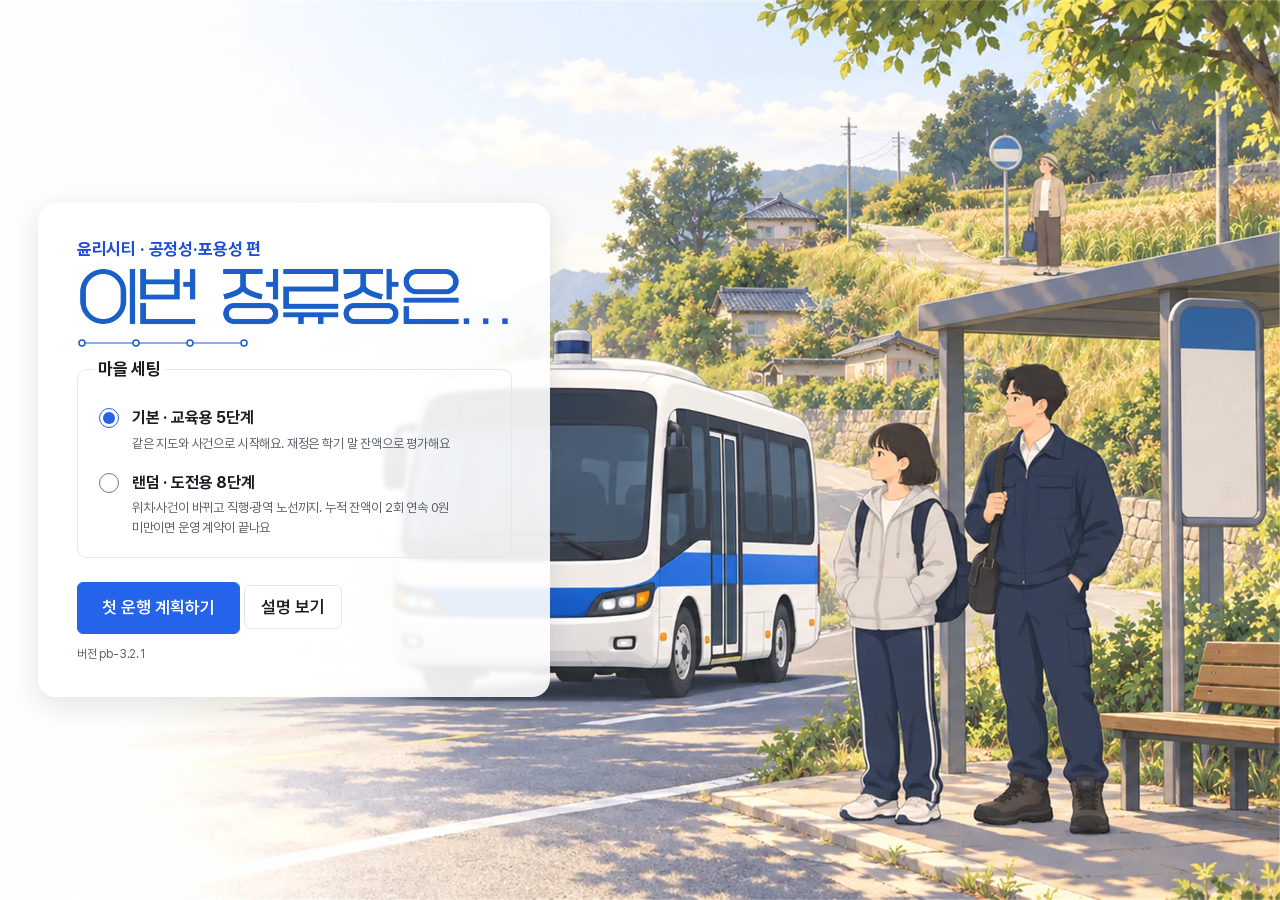
<file: index.html>
<!doctype html>
<html lang="ko">
<head>
<meta charset="utf-8">
<meta name="viewport" content="width=device-width, initial-scale=1">
<meta http-equiv="refresh" content="0; url=publicness/">
<title>이번 정류장은… — AI 마을버스 운영단</title>
<script>location.replace('publicness/' + location.search + location.hash);</script>
</head>
<body><a href="publicness/">게임 시작하기</a></body>
</html>
</file>
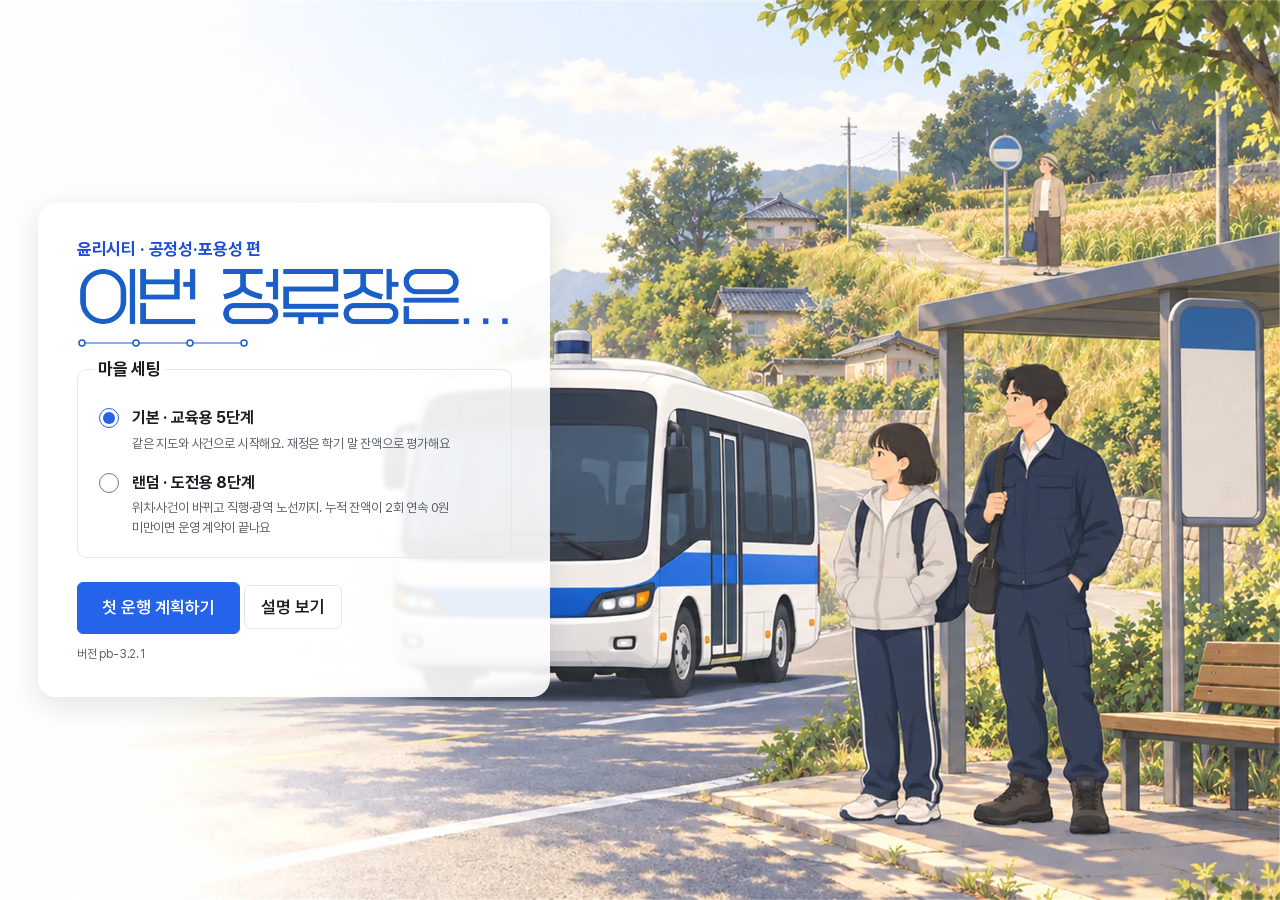
<file: publicness/index.html>
<!doctype html>
<html lang="ko">
<head>
<meta charset="utf-8">
<meta name="viewport" content="width=device-width, initial-scale=1, viewport-fit=cover">
<title>이번 정류장은… — AI 마을버스 운영단</title>
<meta name="description" content="AI 자율주행 마을버스를 운영하며 누구의 이동을 챙길지 고르는 공정성·포용성 시뮬레이션 게임">
<!-- 본문 글꼴 Pretendard는 게임 폴더에 싣는다(css/pretendard.css, assets/fonts — 2026-11-14). 본문 굵기(400)만 미리 받는다.
     http(s)일 때만: file://(더블클릭)에서는 미리 받기가 CORS 오류를 내고 쓰이지도 않는다(@font-face는 file://에서도 읽힌다) -->
<script>if (location.protocol !== 'file:') { const l = document.createElement('link'); l.rel = 'preload'; l.as = 'font'; l.type = 'font/woff2'; l.crossOrigin = ''; l.href = 'assets/fonts/Pretendard-Regular.subset.woff2'; document.head.appendChild(l); }</script>
<link rel="stylesheet" href="css/pretendard.css">
<link rel="stylesheet" href="css/tokens.css">
<link rel="stylesheet" href="css/style.css">
<link rel="stylesheet" href="css/scores.css">
<link rel="stylesheet" href="css/minimal.css">
<link rel="stylesheet" href="css/prestage.css">
<link rel="stylesheet" href="css/mobile.css">
<link rel="stylesheet" href="css/simplified.css">
<link rel="stylesheet" href="css/midday.css">
<link rel="stylesheet" href="css/report.css">
<link rel="stylesheet" href="css/fairness.css">
<link rel="stylesheet" href="css/title-type.css">
<link rel="stylesheet" href="css/rotate.css">
<script src="js/img-fallback.js"></script>
<link rel="stylesheet" href="css/completion-certificate.css">
</head>
<body data-screen="title" class="minimal-ui">
<script src="js/completion-certificate.js" data-game="publicness" data-prefix="PUB" data-title="이번 정류장은…" data-paper="#ffffff" data-ink="#1a1d24" data-accent="#2563eb" data-art="assets/art/title-two-stops.webp" data-art-focus="0.62"></script>
<!-- Match the initial presentation before the title can paint; game initialization is unchanged. -->
<script>if(new URLSearchParams(location.search).get('minimal')==='0')document.body.classList.remove('minimal-ui');</script>
<a class="skip-link" href="#panel">오른쪽 안내로 건너뛰기</a>

<!-- 시작 화면 -->
<section id="screen-title" class="title-screen" aria-labelledby="title-h1">
  <div class="title-copy">
    <p class="eyebrow" id="title-sub">윤리시티 · 공정성·포용성 편</p>
    <h1 id="title-h1" class="series-title"><span class="title-ink bus-word"><span class="title-text">이번 정류장은…</span><img src="assets/title-type/title.png" alt="" aria-hidden="true" onload="this.parentElement.classList.add('is-ready')" onerror="this.parentElement.classList.remove('is-ready')"></span><svg class="title-route" viewBox="0 0 172 12" width="172" height="12" aria-hidden="true" focusable="false"><path d="M5 6H167" fill="none" stroke="currentColor" stroke-width="1.2"/><g fill="white" stroke="currentColor" stroke-width="1.5"><circle cx="5" cy="6" r="3"/><circle cx="59" cy="6" r="3"/><circle cx="113" cy="6" r="3"/><circle cx="167" cy="6" r="3"/></g></svg></h1>
    <p class="title-en" id="title-en">This stop is…</p>
    <p class="hook hook-strong" id="hook-2">아직 정해진 길은 없어요. 우리 마을의 첫 노선을 직접 연결해 보세요.</p>
    <fieldset class="setting">
      <legend>마을 세팅</legend>
      <label class="radio"><input type="radio" name="setting" value="default" checked> <span><b>기본 · 교육용 5단계</b> <span class="mode-desc">같은 지도와 사건으로 시작해요. 재정은 학기 말 잔액으로 평가해요</span></span></label>
      <label class="radio"><input type="radio" name="setting" value="random"> <span><b>랜덤 · 도전용 8단계</b> <span class="mode-desc">위치·사건이 바뀌고 직행·광역 노선까지. 누적 잔액이 2회 연속 0원 미만이면 운영 계약이 끝나요</span></span></label>
      <p class="note" id="seed-note" aria-live="polite"></p>
    </fieldset>
    <button type="button" class="btn btn-primary btn-lg" id="btn-continue" hidden>이어하기</button>
    <p class="note" id="continue-note"></p>
    <button type="button" class="btn btn-primary btn-lg" id="btn-start">첫 운행 계획하기</button>
    <p class="note" id="save-note">진행은 이 브라우저에 자동으로 저장돼요. 새로고침하거나 창을 닫았다가 열어도 ‘이어하기’로 계속할 수 있어요.</p>
    <button type="button" class="btn" id="title-text-toggle" aria-pressed="false">설명 보기</button>
    <p class="app-version" id="title-version">&nbsp;</p><!-- 빈 칸을 미리 잡아 둔다(2026-11-14): 초기화 뒤 버전 글자가 들어오면서 시작 버튼이 10px 밀렸다 -->
  </div>
  <figure class="title-art" aria-hidden="true">
    <img id="title-img" src="assets/art/title-two-stops.webp" alt="" onerror="this.parentNode.classList.add('placeholder'); this.remove();">
    <div class="art-fallback">
      <span class="initial">하늘</span><span class="initial">준</span><span class="initial far">나래</span>
    </div>
  </figure>
</section>

<!-- 게임 화면 -->
<header id="topbar" class="topbar">
  <span class="brand">이번 정류장은…</span>
  <ol id="top-phase" class="phase-steps" aria-label="단계"></ol>
  <span id="top-balance" class="balance"></span>
  <span id="top-deficit" class="deficit-count" hidden></span>
  <span id="save-status" class="save-status" role="status" hidden></span>
  <span class="top-actions">
    <button type="button" class="btn btn-ghost" id="btn-panel-toggle" hidden onclick="PB.App.togglePanel()">패널 접기</button>
    <button type="button" class="btn btn-ghost" id="btn-view-toggle" hidden>지도·텍스트 보기</button>
    <button type="button" class="btn btn-ghost" id="btn-settings" aria-haspopup="dialog">설정</button>
    <button type="button" class="btn btn-ghost" id="btn-help" aria-haspopup="dialog">도움말</button>
  </span>
</header>

<main id="screen-game" class="game">
  <div class="stage-col">
    <div class="map-toolbar" aria-label="지도 시간과 운행 조작">
      <div id="run-controls" role="group" aria-label="운행 시간 조작"></div>
      <div id="map-clock" class="map-clock" aria-label="마을의 시간">
        <div><span id="top-clock" class="clock">05:00</span><span id="clock-period">계획 중</span></div>
        <svg class="day-track" viewBox="0 0 144 40" aria-hidden="true">
          <path d="M12 32 Q72 -14 132 32" fill="none" stroke="currentColor" stroke-opacity=".3" stroke-width="1.5"/>
          <g id="clock-orb" transform="translate(12 32)">
            <g id="clock-sun" hidden><circle r="5" fill="#d69b28"/><path d="M0 -11V-8 M0 8V11 M-11 0H-8 M8 0H11 M-8 -8L-6 -6 M6 6L8 8 M-8 8L-6 6 M6 -6L8 -8" stroke="#b77b0c" stroke-width="1.5"/></g>
            <path id="clock-moon" d="M3 -8 A8 8 0 1 0 7 6 A7 7 0 0 1 3 -8" fill="#667eac"/>
          </g>
        </svg>
        <div class="day-endpoints"><span>05:00</span><span>23:00</span></div>
      </div>
    </div>
    <div id="stage" class="stage" aria-label="마을 지도">
      <svg id="stage-svg" class="stage-svg" role="img" aria-label="마을 도로와 버스 노선 지도"></svg>
      <div id="stage-3d" class="stage-3d" hidden></div>
      <div id="stage-overlay" class="stage-overlay" aria-hidden="true"></div>
    </div>
    <div id="map-strip" class="map-strip"></div>
    <p id="no3d-note" class="note" hidden></p>
    <details id="text-routes" class="text-routes">
      <summary id="text-routes-h">노선·버스 목록 (글로 보기)</summary>
      <div id="text-routes-body"></div>
    </details>
  </div>
  <aside id="panel" class="panel" tabindex="-1" aria-live="off"></aside>
</main>

<dialog id="goal-intro" class="story-dialog" aria-labelledby="goal-intro-h" aria-describedby="story-full" tabindex="-1">
  <div id="story-stage" class="story-stage"><p id="story-stage-title" class="stage-title"></p><p id="story-stage-sub" class="stage-sub"></p></div>
  <img id="story-image" class="story-image" alt="" data-own-fallback>
  <div class="story-tools"><p id="story-phase" class="story-phase" hidden></p><span id="story-count"></span><button type="button" class="btn" id="btn-goal-start">건너뛰고 시작</button></div>
  <div class="story-dialogue">
    <h2 id="goal-intro-h"></h2>
    <p id="goal-intro-text"><span id="story-typed" aria-hidden="true"></span><span id="story-full" class="story-sr"></span></p>
    <div class="story-controls"><span>클릭·터치로 문장 완성 / 다음 장면</span><button type="button" class="btn btn-primary" id="story-next">다음</button></div>
  </div>
</dialog>

<dialog id="help" class="dialog" aria-labelledby="help-h">
  <h2 id="help-h">도움말</h2>
  <!-- 2026-11-02 도움말 단순화(사용자 “애들이 읽겠니?”): 기본은 안내 다시 보기 + 아이콘 4칸 한 줄씩. 긴 규칙·재정·AI 설명은 ‘자세히 보기’ 안(지우지 않음, 텍스트 모드는 펼쳐서) -->
  <p class="help-top"><button class="btn btn-primary" type="button" id="btn-tutorial-replay">첫 노선 안내 다시 보기</button></p>
  <ul class="help-quick">
    <li><svg class="help-ico" viewBox="0 0 24 24" width="28" height="28" aria-hidden="true" focusable="false"><circle cx="5" cy="17" r="2.6"/><circle cx="19" cy="7" r="2.6"/><path d="M7.4 15.6 16.6 8.4"/></svg><b>노선 만들기</b><span>정류장 두 곳을 이어요</span></li>
    <li><svg class="help-ico" viewBox="0 0 24 24" width="28" height="28" aria-hidden="true" focusable="false"><rect x="4" y="4" width="16" height="13" rx="3"/><path d="M4 11h16M8 4v7M16 4v7"/><circle cx="8" cy="19.5" r="1.6"/><circle cx="16" cy="19.5" r="1.6"/></svg><b>버스 옮기기</b><span>버스를 노선으로 끌어요</span></li>
    <li><svg class="help-ico" viewBox="0 0 24 24" width="28" height="28" aria-hidden="true" focusable="false"><path d="M4 6v12l7-6zM12 6v12l7-6z"/></svg><b>출발·배속</b><span>출발하면 하루가 흘러요</span></li>
    <li><svg class="help-ico" viewBox="0 0 24 24" width="28" height="28" aria-hidden="true" focusable="false"><circle cx="12" cy="12" r="8.5"/><path d="M8 9l2 6 2-5 2 5 2-6M7.5 12h9"/></svg><b>돈</b><span>버스마다 보유비가 들어요</span></li>
    <li><svg class="help-ico" viewBox="0 0 24 24" width="28" height="28" aria-hidden="true" focusable="false"><circle cx="4" cy="12" r="2.4"/><circle cx="20" cy="12" r="2.4"/><path d="M6.4 12h2.8M14.8 12h2.8M10.6 9.4l2.8 5.2M13.4 9.4l-2.8 5.2"/></svg><b>구간 지우기</b><span>선을 두 번 누르면 지워져요</span></li><!-- 2026-11-09 교사 플레이테스트 3 -->
  </ul>
  <details id="help-more">
    <summary>자세히 보기</summary>
    <h3>어떻게 하나요?</h3>
    <ul>
      <li>정류장 두 곳 이상을 이어 노선을 만들면 대기 버스 1대가 바로 운행해요. 지도 아래 대기 버스를 노선으로 끌어 놓으면 증차, 노선 위 색 점(2대 이상이면 ×2처럼 표시)을 대기로 끌면 회수, 다른 노선에 놓으면 이동이에요(누르고 고르기·키보드로도 돼요). 같은 노선의 버스는 자동으로 간격을 두고 출발해요. AI 제안은 지도에서 미리 보고 적용할 수 있어요.</li>
      <li>지도에서 정류장을 누르거나 드래그해서 자유롭게 연결해요. 노선 양 끝 어디서든 이어 갈 수 있고, 정류장을 선 위로 끌어 놓으면(또는 선 중간을 정류장으로 당기면) 그 두 정류장 사이에 들어가요. 선을 두 번 누르면(더블클릭·두 번 탭) 그 구간(두 정류장 사이 길)만 없어져요(↶ 되돌리기로 복구). 선 위에 마우스를 올리거나 손가락으로 길게 누르면 이 방법을 다시 알려 줘요. 시작점으로 연결하면 순환하고, 열린 노선은 왕복해요.</li>
      <li>노선은 번호 대신 색과 선 모양으로 구분해요 — 빨강 실선, 초록 이중선, 주황 점선, 파랑 동글 점선. 번호가 필요하면 설정에서 ‘노선 번호 표시’를 켜요.</li>
      <li>두 노선이 <b>모두 정차하는</b> 정류장에서만 한 번 갈아탈 수 있어요. 지도에서 선이 겹치기만 하는 곳은 환승 정류장이 아니에요.</li>
      <li>3단계부터는 운행 중 11:00~15:00에 한 번 ‘노선 고치기 · 한 번’을 눌러 멈추고, 정류장 하나 더하기·빼기나 버스 한 대 옮기기 중 하나를 바꿀 수 있어요. 버스는 가던 정류장까지 간 뒤 바뀐 노선을 따라요. 빠진 정류장에서 내리려던 사람은 다음 정류장에서 내려요. 고친 것은 그날 운행에만 쓰고, 다음 단계 계획은 출발한 모양 그대로예요. 안 써도 괜찮아요.</li>
    </ul>
    <h3>규칙과 재정</h3>
    <div id="help-rules"></div>
    <h3>모의 AI는 무엇을 하나요?</h3>
    <p>외부 인공지능이 아니라, 알려진 기본 수요로 후보 계획을 비교하는 규칙 기반 추천이에요. 후보 노선은 최대 30개이고, 버스 한 대씩 바꿔 보며 가장 좋아지는 계획을 최대 3회 골라요. 가장 좋은 답을 보장하지 않아요.</p>
    <p>AI의 예상은 <b>추가 사건 없는 기본 수요 기준</b>이에요. 실제 운행에는 갑자기 늘어난 수요나 청원 같은 사건이 생길 수 있어 결과가 달라질 수 있어요.</p>
    <h3>숫자에 대해</h3>
    <p>운임·비용·불만·신뢰 수치는 게임을 위해 정한 값이에요. 실제 교통이나 재정, 주민 마음을 잰 값이 아니에요.</p>
    </details>
  <form method="dialog" class="row-actions"><button class="btn" type="submit">닫기</button></form>
</dialog>

<dialog id="settings" class="dialog" aria-labelledby="settings-h">
  <h2 id="settings-h">설정</h2>
  <label class="check"><input type="checkbox" id="opt-sound" checked> 효과음(승객 등장·정류장 안내 차임)</label>
  <label class="check"><input type="checkbox" id="opt-bgm" checked> 배경음악(이어폰을 쓸 때 추천)</label>
  <label class="check"><input type="checkbox" id="opt-motion"> 움직임 줄이기</label>
  <label class="check"><input type="checkbox" id="opt-route-numbers"> 노선 번호 표시(지도·노선 버튼에 번호를 함께 보여요. 노선은 색과 선 모양 — 실선·이중선·점선·동글 점선 — 으로도 구분해요)</label>
  <p class="app-version" id="settings-version"></p>
  <form method="dialog"><button class="btn btn-primary" type="submit">닫기</button></form>
</dialog>

<dialog id="confirm-depart" class="dialog" aria-labelledby="confirm-depart-h">
  <h2 id="confirm-depart-h">이대로 출발할까요?</h2>
  <div id="confirm-depart-body"></div>
  <div class="row-actions">
    <button type="button" class="btn" id="confirm-no">노선 고치기</button>
    <button type="button" class="btn btn-primary" id="confirm-yes">이대로 출발</button>
  </div>
</dialog>

<dialog id="confirm-restart" class="dialog" aria-labelledby="confirm-restart-h">
  <h2 id="confirm-restart-h">처음부터 다시 할까요?</h2>
  <p>저장된 진행과 지금까지의 운행 기록이 사라져요.</p>
  <div class="row-actions">
    <button type="button" class="btn" id="restart-no">아니요</button>
    <button type="button" class="btn btn-primary" id="restart-yes">처음부터</button>
  </div>
</dialog>

<script src="js/config.js"></script>
<script src="js/icons.js"></script>
<script src="js/route-names.js"></script>
<script src="js/rng.js"></script>
<script src="js/graph.js"></script>
<script src="js/demand.js"></script>
<script src="js/elder.js"></script>
<script src="js/schedule.js"></script>
<script src="js/bus-motion.js"></script>
<script src="js/sim.js"></script>
<script src="js/metrics.js"></script>
<script src="js/ride-log.js"></script>
<script src="js/resident-evaluation.js"></script>
<script src="js/advisor.js"></script>
<script src="js/layout.js"></script>
<script src="js/scores.js"></script>
<script src="js/midday.js"></script>
<script src="js/session.js"></script>
<script src="js/stories.js"></script>
<script src="js/narrative.js"></script>
<script src="js/storage.js"></script>
<script src="js/route-pointer.js"></script>
<script src="js/map2d.js"></script>
<script src="vendor/three.min.js"></script>
<script src="js/model-data.js"></script>
<script src="assets/models/bus.js"></script>
<script src="assets/models/zones.js"></script>
<script src="assets/models/env.js"></script>
<script src="js/view3d.js"></script>
<script src="js/route-edit.js"></script>
<script src="js/ui-plan.js"></script>
<script src="js/ui-map-plan.js"></script>
<script src="js/run-pace.js"></script>
<script src="js/ui-run.js"></script>
<script src="js/ui-result.js"></script>
<script src="js/ui-scores.js"></script>
<script src="js/ui-economy.js"></script>
<script src="js/run-compare.js"></script>
<script src="js/stage-notes.js"></script>
<script src="js/choices.js"></script>
<script src="js/ui-fairness.js"></script>
<script src="js/ui-transition.js"></script>
<script src="js/ui-ending.js"></script>
<script src="js/report.js"></script>
<script src="js/ui-report.js"></script>
<script src="js/cutscene.js"></script>
<script src="js/ui-hud.js"></script>
<script src="js/ui-arrival.js"></script>
<script src="js/map-network.js"></script>
<script src="js/app.js"></script>
<script src="js/route-drag.js"></script>
<script src="js/minimal-ui.js"></script>
<script src="js/bgm.js"></script>
<script src="js/rotate-ask.js"></script>
</body>
</html>
</file>
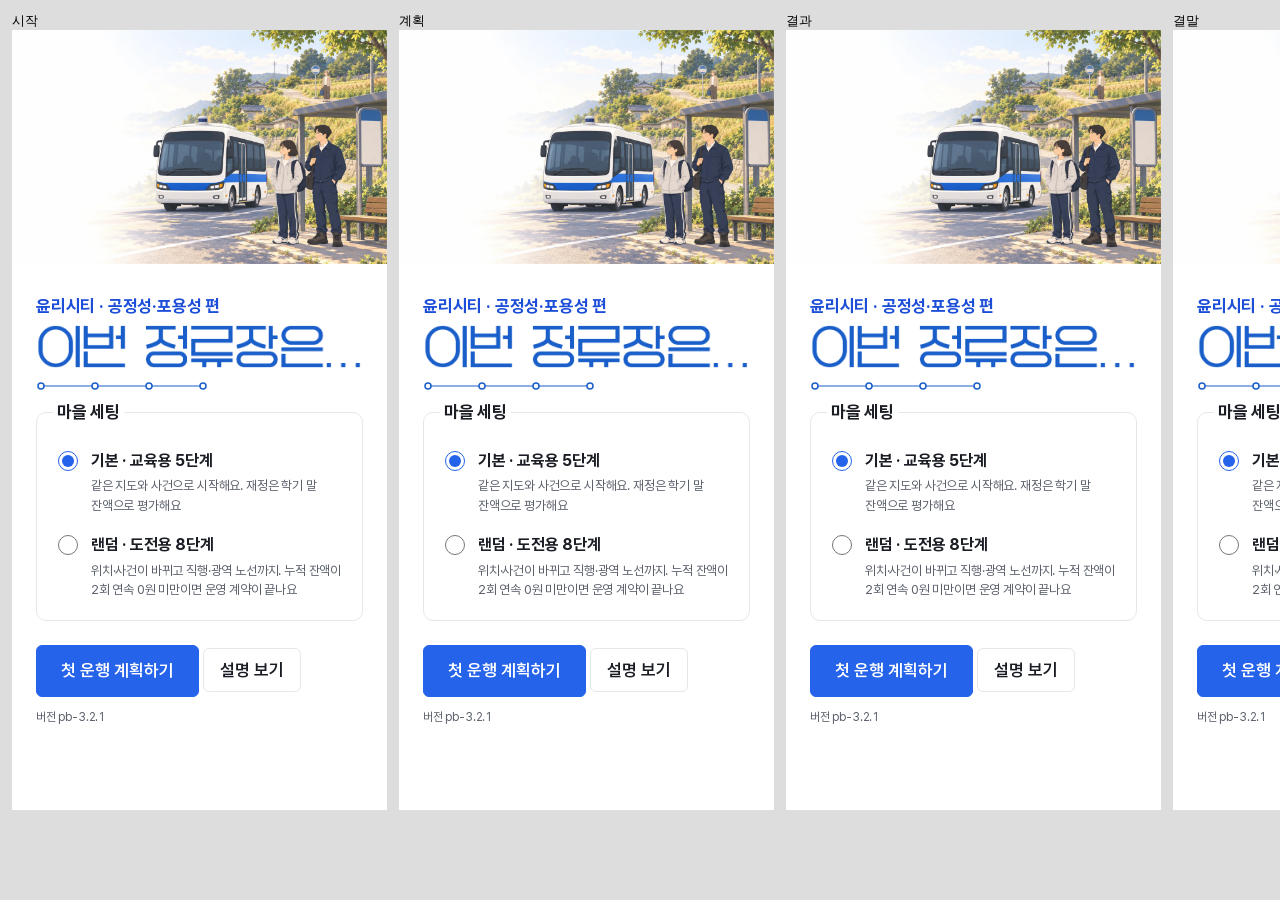
<file: publicness/tests/mobile.html>
<!doctype html>
<html lang="ko"><head><meta charset="utf-8"><meta name="viewport" content="width=device-width, initial-scale=1">
<title>좁은 화면 점검</title>
<style>body{margin:0;display:flex;gap:12px;padding:12px;background:#ddd;font:13px sans-serif}figure{margin:0}iframe{width:375px;height:780px;border:0;background:#fff;display:block}</style>
</head><body>
<figure><figcaption>시작</figcaption><iframe data-name="시작" src="../index.html"></iframe></figure>
<figure><figcaption>계획</figcaption><iframe data-name="계획" src="../index.html?probe=shot-plan"></iframe></figure>
<figure><figcaption>결과</figcaption><iframe data-name="결과" src="../index.html?probe=shot-result"></iframe></figure>
<figure><figcaption>결말</figcaption><iframe data-name="결말" src="../index.html?probe=shot-ending"></iframe></figure>
<script>
// 375px 안에서 가로로 넘치는지(페이지 가로 스크롤) 확인해 결과 블록(probe-out)에 남긴다
(function () {
  var pass = [], fail = [], errors = [];
  function done() {
    var pre = document.createElement('pre'); pre.id = 'probe-out';
    pre.textContent = JSON.stringify({ scenario: 'mobile', pass: pass, fail: fail, errors: errors });
    document.body.appendChild(pre);
  }
  var frames = Array.prototype.slice.call(document.querySelectorAll('iframe')), t = 0;
  (function check() {
    var ready = frames.every(function (f) {
      var d = f.contentDocument; if (!d || d.readyState !== 'complete') return false;
      return !/probe/.test(f.src) || d.getElementById('probe-out');
    });
    if (!ready && t < 200) { t++; return setTimeout(check, 100); }
    frames.forEach(function (f) {
      var d = f.contentDocument, n = f.getAttribute('data-name');
      var probeOut = d.getElementById('probe-out');
      if (probeOut) probeOut.style.display = 'none'; // 프로브 결과 블록은 앱이 아니므로 빼고 잰다
      var sw = d.documentElement.scrollWidth;
      (sw <= 376 ? pass : fail).push(n + ': 가로 넘침 없음 (' + sw + 'px)');
      if (sw > 376) {
        var wide = Array.prototype.filter.call(d.querySelectorAll('body *'), function (e) { var r = e.getBoundingClientRect(); return r.right > 377 && r.width > 0 && !e.closest('.table-wrap'); })
          .filter(function (e) { return !Array.prototype.some.call(e.children, function (c) { return c.getBoundingClientRect().right > 377; }); })
          .slice(0, 6).map(function (e) { return e.tagName + '.' + e.className + '#' + e.id + ' w' + Math.round(e.getBoundingClientRect().width); });
        fail.push(n + ' 넘치는 요소: ' + wide.join(' | '));
      }
      var po = d.getElementById('probe-out');
      if (po) { var r = JSON.parse(po.textContent); (r.fail.length || r.errors.length ? fail : pass).push(n + ': 화면 조작 정상'); }
    });
    done();
  })();
})();
</script>
</body></html>
</file>
<file: publicness/css/pretendard.css>
/*
 * 본문 글꼴 Pretendard를 게임 폴더에 싣는다(2026-11-14) — Pretendard가 깔리지 않은 PC(학교 Windows = 맑은 고딕)에서도 같은 글꼴·같은 글자 폭으로 그려지게.
 * 파일: assets/fonts/Pretendard-*.subset.woff2 = npm pretendard@1.3.9 공식 서브셋 그대로(KS X 1001 한글 2,350자 + 라틴), SIL OFL 1.1 — assets/fonts/OFL-Pretendard.txt
 * 'Pretendard' 이름으로 @font-face를 두면 PC에 깔린 Pretendard 대신 이 파일을 쓴다. 2,350자 밖 글자는 --font 목록의 다음 글꼴(맑은 고딕 등)로 넘어간다.
 * 굵기: CSS가 쓰는 400·500·600·700·800 → 파일 넷(500은 가장 가까운 Regular로 — Medium 파일은 싣지 않음).
 * 본문 굵기(400)는 index.html이 미리 받는다(http(s)일 때만 — file://에서는 미리 받기가 CORS 오류를 낸다. @font-face 자체는 file://에서도 읽힌다).
 */
@font-face { font-family: 'Pretendard'; src: url('../assets/fonts/Pretendard-Regular.subset.woff2') format('woff2'); font-weight: 400; font-style: normal; font-display: swap; }
@font-face { font-family: 'Pretendard'; src: url('../assets/fonts/Pretendard-SemiBold.subset.woff2') format('woff2'); font-weight: 600; font-style: normal; font-display: swap; }
@font-face { font-family: 'Pretendard'; src: url('../assets/fonts/Pretendard-Bold.subset.woff2') format('woff2'); font-weight: 700; font-style: normal; font-display: swap; }
@font-face { font-family: 'Pretendard'; src: url('../assets/fonts/Pretendard-ExtraBold.subset.woff2') format('woff2'); font-weight: 800; font-style: normal; font-display: swap; }
</file>
<file: publicness/css/tokens.css>
/* 시각 토큰(2026-10-27 지도 시각 위계 정리) — 색·선 굵기·배지·글자 크기를 한곳에.
 * 노선 색 --route-1…6은 config.js ui.routeColors가 원본이고 앱이 시작할 때 여기 변수로 넣는다(아래 값은 시작 전 기본값).
 * 의미 색: 파랑 = 누를 수 있는 것, 주황 = 주의, 빨강 = 위험(이름표·배지에서는 위험 상태에만). 노선 색은 사용자가 정한 서울 지하철 계열이라 1번이 빨강 계열. */
:root {
  --route-1: #C4505E; --route-2: #3F9B6B; --route-3: #D98A45; --route-4: #4A9CC2; --route-5: #8D77AA; --route-6: #A97C52; /* 서울 지하철 계열(사용자 결정) */
  --sem-action: #2563EB;   /* 누를 수 있는 것·선택 */
  --sem-caution: #E8890C;  /* 주의(대기 증가 등) */
  --sem-caution-ink: #9A5200;
  --sem-danger: #D62828;   /* 위험(기준 초과·만차·계약 위험) */
  --fs-label: 12px;        /* 지도 이름표·배지 */
  --fs-body: 15px;         /* 본문·버튼 */
  --fs-title: 20px;        /* 제목 */
  --map-label-bg: rgba(255, 255, 255, .94);
  --map-label-ink: #1A1D24;
  --map-casing: #FFFFFF;
}
</file>
<file: publicness/css/style.css>
/* 「이번 정류장은…」 — design.md 페이퍼+딥블루. 90% 무채색 + accent 하나. 노선 색은 범주색(별도) */
:root {
  --bg: #FFFFFF;
  --surface: #F5F5F4;
  --surface-2: #EEEDEB;
  --text: #1A1D24;
  --text-mute: #5B606B;
  --border: #E5E7EB;
  --accent: #2563EB;
  --accent-ink: #1D4ED8;
  --accent-soft: #EAF0FD;
  --warn: #9A3412;
  --warn-soft: #FFF4EC;
  --ok: #166534;
  --radius: 10px;
  --radius-in: 6px;
  --font: Pretendard, "Pretendard Variable", -apple-system, BlinkMacSystemFont, "Apple SD Gothic Neo", "Malgun Gothic", "Noto Sans KR", sans-serif;
  --mono: "D2Coding", "JetBrains Mono", Consolas, monospace;
  color-scheme: light;
}

* { box-sizing: border-box; }
html { -webkit-text-size-adjust: 100%; }
body {
  margin: 0; background: var(--bg); color: var(--text);
  font-family: var(--font); font-size: 17px; line-height: 1.7; letter-spacing: -0.01em; word-break: keep-all; overflow-wrap: anywhere;
}
h1, h2, h3 { line-height: 1.35; margin: 0 0 8px; }
h2 { font-size: 1.35rem; }
h3 { font-size: 1.1rem; }
p { margin: 0 0 12px; }
b, strong { font-weight: 700; }
button, input, select, textarea { font: inherit; color: inherit; }
:focus-visible { outline: 3px solid var(--accent); outline-offset: 2px; }
[hidden] { display: none !important; }

.skip-link { position: absolute; left: -9999px; top: 8px; background: var(--accent); color: #fff; padding: 8px 12px; border-radius: var(--radius-in); z-index: 50; }
.skip-link:focus { left: 8px; }

/* 버튼 */
.btn {
  min-height: 44px; padding: 8px 16px; border-radius: var(--radius-in); border: 1px solid var(--border);
  background: var(--bg); cursor: pointer; font-weight: 600; line-height: 1.3;
}
.btn:hover { background: var(--surface); }
.btn-primary { background: var(--accent); border-color: var(--accent); color: #fff; }
.btn-primary:hover { background: var(--accent-ink); }
.btn-ghost { border-color: transparent; background: transparent; color: var(--text-mute); }
.btn-lg { min-height: 52px; padding: 12px 24px; font-size: 1.05rem; }
.btn-sm { min-height: 44px; padding: 6px 10px; font-size: 0.9rem; }
.btn[aria-pressed="true"], .btn.is-on { background: var(--accent-soft); border-color: var(--accent); color: var(--accent-ink); }
.btn:disabled { opacity: 0.45; cursor: not-allowed; }
.note { color: var(--text-mute); font-size: 0.875rem; }
.app-version { margin: 10px 0 0; color: var(--text-mute); font-size: 12px; font-variant-numeric: tabular-nums; } /* 시나리오 버전(첫 화면 구석·설정 창, 2026-11-11) */
.h-small { font-size: 0.95rem; color: var(--text-mute); font-weight: 700; }
.row-actions { display: flex; gap: 8px; flex-wrap: wrap; justify-content: flex-end; margin-top: 16px; }

/* 시작 화면 */
body:not([data-screen="title"]) #screen-title { display: none; }
body[data-screen="title"] #topbar, body[data-screen="title"] #screen-game { display: none; }
.title-screen { display: grid; position: relative; isolation: isolate; grid-template-columns: 1fr; min-height: max(720px, 100svh); background: #fff; }
.title-copy { position: relative; z-index: 1; padding: 40px clamp(24px, 4vw, 72px); width: min(40vw, 36rem); align-self: center; }
.eyebrow { color: var(--accent-ink); font-weight: 700; margin-bottom: 4px; }
.title-copy h1 { font-size: 2.6rem; font-weight: 800; letter-spacing: -0.02em; margin: 0; }
.title-en { color: var(--text-mute); font-size: 0.95rem; margin-bottom: 32px; }
.hook { font-size: 1.15rem; margin-bottom: 4px; }
.hook-strong { font-weight: 700; margin-bottom: 32px; }
.setting { border: 1px solid var(--border); border-radius: var(--radius); padding: 12px 16px; margin: 0 0 24px; }
.setting legend { font-weight: 700; padding: 0 4px; }
.setting .mode-desc { display: block; margin-top: 2px; font-size: 13px; line-height: 1.5; color: var(--text-mute); }
.emergency-route-note { margin: 4px 0 8px; font-size: 13px; line-height: 1.5; color: var(--text-mute); }
#result-settle { margin: 10px 0 0; padding: 8px 12px; background: var(--surface); border-radius: var(--radius-in); font-size: 14px; line-height: 1.6; }
#result-settle p { display: flex; justify-content: space-between; gap: 12px; margin: 0; }
#result-settle p b { font-variant-numeric: tabular-nums; white-space: nowrap; }
#result-settle p span { min-width: 0; }
#result-settle .settle-final { border-top: 1px solid var(--border); margin-top: 4px; padding-top: 4px; font-weight: 700; }
.trend-line { margin: 8px 0 0; font-size: 14px; line-height: 1.5; color: var(--text-mute); }
.trend-line.warn { color: var(--sem-caution-ink); font-weight: 700; }
.people-hud .trend-line { margin: 0 0 4px; font-size: 12px; }
#result-goal { margin: 6px 0 0; font-size: 14px; line-height: 1.5; }
.depart-checks { margin: 0 0 8px; padding-left: 20px; font-size: 14px; line-height: 1.55; }
.depart-checks li + li { margin-top: 2px; }
.depot-bus .new-tag { align-self: center; }
.radio, .check { display: flex; gap: 10px; align-items: flex-start; min-height: 44px; padding: 8px 0; cursor: pointer; }
.radio input, .check input { flex: none; width: 20px; height: 20px; margin-top: 4px; accent-color: var(--accent); } /* flex: none — 설명이 긴 항목(랜덤)에서 원이 눌려 작아지고 글 시작이 어긋나던 것(2026-11-12) */
.title-art { margin: 0; background: #fff; position: absolute; inset: 0; z-index: 0; overflow: hidden; }
.title-art img { width: 100%; height: 100%; object-fit: contain; object-position: right center; display: block; }
@media (max-width: 1000px) {
  #screen-title { min-height: 100svh; grid-template-columns: 1fr; align-content: start; }
  #screen-title .title-art { position: relative; inset: auto; order: -1; width: 100%; aspect-ratio: 8 / 5; min-height: 0; }
  #screen-title .title-copy { width: 100%; max-width: 42rem; padding: 28px 24px 40px; justify-self: center; }
  #screen-title .title-en { margin-bottom: 20px; }
  #screen-title .hook-strong { margin-bottom: 24px; }
}
.art-fallback { display: none; }
.title-art.placeholder .art-fallback { display: flex; position: absolute; inset: 0; align-items: flex-end; justify-content: center; gap: 16px; padding: 64px; }
.initial { width: 72px; height: 72px; border-radius: 50%; background: var(--bg); border: 2px solid var(--border); display: grid; place-items: center; font-weight: 700; color: var(--text-mute); }
.initial.far { transform: translateY(-160px) scale(0.75); }

/* 상단 바 */
.topbar { display: flex; align-items: center; gap: 16px; padding: 8px 16px; border-bottom: 1px solid var(--border); flex-wrap: wrap; position: sticky; top: 0; background: var(--bg); z-index: 10; }
.brand { font-weight: 800; }
.phase-steps { display: flex; gap: 4px; list-style: none; margin: 0; padding: 0; }
.phase-steps li { font-size: 0.8rem; padding: 2px 8px; border-radius: 999px; color: var(--text-mute); background: var(--surface); }
.phase-steps li.now { background: var(--accent); color: #fff; font-weight: 700; }
.phase-steps li.done { color: var(--text); }
.clock { font-variant-numeric: tabular-nums; font-weight: 700; min-width: 5.5em; }
.map-clock { position: absolute; top: 14px; left: 14px; z-index: 3; width: 162px; padding: 10px 12px 8px; border: 1px solid #d5dce3; border-radius: 10px; background: #f8fafceF; color: #334155; pointer-events: none; }
.map-clock .clock { display: inline-block; min-width: 0; font-size: 27px; line-height: 1.2; letter-spacing: -.04em; }
#clock-period { margin-left: 8px; font-size: 11px; }
.day-track { display: block; width: 100%; height: 40px; overflow: visible; }
.day-endpoints { display: flex; justify-content: space-between; font-size: 10px; color: #64748b; font-variant-numeric: tabular-nums; }
.map-clock[data-daylight="dawn"], .map-clock[data-daylight="dusk"] { background: #fff7eaf2; }
.map-clock[data-daylight="night"] { background: #e9eef8f2; }
@media (max-width: 700px) { .map-clock { top: 8px; left: 8px; width: 138px; padding: 7px 9px; } .map-clock .clock { font-size: 23px; } .day-track { height: 28px; } }
.balance { color: var(--text-mute); font-variant-numeric: tabular-nums; }
.ethics-focus { margin: 14px 0 18px; font-size: .9rem; }
.ethics-focus p { margin: 6px 0 0; }
#route-report { width: 100%; min-width: 0; max-width: 100%; }
#route-report h2 { margin-bottom: 20px; }
#route-report .table-wrap { margin-bottom: 16px; }
.top-actions { margin-left: auto; display: flex; gap: 4px; }

/* 게임 배치 */
.game { display: grid; grid-template-columns: minmax(0, 3fr) minmax(340px, 2fr); gap: 0; min-height: calc(100vh - 62px); }
.stage-col { padding: 16px; border-right: 1px solid var(--border); min-width: 0; }
.stage { position: relative; background: var(--surface); border-radius: var(--radius); overflow: hidden; aspect-ratio: 4 / 3; }
.stage-svg { width: 100%; height: 100%; display: block; }
.stage-3d { position: absolute; inset: 0; background: #9DB57C; } /* 3D는 화면 전체가 풀밭(하늘·원경 배경은 2026-10-27 사용자 결정으로 뺌) */
.stage-overlay { position: absolute; inset: 0; pointer-events: none; }
body[data-screen="run"] .stage::before { content: ''; position: absolute; inset: 0; z-index: 1; pointer-events: none; }
body[data-screen="run"] .stage[data-daylight="dawn"]::before { background: rgba(224, 171, 106, .10); }
body[data-screen="run"] .stage[data-daylight="dusk"]::before { background: rgba(194, 124, 83, .13); }
body[data-screen="run"] .stage[data-daylight="night"]::before { background: rgba(37, 55, 94, .20); }
.text-routes { margin-top: 16px; }
.panel { padding: 24px; overflow-y: auto; max-height: calc(100vh - 62px); position: sticky; top: 62px; outline: none; }
.panel h2:focus { outline: none; }
.panel section + section { margin-top: 32px; }

/* SVG 지도 */
.road { stroke: #C9CCD1; stroke-width: 10; stroke-linecap: round; }
.road-min { fill: var(--text-mute); font-size: 11px; }
.route-line { fill: none; stroke-width: 6; stroke-linecap: round; stroke-linejoin: round; }
.route-line.dim { opacity: 0.3; }
.stop-mark { fill: #fff; stroke-width: 3; pointer-events: none; }
.stop-dot { stroke: var(--text); stroke-width: 2; fill: var(--bg); }
.stop-g { cursor: pointer; }
.stop-g.selectable .stop-dot { stroke: var(--accent); stroke-width: 4; }
.stop-g.selected .stop-dot { fill: var(--accent); }
.stop-g.dim { opacity: 0.35; }
.stop-label { font-size: 13px; font-weight: 700; fill: var(--text); paint-order: stroke; stroke: var(--surface); stroke-width: 4px; }
.wait-badge rect { fill: var(--warn); }
.wait-badge text { fill: #fff; font-size: 11px; font-weight: 700; }
.bus-g rect { stroke: #fff; stroke-width: 2; }
.bus-g text { fill: #fff; font-size: 11px; font-weight: 800; paint-order: stroke; stroke: rgba(0,0,0,.45); stroke-width: 2px; }
.pass-ring { fill: var(--bg); stroke-width: 3; }
.flash .stop-dot { animation: flash 1.2s ease-out; }
@keyframes flash { from { stroke: #9A3412; stroke-width: 8px; } to { stroke: #1A1D24; stroke-width: 2px; } }

/* 말풍선(무대 위) */
.bubble { position: absolute; transform: translate(-50%, -110%); background: var(--bg); border: 1px solid var(--border); border-radius: var(--radius-in); padding: 4px 8px; font-size: 0.8rem; max-width: 14rem; box-shadow: 0 2px 6px rgba(0,0,0,.08); }
.bubble b { color: var(--accent-ink); }
#stage-overlay .bubble[data-kind="noLink"] { pointer-events: auto; cursor: pointer; }
.bubble .bubble-hint { display: block; margin-top: 4px; font-weight: 700; color: var(--accent-ink); }

/* 패널 공통 */
.card { border: 1px solid var(--border); border-radius: var(--radius); padding: 16px; background: var(--bg); }
.card + .card { margin-top: 12px; }
.card-soft { background: var(--surface); border-color: transparent; }
.callout { background: var(--surface); border-left: 4px solid var(--accent); padding: 12px 16px; border-radius: var(--radius-in); }
.callout.warn { border-left-color: var(--warn); background: var(--warn-soft); }
.tag { display: inline-block; font-size: 0.75rem; padding: 0 8px; border-radius: 999px; background: var(--surface-2); color: var(--text-mute); font-weight: 700; }
.kv { display: grid; grid-template-columns: auto 1fr; gap: 2px 12px; font-size: 0.95rem; }
.kv dt { color: var(--text-mute); }
.kv dd { margin: 0; font-variant-numeric: tabular-nums; }
table { border-collapse: collapse; width: 100%; font-size: 0.875rem; font-variant-numeric: tabular-nums; }
th, td { padding: 6px 8px; border-bottom: 1px solid var(--border); text-align: right; white-space: nowrap; }
th:first-child, td:first-child { text-align: left; }
thead th { background: var(--surface); font-weight: 700; }
.table-wrap { overflow-x: auto; }
.route-swatch { display: inline-block; width: 28px; height: 6px; border-radius: 3px; vertical-align: middle; margin-right: 6px; }
ul.plain { list-style: none; padding: 0; margin: 0; }

.dialog { border: 1px solid var(--border); border-radius: var(--radius); padding: 24px; max-width: min(36rem, calc(100vw - 32px)); }
.dialog::backdrop { background: rgba(26, 29, 36, 0.35); }

@media (max-width: 900px) {
  .title-screen { grid-template-columns: 1fr; }
  .title-copy { padding: 32px 16px; }
  .title-art { min-height: 40vh; order: -1; }
  .game { grid-template-columns: 1fr; }
  .stage-col { border-right: 0; padding: 8px 16px; }
  .panel { max-height: none; position: static; padding: 16px; }
  .topbar { gap: 8px; position: static; }
  .top-actions { margin-left: 0; }
}

@media (prefers-reduced-motion: reduce) {
  * { animation: none !important; transition: none !important; }
}
.btn-lg + .note { margin-top: 12px; }

/* 계획 화면 */
.goal-row { display: grid; grid-template-columns: repeat(3, minmax(0, 1fr)); gap: 8px; margin-bottom: 12px; }
.goal-btn { display: flex; flex-direction: column; align-items: flex-start; text-align: left; gap: 2px; padding: 10px 12px; }
.goal-desc { font-weight: 400; font-size: 0.8rem; color: var(--text-mute); line-height: 1.45; }
.goal-btn[aria-pressed="true"] .goal-desc { color: var(--accent-ink); }
.route-head { display: flex; align-items: center; flex-wrap: wrap; gap: 4px; margin-bottom: 8px; }
.chips { display: flex; flex-wrap: wrap; align-items: center; gap: 4px; }
#resident-chips { margin: 12px 0 16px; }
#resident-chips h3 { margin-bottom: 6px; }
.resident-chip { font-size: .9rem; text-align: left; }
#depart-blocker p { margin: 0 0 6px; }
.chip { min-height: 44px; min-width: 44px; padding: 4px 10px; border-radius: 999px; border: 1px solid var(--border); background: var(--bg); font-weight: 700; cursor: pointer; }
.chip.stop { border-color: var(--text); }
.chip.pass { color: var(--text-mute); border-style: dashed; }
.chip:disabled { cursor: default; opacity: 1; }
.chip-sep { color: var(--text-mute); }
.route-card.editing { border-color: var(--accent); box-shadow: 0 0 0 1px var(--accent); }
.next-box { margin-top: 12px; padding: 12px; background: var(--accent-soft); border-radius: var(--radius-in); }
.bus-card select { min-height: 44px; padding: 6px 8px; border: 1px solid var(--border); border-radius: var(--radius-in); background: var(--bg); max-width: 100%; }
.offsets { display: flex; align-items: center; gap: 4px; flex-wrap: wrap; margin: 8px 0; }
#btn-depart[aria-disabled="true"] { opacity: 0.55; }
#rec-card h4, #rec-fourth h4 { margin: 0 0 8px; font-size: 1rem; }
#rec-fourth { margin-top: 16px; }
@media (max-width: 1100px) { .goal-row { grid-template-columns: 1fr; } }

h2[tabindex="-1"]:focus, h3[tabindex="-1"]:focus { outline: none; }

/* 운행·결과 */
.feed { list-style: none; padding: 0; margin: 0; font-size: 0.9rem; }
.feed li { padding: 6px 0; border-bottom: 1px solid var(--border); }
.feed-event { font-weight: 700; }
.feed-full { color: var(--warn); }
#zone-table tfoot th, #zone-table tfoot td { font-weight: 700; border-top: 2px solid var(--border); }

/* 결말 */
.resident-head { display: flex; gap: 12px; align-items: center; margin-bottom: 8px; }
.face { width: 64px; height: 64px; border-radius: 50%; background: var(--surface); flex: none; display: grid; place-items: center; overflow: hidden; font-weight: 700; color: var(--text-mute); }
.face img { width: 100%; height: 100%; object-fit: cover; }
.resident-head h3 { margin: 0; }
.resident-head .note { margin: 0; }
.closing { font-weight: 700; border-left: 4px solid var(--accent); padding-left: 12px; }
details summary { cursor: pointer; min-height: 44px; display: flex; align-items: center; color: var(--accent-ink); font-weight: 600; }
#btn-records { margin: 16px 0; }
#records h4 { margin: 24px 0 8px; }
.zone-subtitle { padding: 6px 0; border-bottom: 1px solid var(--border); }
.textarea { width: 100%; border: 1px solid var(--border); border-radius: var(--radius-in); padding: 8px; margin: 4px 0 12px; }
#reflection label { display: block; font-weight: 600; }
.player-name { font-weight: 700; overflow-wrap: anywhere; word-break: break-all; }

/* 3D 라벨 */
.stage-3d canvas { display: block; width: 100%; height: 100%; }
.labels-3d { position: absolute; inset: 0; pointer-events: none; overflow: hidden; }
.label-3d { position: absolute; transform: translate(-50%, -50%); white-space: nowrap; font-size: 12px; font-weight: 700; }
.stop-name { background: rgba(255,255,255,.85); padding: 0 6px; border-radius: 4px; color: var(--text); }
.wait-num { background: var(--warn); color: #fff; padding: 0 6px; border-radius: 9px; font-size: 11px; }
.bus-num { width: 0; height: 0; } /* 3D 버스 위 탑승 인원 말풍선의 기준점(이름표 없음) */

.panel { min-width: 0; }
/* A village canvas with one editable route, not a wall of operating statistics. */
.game { grid-template-columns: minmax(0, 1fr) minmax(330px, 390px); }
.stage-col { position: sticky; top: 62px; align-self: start; }
.stage { aspect-ratio: auto; height: min(72vh, 720px); min-height: 400px; }
body[data-screen="plan"] .stage::after { content: attr(data-caption); position: absolute; top: 12px; left: 200px; right: 12px; pointer-events: none; font-size: .8rem; color: var(--text-mute); }
@media(max-width:700px){body[data-screen="plan"] .stage::after{left:168px;font-size:.7rem;}}
body[data-screen="plan"] .stage.previewing::after { background: var(--accent-soft); color: var(--accent-ink); padding: 8px 12px; border-radius: 6px; }
body[data-screen="plan"] .stage-svg, body[data-screen="plan"] .stage-3d canvas { touch-action: none; }
.route-drag-guide { position: fixed; height: 3px; background: var(--accent); transform-origin: 0 50%; pointer-events: none; z-index: 999; }
.route-drag-guide.on-line { height: 5px; margin-top: -1px; box-shadow: 0 0 0 2px #fff; } /* 2026-11-09: 정류장을 선 위로 — 놓으면 사이에 들어감 */
.route-tabs { display: flex; flex-wrap: wrap; gap: 6px; margin-bottom: 14px; }
.route-tab { padding: 7px 11px; }
.route-summary { font-size: .9rem; color: var(--text-mute); margin-bottom: 8px; }
.route-card.editing { outline: none; border: 0; box-shadow: none; padding: 0; }
.stop-g.dim { opacity: 1; }
.stop-g.dim .stop-dot { opacity: .65; }
.stop-order { margin: 0; padding: 0 0 0 22px; }
.stop-order li { padding-left: 4px; }
.stop-order li::marker { color: var(--text-mute); font-size: .8rem; }
.stop-order .stop-anchor { border: 0; text-align: left; padding: 5px 8px; min-width: 0; width: calc(100% - 92px); font-weight: 500; }
.stop-order .btn-ghost { padding: 4px 12px; }
.bus-assignment { display: flex; gap: 16px; align-items: center; margin-bottom: 6px; }
.bus-assignment select { flex: 1; min-width: 0; min-height: 44px; border: 1px solid var(--border); border-radius: 6px; padding: 5px; }
.route-card .row-actions { gap: 4px; justify-content: flex-start; }
.route-card .row-actions .btn { font-size: .8rem; padding: 6px 9px; }
.panel section + section { margin-top: 24px; }
#plan-message:empty { display: none; }
#ai-tools { margin: 20px 0; border-top: 1px solid var(--border); }
.goal-row { grid-template-columns: 1fr; }
/* 계획 화면: 스크롤되는 내용(.panel-body)과 그 아래 고정 출발 줄(.depart-bar)을 나눠 버튼이 내용을 덮지 않게 한다 */
body[data-screen="plan"] .panel { display: flex; flex-direction: column; overflow: hidden; height: calc(100vh - 62px); padding-bottom: 0; }
body[data-screen="plan"] .panel-body { flex: 1; min-height: 0; overflow-y: auto; margin: -4px -8px 0; padding: 4px 8px 16px; }
.depart-bar { flex-shrink: 0; padding: 12px 0 16px; border-top: 1px solid var(--border); background: var(--bg); }
#btn-depart { width: 100%; }
.resident-outcomes { padding-left: 20px; margin: 8px 0; }
.resident-outcomes li { margin-bottom: 8px; }
.outcome-lead { font-size: 1.15rem; font-weight: 700; }
.route-line.dim { opacity: .28; stroke-width: 3; }
.preview-route { stroke-dasharray: 8 6; }
.bus-g text.rider-count { fill: var(--text); font-size: 13px; }
.bus-num .rider-count { display: block; position: absolute; bottom: calc(100% + 4px); left: 50%; transform: translateX(-50%); padding: 2px 7px; background: #fff; border: 1px solid var(--text); border-radius: 5px; color: var(--text); font-size: 13px; white-space: nowrap; }
.rider-count .resident-tag { color: var(--accent-ink, var(--accent)); font-weight: 800; }
.stop-name { font-size: 13px; }
.topbar .balance { display: none; }
.deficit-count { font-size: .9rem; font-weight: 700; color: var(--text-mute); font-variant-numeric: tabular-nums; white-space: nowrap; }
.deficit-count.warn { color: var(--warn); }
.deficit-count[hidden] { display: none; }
/* 저장 상태(2026-11-10 검토 3번): 저장이 안 될 때만 상단 바에 두 줄까지. 얇은 전체 테두리(왼쪽 색 띠 없음), 다시 저장되면 숨김 */
.save-status { flex: 0 50 25em; box-sizing: border-box; min-width: 0; max-height: calc(2.6em + 6px); overflow: hidden; padding: 2px 8px; border: 1px solid var(--warn); border-radius: 8px; background: #fff; color: var(--text); font-size: 12px; font-weight: 600; line-height: 1.3; word-break: keep-all; }
.save-status[hidden] { display: none; }
body.save-failed .topbar .brand { display: none; } /* 저장 안내가 떠 있는 동안은 게임 이름 자리를 내준다 — 설정·도움말 버튼이 찌그러지지 않게 */
/* 첫 화면의 경고 두 가지(저장할 수 없는 브라우저 · 깨진 저장본)는 설명을 접어 둔 간단 화면에서도 보인다 */
.minimal-ui:not(.minimal-text) #screen-title .note.is-alert { display: block; color: var(--text); }
.retry-actions { display: flex; flex-wrap: wrap; gap: 8px; align-items: center; margin-top: 16px; }
.retry-actions .note { flex-basis: 100%; margin: 0; }
#result-details { margin: 16px 0; }
@media (max-width: 850px) {
  .game { grid-template-columns: 1fr; }
  .stage-col { position: static; }
  .stage { height: 48vh; min-height: 300px; }
  .panel { position: static; max-height: none; overflow: visible; }
  body[data-screen="plan"] .panel { display: block; height: auto; overflow: visible; padding-bottom: 24px; }
  body[data-screen="plan"] .panel-body { overflow: visible; margin: 0; padding: 0; }
  .depart-bar { position: sticky; bottom: 0; }
}
.stop-drag-handle { cursor: grab; touch-action: none; min-width: 44px; padding: 6px; color: var(--text-mute); }
.stop-drag-handle:active { cursor: grabbing; }
.stop-order li.dragging { opacity: .55; }
.stop-order li.drop-target { outline: 2px solid var(--accent); outline-offset: 2px; border-radius: 6px; }
#btn-undo { margin-bottom: 12px; }
#route-allocation .btn { margin: 4px 4px 0 0; font-size: .85rem; }
.reason-location { text-align: left; width: 100%; }
/* 태블릿 세로 전용: 높이가 낮은 가로 휴대폰은 제외해야 계획 패널이 남는다 */
@media (min-width: 700px) and (max-width: 1000px) and (min-height: 600px) {
  body:not([data-screen="title"]) { height: 100dvh; overflow: hidden; display: flex; flex-direction: column; }
  .topbar { flex-shrink: 0; }
  .game { display: grid; grid-template-columns: 1fr; grid-template-rows: auto minmax(0, 1fr); flex: 1; min-height: 0; overflow: hidden; }
  .stage-col { position: static; padding: 8px 12px 0; min-height: 0; }
  .stage { height: 28dvh; min-height: 220px; max-height: 300px; }
  .text-routes { margin: 4px 0; max-height: 100px; overflow: auto; }
  .panel { position: static; height: 100%; max-height: none; overflow-y: auto; padding: 12px 16px; overscroll-behavior: contain; }
  /* 태블릿 세로: 좁은 화면 규칙보다 뒤에서 계획 패널을 다시 ‘내용 스크롤 + 아래 출발 줄’로 */
  body[data-screen="plan"] .panel { display: flex; flex-direction: column; height: 100%; overflow: hidden; padding-bottom: 0; }
  body[data-screen="plan"] .panel-body { flex: 1; min-height: 0; overflow-y: auto; margin: 0 -8px; padding: 0 8px 12px; }
  .depart-bar { position: static; padding: 8px 0 12px; }
  .panel h2 { margin-bottom: 8px; }
  .panel > .note { margin-bottom: 8px; }
}
/* Full-screen illustrated introductions; source artwork is never cropped. */
body.story-open { overflow: hidden; }
.story-dialog { padding: 0; border: 0; margin: 0; width: 100vw; max-width: none; height: 100dvh; max-height: none; background: #101923; color: #fff; overflow: auto; }
.story-dialog::backdrop { background: #000; }
.story-image { position: absolute; inset: 0; width: 100%; height: 100%; object-fit: contain; }
/* 컷 그림도 예비 그림도 못 불러온 컷(js/cutscene.js): 깨진 그림 아이콘 대신 어두운 바탕만 — 자리는 그대로 둬서(세로 화면 16:9 칸) 대사 위치가 안 바뀐다 */
.story-image.is-missing { visibility: hidden; }
.story-tools { position: absolute; top: max(16px, env(safe-area-inset-top)); left: 24px; right: 24px; display: flex; align-items: center; justify-content: space-between; gap: 16px; }
.story-tools #story-count { background: #17212de6; padding: 4px 12px; border-radius: 6px; }
.story-tools .btn { color: #fff; background: #17212de6; border-color: #a4adb8; }
.story-dialogue { position: absolute; bottom: 0; left: 0; right: 0; padding: 20px max(32px, calc((100vw - 1060px) / 2)) max(20px, env(safe-area-inset-bottom)); background: rgba(15, 25, 38, .91); }
.story-dialogue h2 { color: #a8d5ff; font-size: 1.15rem; }
#goal-intro-text { min-height: 3.6em; font-size: clamp(17px, 1.5vw, 21px); line-height: 1.8; margin: 8px 0 16px; }
.story-controls { display: flex; align-items: center; justify-content: space-between; gap: 16px; }
.story-controls span { font-size: .8rem; color: #c4cfda; }
.story-sr { position: absolute; width: 1px; height: 1px; padding: 0; overflow: hidden; clip-path: inset(50%); white-space: nowrap; }
.story-fade { animation: story-appear .45s ease-out both; }
.story-dialog[data-scene="sol"] .story-fade { animation: story-appear .7s .45s ease-out both; }
.story-dialog[data-scene="sol"] .story-dialogue { animation: story-appear .7s .45s ease-out both; }
.story-dialog[data-scene="ending"] { background: #000; }
.story-dialog[data-scene="ending"] .story-fade, .story-dialog[data-scene="ending"] .story-dialogue { animation: story-appear .7s .45s ease-out both; }
.story-dialog[data-scene="ending"] #goal-intro-text { white-space: pre-line; }
.story-dialog[data-reduced="true"] .story-fade, .story-dialog[data-reduced="true"] .story-dialogue { animation: none; }
@keyframes story-appear { from { opacity: 0; } to { opacity: 1; } }
/* Stage card: dims the current screen before each phase (and before Sol / Yuna·Daeun cuts) */
.story-stage { display: none; }
.story-dialog[data-stage="true"] { background: transparent; }
.story-dialog[data-stage="true"]::backdrop { background: rgba(0, 0, 0, .78); }
.story-dialog[data-stage="true"] .story-image, .story-dialog[data-stage="true"] .story-tools, .story-dialog[data-stage="true"] .story-dialogue { display: none; }
.story-dialog[data-stage="true"] .story-stage { position: absolute; inset: 0; display: flex; flex-direction: column; align-items: center; justify-content: center; gap: 10px; padding: 24px; cursor: pointer; animation: story-appear .35s ease-out both; }
.stage-title { margin: 0; color: #fff; font-size: clamp(44px, 7vw, 88px); font-weight: 800; line-height: 1.1; letter-spacing: .12em; text-transform: uppercase; text-shadow: 0 2px 16px rgba(0, 0, 0, .55); }
.stage-sub { margin: 0; color: #e3e8ee; font-size: clamp(17px, 1.6vw, 22px); letter-spacing: .02em; text-shadow: 0 1px 10px rgba(0, 0, 0, .6); }
.story-dialog[data-reduced="true"] .story-stage { animation: none; }
.story-dialog:focus { outline: none; }
@media (max-aspect-ratio: 1/1) {
  .story-dialog[open] { display: flex; flex-direction: column; justify-content: center; }
  .story-image { position: relative; inset: auto; height: auto; width: 100%; aspect-ratio: 16 / 9; }
  .story-dialogue { position: relative; padding: 24px; }
  .story-tools { z-index: 1; }
  .story-controls { align-items: flex-end; }
}
@media (max-height: 520px) and (min-aspect-ratio: 1/1) {
  .story-dialogue { padding: 10px 24px; }
  #goal-intro-text { font-size: 16px; min-height: 0; margin: 4px 0 8px; }
}
@media (prefers-reduced-motion: reduce) { .story-fade { animation: none; } }
.resident-cards { list-style: none; padding: 0; margin: 16px 0; }
.resident-cards > li { margin: 0; border-bottom: 1px solid var(--border, #dce1e8); }
.resident-card { margin: 0; padding: 0; border: 0; background: transparent; }
.resident-card > summary { display: flex; align-items: center; gap: 14px; padding: 14px 0; cursor: pointer; list-style: none; }
.resident-card > summary::-webkit-details-marker { display: none; }
.resident-card > summary:focus-visible { outline: 2px solid #245cdb; outline-offset: 3px; border-radius: 8px; }
.resident-face { position: relative; display: block; width: 68px; height: 68px; flex: 0 0 68px; overflow: hidden; border-radius: 50%; background: #f0f3f6; }
.resident-face img { position: absolute; width: 112%; max-width: none; left: -6%; top: -2%; }
.resident-identity { display: flex; flex-direction: column; gap: 3px; flex: 1; min-width: 0; }
.resident-identity strong { font-size: 18px; }
.resident-state { font-size: 15px; line-height: 1.6; word-break: keep-all; }
.resident-state.complete { color: #176749; }
.resident-state.incomplete { color: #825016; }
.resident-expand { color: #53657c; }
.resident-card[open] .resident-expand { transform: rotate(45deg); }
.resident-journey { padding: 0 0 18px; }
.resident-journey .journey-leg { font-size: 14px; margin: 5px 0; }
.journey-reason { padding: 12px; background: #f4f6f8; font-size: 15px; line-height: 1.8; border-radius: 8px; }
.resident-times { font-size: 14px; }
.resident-times summary { cursor: pointer; min-height: 32px; }
#learning-dialog { width: min(580px, calc(100vw - 32px)); max-height: calc(100dvh - 32px); overflow-y: auto; padding: clamp(20px, 4vw, 36px); border: 0; border-radius: 12px; }
#learning-dialog::backdrop { background: rgba(12, 21, 35, .68); }
#learning-dialog h2 { font-size: clamp(22px, 3vw, 28px); line-height: 1.5; margin: 8px 0 20px; }
#learning-dialog h2:focus { outline: none; }
.learning-case, .learning-question p { font-size: 17px; line-height: 1.85; word-break: keep-all; }
.learning-question { background: #f3f6fb; border-left: 3px solid #245cdb; padding: 16px 20px; margin: 24px 0; }
.learning-question h3 { font-size: 14px; color: #245cdb; margin: 0 0 8px; }
.learning-question p { margin: 0; }
.learning-source { display: block; font-size: 14px; margin-bottom: 24px; }
#btn-learning-continue { width: 100%; min-height: 48px; }
#run-controls { display: none; position: absolute; top: 14px; right: 14px; z-index: 4; align-items: center; gap: 6px; flex-wrap: nowrap; }
#run-controls .btn { background: #fff; }
body[data-screen="run"] #run-controls { display: flex; }
#run-controls .btn { min-height: 44px; min-width: 44px; white-space: nowrap; }
#run-controls .btn[aria-pressed="true"] { background: var(--accent); color: #fff; border-color: var(--accent); }
body[data-screen="run"] .topbar { position: sticky; top: 0; }
.bubble[data-kind="full"] { border: 2px solid #c62828; }
.bubble[data-kind="full"] .bubble-issue { color: #b71c1c; }
@media (max-width: 700px) {
  #run-controls { top: 8px; right: 8px; gap: 4px; }
  #run-controls .btn { font-size: 13px; padding: 6px; }
}
/* 첫 노선 안내 */
.tutorial-steps { padding-left: 22px; margin: 8px 0 12px; }
.tutorial-steps li { margin-bottom: 6px; }
/* 정류장 이용 규모(이번 단계 승차 요청): 계획 전·계획 중에만 근거 숫자를 보인다 */
.label-3d .stop-load { display: none; font-size: 11px; font-weight: 500; color: var(--text-mute); text-align: center; }
svg .stop-load { display: none; font-size: 11px; fill: #5B606B; }
body[data-screen="plan"] .stop-load, body[data-screen="reveal"] .stop-load { display: block; }
body[data-screen="plan"] svg .stop-load, body[data-screen="reveal"] svg .stop-load { display: inline; }
/* 3D 정류장 이름표는 승강장 앞 가장자리 아래에 매달아 시설을 가리지 않게 한다 */
.label-3d.stop-name { transform: translate(-50%, 2px); }
/* 폰 폭: 운행 조작 버튼은 아이콘만(시계 HUD를 덮지 않게) */
@media (max-width: 480px) { #run-controls .btn-text { display: none; } }
/* 단계 안내 변화 카드 */
.phase-changes { gap: 10px 16px; margin: 12px 0 20px; font-size: 1rem; }
.phase-changes dt { color: var(--text-mute); font-weight: 600; white-space: nowrap; }
.phase-changes dd { margin: 0; }
details.ethics-focus summary { cursor: pointer; }
details.ethics-focus p { margin: 8px 0 0; }
details.ethics-focus summary { list-style: none; }
details.ethics-focus summary::-webkit-details-marker { display: none; }
details.ethics-focus summary::after { content: ' ▾'; color: var(--text-mute); }
details.ethics-focus[open] summary::after { content: ' ▴'; }

/* 운행 화면 ‘지금 운행 상황’ — 4배속에서도 한눈에 */
#run-live { margin: 12px 0 24px; padding: 12px 16px; background: var(--surface); border-radius: var(--radius); }
#run-live h3 { margin: 0 0 8px; }
#run-live h4 { margin: 12px 0 4px; font-size: .95rem; }
.run-counts { margin: 0; }
.run-residents li { padding: 3px 0; }
.run-residents li.done { color: var(--text-mute); }
/* 단계 안내 안의 ‘잠깐 생각해 보기’ */
#learning { margin: 24px 0; }
#learning .learning-question { padding: 12px 16px; background: var(--surface); border-left: 4px solid var(--accent); border-radius: 0 8px 8px 0; }
#learning .learning-source { display: block; margin-top: 4px; font-size: .875rem; }
/* 출발 확인 */
#confirm-depart h3 { margin: 16px 0 6px; font-size: 1rem; }
#confirm-depart .depart-plan li { padding: 2px 0; }
#depart-risks li.final-risk { color: var(--warn-ink, #9a3412); }
#depart-risks .risk-goal { display: block; font-size: .875rem; color: var(--text-mute); }
#depart-risks li.final-risk .risk-goal { color: inherit; font-weight: 700; }
#route-report { margin-top: 24px; }

/* The map is the planning surface; detailed text controls remain available on request. */
body[data-screen="plan"],body[data-screen="reflect"],body[data-screen="result"] { height:auto; min-height:100dvh; overflow:auto; display:block; }
body[data-screen="plan"] .game,body[data-screen="reflect"] .game,body[data-screen="result"] .game { overflow:visible; grid-template-rows:none; }
body[data-screen="plan"] .game { display:grid; grid-template-columns:minmax(0,1fr); }
body[data-screen="plan"] .stage-col { border:0; padding:12px 20px; min-width:0; }
body[data-screen="plan"] .stage { height:calc(100dvh - 330px); min-height:340px; max-height:none; }
body[data-screen="plan"]:not(.plan-text-open) #panel { display:none; }
body[data-screen="plan"].plan-text-open .game { grid-template-columns:minmax(0,1fr) minmax(300px,370px); }
body[data-screen="plan"] #text-routes, body[data-screen="plan"] #no3d-note { display:none; }
#plan-toolbar { max-width:1050px; margin:0 auto; padding:12px 0; }
body:not([data-screen="plan"]) #plan-toolbar,body:not([data-screen="plan"]):not([data-screen="run"]) #map-people,body:not([data-screen="plan"]) #route-buses,body:not([data-screen="plan"]) #drop-highlight,body:not([data-screen="plan"]) #resident-destination,body:not([data-screen="plan"]) #plan-ai-popover { display:none; }
.map-tools-row { display:flex; gap:8px; align-items:center; flex-wrap:wrap; margin:6px 0; }
.map-tools-row .route-tabs { flex:1; margin:0; }
.map-tools-row #btn-depart { width:auto; margin-left:auto; min-height:44px; font-size:16px; padding:8px 16px; }
/* 대기 버스(차고지) — 바깥 radius 14 = 버튼 6 + 안쪽 여백 8 */
#bus-depot { display:flex; flex-wrap:wrap; align-items:center; gap:6px 16px; margin:8px 0; padding:8px; background:var(--surface); border:1px solid var(--border); border-radius:14px; }
#bus-depot.drop-target { background:var(--accent-soft); border:1px dashed var(--accent); }
body.bus-picked #bus-depot { border-style:dashed; }
.depot-head { display:flex; flex-wrap:wrap; align-items:baseline; gap:2px 8px; padding:0 4px; }
.depot-head h3 { margin:0; font-size:15px; }
#depot-count { font-weight:700; font-variant-numeric:tabular-nums; }
.depot-cost { font-size:13px; color:var(--text-mute); }
.depot-buses { display:flex; flex-wrap:wrap; gap:8px; flex:1; }
.depot-bus { display:inline-flex; align-items:center; gap:6px; min-height:48px; padding:4px 12px 4px 6px; touch-action:none; cursor:grab; user-select:none; -webkit-user-select:none; }
.depot-bus .bus-sprite { height:34px; width:auto; display:block; pointer-events:none; }
.depot-bus .depot-id { font-size:14px; }
.depot-bus small { font-size:12px; color:var(--text-mute); font-weight:600; }
.depot-bus[aria-pressed="true"] { outline:3px solid var(--accent); outline-offset:2px; }
.depot-empty { margin:0; font-size:14px; color:var(--text-mute); }
.depot-hint { flex-basis:100%; margin:0; padding:0 4px; font-size:14px; color:var(--accent-ink); }
#bus-rest { min-height:44px; }
.drag-source { opacity:.45; }
body.bus-dragging, body.bus-dragging * { cursor:grabbing !important; user-select:none; -webkit-user-select:none; }
/* 노선별 고정 표시 ‘버스 ×N’ — 노선 색은 테두리·번호 원으로만(그림은 원본 그대로) */
#route-buses { position:absolute; inset:0; pointer-events:none; z-index:9; }
/* 노선 손잡이 = 노선 시작 번호 원(네트워크층과 같은 자리·모양) + 운행 버스 수. 번호 원 중심이 (left, top) */
.route-bus { position:absolute; transform:translate(-14px,-50%); display:flex; align-items:center; gap:2px; padding:2px; background:transparent; border:0; pointer-events:auto; cursor:grab; touch-action:none; user-select:none; -webkit-user-select:none; font:inherit; line-height:1; }
.route-bus::before { content:""; position:absolute; inset:-9px -6px; } /* 손가락용 판정 여유(약 44px) */
.route-bus .route-num { display:inline-grid; place-items:center; width:24px; height:24px; border-radius:50%; background:var(--route); color:#fff; border:2px solid #fff; box-shadow:0 1px 3px rgba(23,35,53,.35); font-size:var(--fs-label); font-weight:700; }
.route-bus .route-count { min-width:16px; padding:1px 4px; border-radius:8px; background:#fff; color:var(--map-label-ink); font-size:var(--fs-label); font-weight:700; text-align:center; font-variant-numeric:tabular-nums; box-shadow:0 1px 2px rgba(23,35,53,.3); }
.route-bus.idle { cursor:pointer; }
.route-bus.idle .route-num { border-style:dashed; }
.route-bus .route-full { display:none; padding:1px 6px; border-radius:8px; background:var(--route); color:#fff; font-size:var(--fs-label); font-weight:700; white-space:nowrap; box-shadow:0 1px 3px rgba(23,35,53,.35); }
.route-bus.is-active .route-full, .route-bus.drop-target .route-full, .route-bus.drag-source .route-full { display:inline-block; }
.route-bus.is-active .route-count, .route-bus.drop-target .route-count, .route-bus.drag-source .route-count { display:none; }
.route-bus.idle.is-active .route-count { display:inline-block; }
.route-bus.idle .route-count { background:var(--warn-soft); color:var(--sem-caution-ink); white-space:nowrap; box-shadow:0 0 0 1px var(--sem-caution); }
.route-bus[aria-pressed="true"] { outline:3px solid var(--accent); outline-offset:2px; }
.route-bus.drop-target, #plan-toolbar .route-tab.drop-target { outline:3px solid var(--route, var(--accent)); outline-offset:2px; }
#drop-highlight { position:absolute; inset:0; width:100%; height:100%; pointer-events:none; z-index:6; }
#drop-highlight polyline { fill:none; stroke-linecap:round; stroke-linejoin:round; }
#drop-highlight .drop-halo { stroke:#fff; stroke-width:18; opacity:.85; }
#drop-highlight .drop-line { stroke-width:10; }
/* 끌고 있는 버스 — 판정 기준점은 포인터(그림은 받침 위에 얹힌 모양) */
#drag-ghost { position:fixed; z-index:100; pointer-events:none; transform:translate(-50%,-75%); display:grid; justify-items:center; gap:4px; }
#drag-ghost::before { content:""; position:absolute; top:34px; width:78px; height:18px; border-radius:50%; background:var(--ring,#9CA3AF); opacity:.55; }
#drag-ghost .ghost-sprite { position:relative; height:52px; width:auto; filter:drop-shadow(0 3px 4px #17233540); }
#drag-ghost .ghost-label { max-width:260px; padding:3px 8px; border-radius:6px; background:#5B606B; color:#fff; font-size:13px; font-weight:600; line-height:1.4; text-align:center; }
#drag-ghost.ok .ghost-label { background:var(--text); }
#map-plan-message { margin:8px 0 0; font-size:14px; line-height:1.5; }
/* AI 제안 패널(2026-11-01 플레이테스트): 넓은 화면은 지도 밖 오른쪽 사이드바(그리드 한 칸 — 지도 틀이 그만큼 줄어 제안 노선이 다 보임),
   좁은 화면은 아래 시트. 제목+닫기 머리, 스크롤되는 본문, 결정 버튼 줄은 아래 고정이라 스크롤 없이 보인다 */
#plan-ai-popover { display:flex; flex-direction:column; min-width:0; background:var(--bg); border-left:1px solid var(--border); }
#plan-ai-popover[hidden] { display:none; }
/* P1-1(2026-11-02): 넓은 화면도 지도를 줄이지 않는다 — 지도 오른쪽 가장자리에 겹쳐 뜨는 패널(자리는 ui-map-plan placeAi가 지도 틀에 맞춤) */
body[data-screen="plan"] #plan-ai-popover { position:fixed; top:72px; right:12px; width:360px; max-height:calc(100dvh - 84px); z-index:60; border:1px solid var(--border); border-radius:14px; box-shadow:0 10px 30px rgba(23,35,53,.22); overflow:hidden; }
.ai-pop-head { display:flex; align-items:center; justify-content:space-between; gap:8px; padding:12px 12px 8px 16px; border-bottom:1px solid var(--border); }
.ai-pop-head h2 { margin:0; font-size:var(--fs-title); }
.ai-close { min-width:44px; min-height:44px; padding:0 8px; font-size:14px; line-height:1; } /* 2026-11-11 플레이테스트 9: ‘닫기’ 글자(26px)가 제목(20px)보다 컸다 — 제목보다 작게 */
.ai-pop-body { flex:1 1 auto; min-height:0; overflow:auto; padding:12px 16px; }
#plan-ai-popover #ai-tools { margin:0; border-top:0; }
#plan-ai-popover #ai-tools>summary { display:none; }
#plan-ai-popover .goal-row { grid-template-columns:1fr; gap:8px; }
.goal-cell .goal-btn { width:100%; }
.goal-cell .goal-desc { margin:4px 2px 0; }
.ai-pop-actions { flex:0 0 auto; display:flex; flex-wrap:wrap; gap:8px; margin:0; padding:10px 16px 14px; border-top:1px solid var(--border); background:var(--bg); }
.rec-criterion { font-size:14px; line-height:1.55; }
.rec-compare { width:100%; table-layout:fixed; border-collapse:collapse; overflow-wrap:anywhere; word-break:keep-all; margin:0 0 10px; font-size:13px; line-height:1.4; font-variant-numeric:tabular-nums; }
.rec-compare th, .rec-compare td { padding:5px 6px; border-bottom:1px solid var(--border); text-align:left; vertical-align:top; font-weight:500; white-space:normal; } /* 2026-11-11 플레이테스트 9: 표 기본값(th, td nowrap)이 남아 ‘주요 인물 기준 충족’이 옆 칸 글자 위로 넘쳤다 */
.rec-compare thead th { font-weight:700; background:var(--surface); }
.rec-compare tbody th { font-weight:700; width:30%; }
.rec-compare td.better { color:var(--ok); } .rec-compare td.worse { color:var(--sem-caution-ink); }
.rec-delta { display:block; font-size:11px; font-weight:700; }
.rec-who { display:block; font-size:11px; font-weight:400; line-height:1.35; color:var(--text-mute); word-break:keep-all; overflow-wrap:anywhere; } /* 인물 이름 목록은 숫자 아래 작은 줄(2026-11-11 플레이테스트 9) */
.rec-compare td.same .rec-delta { color:var(--text-mute); }
#rec-people.rec-people-warn { color:var(--sem-caution-ink); background:#FFF4E5; border-left:3px solid var(--sem-caution); padding:6px 10px; border-radius:var(--radius-in); }
@media (max-width:959px) {
  body[data-screen="plan"].ai-open .game, body[data-screen="plan"].ai-open.plan-text-open .game { grid-template-columns:minmax(0,1fr); }
  body[data-screen="plan"] #plan-ai-popover { position:fixed; left:0; right:0; bottom:0; top:auto; width:auto; z-index:60; max-height:46dvh; border-left:0; border-top:1px solid var(--border); border-radius:16px 16px 0 0; box-shadow:0 -6px 24px #17233529; }
}
#map-people,#resident-destination { position:absolute; inset:0; width:100%; height:100%; pointer-events:none; }
#map-people { z-index:8; }
.map-person { position:absolute; width:38px; height:38px; pointer-events:auto; border:2px solid white; box-shadow:0 1px 5px #17233540; padding:0; cursor:pointer; }
.map-person[aria-pressed="true"] { outline:3px solid var(--accent); }
.map-person-name { position:absolute; bottom:0; left:0; width:100%; color:white; background:#1a1d24b0; font-size:10px; line-height:14px; }
#resident-destination { z-index:7; }
#stage.net-narrow .map-person { width:32px; height:32px; }
#resident-destination line { stroke:var(--accent); stroke-width:2; stroke-dasharray:5 6; }
body[data-screen="result"] .game,body[data-screen="reflect"] .game { display:block; }
body[data-screen="result"]:not(.result-map-open) .stage-col,body[data-screen="reflect"] .stage-col { display:none; }
body[data-screen="result"] #panel,body[data-screen="reflect"] #panel { position:static; max-height:none; height:auto; width:min(100%,920px); margin:0 auto; padding:32px 24px; overflow:visible; }
.result-key-metrics { display:grid; grid-template-columns:1fr 1fr; gap:24px; border-block:1px solid var(--border); padding:24px 0; margin:24px 0; }
.result-key-metrics h3 { font-size:16px; margin:0; }
.result-key-metrics section p { font-size:26px; font-weight:700; margin:8px 0; }
.result-key-metrics section+section { margin-top:0; }
.result-key-metrics>.note { grid-column:1/-1; margin:0; }
.resident-reason { font-size:14px; line-height:1.7; color:var(--text-mute); }
body[data-screen="result"] .resident-cards>li { animation:resident-reveal .35s ease-out both; animation-delay:var(--reveal-delay,0s); }
@keyframes resident-reveal { from {opacity:0;transform:rotateX(-12deg)} to {opacity:1;transform:none} }
.show-all-results .resident-cards>li { animation:none!important; }
#reflection-answer { display:block; width:100%; resize:vertical; padding:12px; margin:12px 0; font:inherit; border:1px solid var(--border); border-radius:8px; }
.reflection-prompt { font-size:18px; line-height:1.8; }
.resource-token { display:inline-block; border:2px solid var(--accent); border-radius:8px; padding:10px 16px; font-weight:700; }
#emergency-dialog label,#emergency-dialog select { display:block; width:100%; margin:8px 0; }
#emergency-dialog select { min-height:44px; font:inherit; }
/* 긴급 조정 창 — 모달이 아니라 오른쪽 패널 맨 위에 붙어 지도를 가리지 않는다 */
#emergency-dialog { position:static; display:block; inset:auto; width:auto; max-width:none; margin:0 0 20px; padding:16px; color:inherit; background:var(--warn-soft); border:2px solid var(--warn); border-radius:12px; }
#emergency-dialog:not([open]) { display:none; }
#emergency-dialog h2 { margin:0 0 8px; font-size:1.15rem; color:var(--warn); }
#emergency-dialog h3 { margin:12px 0 4px; font-size:.95rem; }
#emergency-dialog .row-actions { margin-top:12px; }
.emergency-cause { margin:0; }
.emergency-buses { margin:0; }
.emergency-buses li { padding:2px 0; font-size:.9rem; line-height:1.5; }
.emergency-buses li b { white-space:nowrap; }
.emergency-buses .bus-chip { display:inline-block; width:10px; height:10px; margin-right:6px; border-radius:3px; vertical-align:-1px; }
/* 원인 정류장 경고 고리와 예고 문구(지도 위, 2D·3D 공통) */
.run-alert { position:absolute; z-index:3; width:0; height:0; pointer-events:none; }
.run-alert-ring { position:absolute; left:-30px; top:-30px; width:60px; height:60px; border:4px solid var(--sem-caution); border-radius:50%; box-shadow:0 0 0 3px rgba(255,255,255,.75), 0 0 14px rgba(234,88,12,.45); animation:run-alert-pulse 1.2s ease-in-out infinite; }
.run-alert-label { position:absolute; left:0; top:50px; transform:translateX(-50%); white-space:nowrap; background:var(--sem-caution-ink); color:#fff; font-size:13px; font-weight:700; line-height:1.4; padding:3px 8px; border-radius:6px; box-shadow:0 2px 6px rgba(0,0,0,.18); }
.run-alert[data-kind="wait"] .run-alert-ring { border-color:#D97706; }
.run-alert[data-reduced="true"] .run-alert-ring { animation:none; }
@keyframes run-alert-pulse { 0%,100% { transform:scale(1); } 50% { transform:scale(1.12); } }
@media (prefers-reduced-motion: reduce) { .run-alert-ring { animation:none; } }
@media(prefers-reduced-motion:reduce){body[data-screen="result"] .resident-cards>li { animation:none; }}
@media(max-width:850px){
 body[data-screen="plan"].plan-text-open .game { grid-template-columns:minmax(0,1fr); }
 body[data-screen="plan"] .stage-col { padding:8px; }
 body[data-screen="plan"] .stage { height:52dvh; min-height:300px; }
 body[data-screen="plan"].plan-text-open #panel { height:auto; max-height:none; }
 #plan-toolbar .route-tab { font-size:13px; padding:6px 8px; }
 .depot-bus { padding:4px 8px 4px 4px; }
 .depot-bus .bus-sprite { height:28px; }
 .depot-cost { flex-basis:100%; }
 .map-tools-row #btn-depart { margin-left:0; }
}
.insert-at { display: block; margin: 8px 0; font-size: .9rem; }
.insert-at select { min-height: 36px; margin-left: 4px; }
#picker-done { margin-top: 8px; }
/* 경제 정보(2026-10-27) — 계획 화면 지도 아래 한 줄 + 펼치는 상세, 출발 확인·결과 공통 표 */
#plan-econ { margin:8px 0; padding:8px 12px; border:1px solid var(--border); border-radius:14px; background:var(--bg); }
#plan-econ .econ-line { margin:0; font-size:15px; line-height:1.6; font-variant-numeric:tabular-nums; }
#plan-econ .econ-line small { display:inline-block; margin-left:6px; color:var(--text-mute); font-size:12px; }
.econ-route { margin:4px 0 0; font-size:14px; line-height:1.6; color:var(--text); font-variant-numeric:tabular-nums; }
#plan-econ-more > summary { margin-top:4px; font-size:14px; color:var(--accent-ink); cursor:pointer; }
#plan-econ-more h4 { margin:12px 0 4px; font-size:14px; }
.service-checks { margin:4px 0 8px; padding:0; font-size:14px; line-height:1.6; }
.service-checks li.met b { color:var(--ok); }
.service-checks li.unmet b { color:var(--warn); }
.finance-table td, .route-economy-table td { font-variant-numeric:tabular-nums; white-space:nowrap; }
.route-economy { overflow-x:auto; }
.leased-bus { display:inline-flex; align-items:center; gap:4px; }
.leased-bus .depot-bus small { color:var(--accent-ink); }
#btn-lease { white-space:nowrap; }
#lease-note { flex-basis:100%; padding:0 4px; }
.depot-bus .depot-id, .depot-bus small, .leased-bus .btn { white-space:nowrap; }
/* ── 지도 3층(2026-10-27 시각 위계) ── 배경층(3D 캔버스·2D 지형) / 네트워크층(#net-layer: 노선·정류장·번호 원·이름표) / 상태층(대기 pill·경고·인물 링) */
#net-layer { position: absolute; inset: 0; z-index: auto; pointer-events: none; }
#net-layer .net-svg { position: absolute; inset: 0; overflow: visible; }
#net-layer .net-route-svg { z-index: 2; }
#net-layer .net-status-svg { z-index: 5; }
#net-layer .net-labels { z-index: 7; }
/* Route previews stay on the map; warning bubbles and controls stay above them. */
#stage #drop-highlight { z-index: 2; }
#stage .run-alert { z-index: 10; }
#stage .net-label { background: #fff; }
.net-casing line { stroke: var(--map-casing); stroke-linecap: round; }
.net-lines line { stroke-linecap: round; }
.net-lines line.active { filter: none; }
.net-lines line.express { stroke-dasharray: none; }
.net-stop circle:first-child { fill: #fff; stroke: #1A1D24; stroke-width: 2; }
.net-stop .tick { stroke: #fff; stroke-width: .8; }
.net-stop.pass circle:first-child { stroke: #6B7280; stroke-width: 1.6; stroke-dasharray: 3 2.6; }
/* 2026-11-18 플레이테스트 P2: 노선 선 위에 놓였지만 서지 않는 정류장(2단계 종합운동장 등)은 서는 정류장처럼 보이지 않게 흐리게 */
.net-stop.pass { opacity: .45; }
.net-stop.selected circle:first-child { stroke: var(--sem-action); stroke-width: 3.5; }
.net-stop.muted { opacity: .55; }
.net-stop.flash circle:first-child { stroke: var(--sem-action); stroke-width: 5; }
/* AI 제안 미리보기(2026-11-18 P0-1): 내 계획에서 빠지는 구간 = 회색 점선 + ‘빠짐’, 더는 서지 않는 정류장 = 주의색 테두리 */
#stage.previewing #route-buses { visibility: hidden; } /* 노선 가운데 버스 수 칩은 내 노선 자리라 미리보기 동안 숨김 */
.net-drop line { stroke: #8A9099; stroke-width: 3; stroke-linecap: round; }
.net-stop.dropped circle:first-child { stroke: var(--sem-caution); stroke-width: 3.5; stroke-dasharray: none; }
.net-drop-label { position: absolute; padding: 0 6px; border-radius: 8px; background: #fff; color: #4B5160; border: 1px solid #8A9099; font: 700 var(--fs-label)/1.5 var(--font); white-space: nowrap; }
.net-cap circle { stroke: #fff; stroke-width: 2; }
.net-cap text { font: 700 var(--fs-label)/1 var(--font); }
.net-labels { position: absolute; inset: 0; }
/* 2026-11-02 재검증 P1-5 ②: 카메라가 자리 잡는 동안(map-network ready=false)은 이름표·얼굴을 숨긴다 — 처음 보이는 배치가 마지막 배치 */
#stage.net-settling .net-labels, #stage.net-settling #map-people { visibility: hidden; }
.net-label { position: absolute; display: flex; align-items: center; gap: 4px; padding: 1px 7px; border-radius: 10px; background: var(--map-label-bg); color: var(--map-label-ink); font: 600 var(--fs-label)/1.5 var(--font); white-space: nowrap; box-shadow: 0 1px 3px rgba(23,35,53,.25); }
/* 서쪽(왼쪽)에 놓인 이름표는 오른쪽 끝을 고정하므로 대기 pill·‘새 정류장’ 배지를 앞에 — 이름 글자가 정류장 옆에 그대로(P1-5 ②) */
.net-label[data-anchor="right"] .net-wait, .net-label[data-anchor="right"] .net-new { order: -1; }
.net-wait { padding: 0 5px; border-radius: 8px; background: #EEF0F3; font-variant-numeric: tabular-nums; }
.net-wait.caution { background: var(--sem-caution); color: #fff; }
.net-wait.danger { background: var(--sem-danger); color: #fff; }
/* 예전 표시는 네트워크층이 대신한다: 3D 정류장 이름·대기 숫자, 2D 노선·정류장·대기 배지 */
.labels-3d .stop-name, .labels-3d .wait-num { display: none !important; }
#stage-svg .layer-routes, #stage-svg .layer-stops, #stage-svg .layer-badges { display: none; }
/* 배경층: 설계·운행 중에는 채도 −40%·대비 −20%·밝기 +10%(제목·컷신·결과·엔딩은 원래 색) */
body[data-screen="plan"] #stage-3d canvas.bg-canvas, body[data-screen="run"] #stage-3d canvas.bg-canvas,
body[data-screen="plan"] #stage-svg .layer-terrain, body[data-screen="run"] #stage-svg .layer-terrain { filter: saturate(.6) contrast(.8) brightness(1.1); }
/* 직행(5번)·광역(6번) 노선 표시 — 노선색 위 가운데 줄로 일반 노선과 바로 구분 */
.net-lines .express-stripe { stroke: #fff; stroke-dasharray: 2 7; stroke-linecap: round; }
.net-lines .regional-stripe { stroke: rgba(26,29,36,.75); }
/* 버스 탑승: 차오르는 막대(정원 대비). 숫자는 title */
.label-3d .rider-fill { display: block; width: 30px; height: 7px; padding: 0; border-radius: 4px; border: 1.5px solid #fff; background: linear-gradient(to right, #1A1D24 var(--fill, 0%), rgba(255,255,255,.75) var(--fill, 0%)); box-shadow: 0 1px 2px rgba(0,0,0,.3); font-size: 0; }
.depot-bus[data-bus="7"] .bus-sprite { filter: sepia(.4) hue-rotate(230deg) saturate(1.6) brightness(.6); }

/* 운행 조작: 지도 오른쪽 위 작은 아이콘 묶음(글자 숨김 — aria-label·툴팁) */
#run-controls { gap: 0 !important; padding: 3px; border-radius: 14px; background: rgba(255,255,255,.94); box-shadow: 0 2px 8px rgba(23,35,53,.18); }
#run-controls .btn { min-width: 44px; min-height: 40px; padding: 4px 8px; border: 0; border-radius: 11px; font-size: var(--fs-body); background: transparent; }
#run-controls .btn-text { display: none; }
#run-controls .btn[aria-pressed="true"] { background: var(--sem-action); color: #fff; }

/* 단계 표시: 글자 + 진행 점(지난 단계 점은 눌러 결과 요약) */
.phase-label { font-size: var(--fs-label); font-weight: 700; color: var(--text); white-space: nowrap; }
.phase-steps { gap: 2px; align-items: center; }
.phase-steps li { padding: 0; background: none; font-size: 0; }
.phase-dot { display: block; width: 10px; height: 10px; margin: 0; padding: 0; border-radius: 50%; border: 2px solid var(--text-mute); background: transparent; }
button.phase-dot { width: 24px; height: 24px; border: 0; background: radial-gradient(circle, var(--text) 0 5px, transparent 5.5px); cursor: pointer; }
button.phase-dot:hover { background: radial-gradient(circle, var(--sem-action) 0 6px, transparent 6.5px); }
.phase-steps li.now .phase-dot { border-color: var(--sem-action); background: var(--sem-action); }
.phase-steps li span.phase-dot { margin: 7px; }
.phase-peek { position: absolute; z-index: 60; min-width: 200px; padding: 10px 14px; background: #fff; border: 1px solid var(--border); border-radius: 12px; box-shadow: 0 6px 20px rgba(23,35,53,.18); font-size: var(--fs-label); }
.phase-peek p { display: flex; justify-content: space-between; gap: 12px; margin: 4px 0 0; }

/* 오른쪽 패널 접기: 운행 화면에서 지도가 전체 폭 */
body.panel-collapsed[data-screen="run"] .game { grid-template-columns: minmax(0, 1fr) !important; }
body.panel-collapsed[data-screen="run"] #panel { display: none !important; }
#run-controls .btn[aria-pressed="true"] { background: var(--accent-soft); color: var(--accent-ink); box-shadow: inset 0 0 0 2px var(--sem-action); }

/* 2D 버스층: 네트워크층(z 5) 위 */
.stage-svg-buses { position: absolute; inset: 0; width: 100%; height: 100%; z-index: 6; pointer-events: none; }
.net-leaders line { stroke: #1A1D24; stroke-width: 1.5; stroke-linecap: round; opacity: .75; } /* 이름표–정류장 짧은 연결선(2026-11-01) */

/* 지도 틀 너비를 네트워크 비율에 맞춰 줄였을 때 가운데 */
body[data-screen="plan"] #stage, body[data-screen="run"] #stage { margin-inline: auto; }

/* 3D 버스 층(노선 위) — 클릭은 아래 지도 캔버스가 받는다 */
#stage-3d canvas.bus-canvas { position: absolute; inset: 0; z-index: 6; pointer-events: none; }
#stage-3d .labels-3d { z-index: 7; }

/* 노선 버튼 = 노선 색으로 칠한 버튼(지하철 노선 표시처럼). 고른 노선은 두꺼운 테두리 */
.route-tab.route-color { background: var(--route); border-color: var(--route); color: #fff; font-weight: 700; }
.route-tab.route-color.light { color: #1A1D24; }
.route-tab.route-color:hover { filter: brightness(1.06); }
.route-tab.route-color[aria-pressed="true"] { box-shadow: 0 0 0 3px #fff, 0 0 0 5px #1A1D24; }

/* 시계와 조작부는 지도의 형제 영역: 시설을 덮지 않는다. */
.map-toolbar { display:flex; flex-wrap:wrap; align-items:center; justify-content:space-between; gap:8px; margin:0 0 10px; }
.map-toolbar #map-clock { position:static; order:-1; width:auto; padding:0; border:0; background:none; }
.map-toolbar #map-clock .clock { font-size:24px; }
.map-toolbar .day-track, .map-toolbar .day-endpoints { display:none; }
.map-toolbar #run-controls { position:static; padding:2px; box-shadow:none; border:1px solid var(--border); border-radius:10px; }
body[data-screen="run"] .stage { height:min(66vh, 650px); }
#stage-overlay { z-index:10; }
#stage-overlay .bubble { transform:none; width:max-content; max-width:min(220px, calc(100% - 16px)); background:#fff; line-height:1.5; }
#stage-overlay .run-alert-label { transform:none; white-space:normal; width:max-content; max-width:210px; }
.notice-leader { position:absolute; height:1px; background:var(--sem-caution-ink); transform-origin:0 50%; opacity:.65; }
.map-notice-overflow { display:grid; gap:6px; margin-top:8px; font-size:13px; }
.map-notice-overflow > div { padding:6px 10px; border-left:3px solid var(--sem-caution); background:var(--surface); }
#route-edit-layer { position:absolute; inset:0; z-index:9; pointer-events:none; }
#route-edit-canvas { position:absolute; inset:0; pointer-events:none; }
.route-end-handle { position:absolute; transform:translate(-50%,-50%); width:56px; height:56px; min-height:56px; padding:0; border:0; background:none; border-radius:50%; pointer-events:auto; touch-action:none; cursor:grab; }
.route-end-handle::after { content:''; position:absolute; inset:14px; border:3px solid var(--handle-color); border-radius:50%; box-shadow:0 0 0 2px #fff; }
.route-end-handle:focus-visible { outline:2px solid var(--accent); }
#route-line-tip { position:absolute; max-width:min(260px,calc(100% - 12px)); padding:6px 10px; border-radius:8px; background:#1F2937; color:#fff; font-size:13px; line-height:1.4; pointer-events:none; box-shadow:0 2px 8px #0003; } /* 2026-11-09 구간 지우기 말풍선 */
#route-edit-tooltip { position:absolute; max-width:min(340px,calc(100% - 12px)); padding:7px 10px; border-radius:8px; background:#fff; color:var(--text); box-shadow:0 2px 8px #0003; font-size:12px; line-height:1.5; }
#stage { touch-action:none; }
.route-bus { transform:translate(-50%,-50%); }
@media(max-width:700px) {
  .map-toolbar #run-controls { margin-left:auto; }
  body[data-screen="run"] .stage { height:56dvh; min-height:380px; }
}
.ai-pop-actions .btn { flex:1 1 auto; }

/* P0-2 긴급 조정: 유일한 버스 경고·영향 예상·‘변경 없이 계속’ 권고 */
.emergency-warn { margin: 8px 0 0; padding: 8px 10px; border-radius: 8px; background: #fff4e5; color: var(--sem-caution-ink, #8a4b00); font-weight: 600; line-height: 1.5; }
.emergency-impact { margin: 6px 0 0; font-size: 14px; color: var(--text); font-variant-numeric: tabular-nums; }
.emergency-advice { margin: 8px 0 0; padding: 8px 10px; border-radius: 8px; background: var(--surface); font-weight: 600; line-height: 1.5; }
.emergency-warn[hidden], .emergency-impact[hidden], .emergency-advice[hidden] { display: none; }

/* P1-2(2026-11-02) 운행 조작: 넓은 화면은 아이콘 옆에 짧은 글자(일시정지·1배·2배·다음 멈춤·끝까지·소리), 좁은 화면은 아이콘만(title·aria-label).
   멈춘 동안은 ▶만 강조하고 배속은 고른 값만 옅게. 남은 멈춤이 없으면 ⏭ 흐리게 */
#run-controls .speed-icon { display:inline; }
@media (min-width: 1000px) {
  #run-controls .btn-text { display:inline; margin-left:4px; font-size:13px; font-weight:600; }
  #run-controls .speed-icon { display:none; }
  #run-controls [id^="speed-"] .btn-text { margin-left:0; font-size:var(--fs-body); }
}
/* 소리 켜짐 표시(#run-sound)도 멈춘 동안은 옅게 — ▶ 재개만 강조(P1-2 재수정 2026-11-02) */
#run-controls.is-paused [id^="speed-"][aria-pressed="true"], #run-controls.is-paused #run-sound[aria-pressed="true"], #run-controls.is-paused #run-next[aria-pressed="true"] { background:transparent; box-shadow:inset 0 0 0 1px #c9d3e0; color:var(--accent-ink); }
/* 2026-11-18 P1-4: 소리 켜짐/꺼짐은 아이콘만(sound/mute) — 파란 선택 테두리·바탕은 배속·일시정지/재개에만. 켜져 있어도 누르지 않은 버튼 모양 */
#run-controls #run-sound[aria-pressed], #run-controls.is-paused #run-sound[aria-pressed] { background: transparent; box-shadow: none; color: var(--text); }
#run-controls .btn:disabled { opacity:.4; cursor:not-allowed; }
/* P1-5 ③ 사건 고리(주황 원)가 정류장 이름표를 가리지 않게 이름표를 고리 위로 */
#net-layer .net-labels { z-index: 11; }

/* P1-5 ① 출발 확인 요약 */
#confirm-depart .depart-summary { margin: 8px 0 4px; }
#confirm-depart .depart-summary li { padding: 2px 0; font-weight: 600; }
#confirm-depart .depart-summary li.warn { color: var(--sem-caution-ink); }
/* P2-5(2026-11-02): 넓은 화면 제목 그림이 화면을 채우게(cover, 인물이 있는 오른쪽 기준) — 제목·버튼은 반투명 흰 판 위라 그림 위에서도 읽힘 */
@media (min-width: 1001px) {
  .title-art img { object-fit: cover; object-position: right center; }
  .title-copy { margin: 24px 0 24px clamp(16px, 3vw, 48px); padding: 32px clamp(20px, 3vw, 44px); background: rgba(255,255,255,.9); border-radius: 18px; box-shadow: 0 8px 30px rgba(23,35,53,.12); backdrop-filter: blur(2px); }
}
/* P2-7(2026-11-02): 컷신이 열려 있는 동안 뒤 페이지 스크롤 잠금(결과 화면 위 컷신에 스크롤바가 보이던 것) */
html:has(#goal-intro[open]), body:has(#goal-intro[open]) { overflow: hidden; }

/* P2-6 결과 ‘자세히’ 소제목 접기 */
.detail-sub { margin: 10px 0; border-top: 1px solid var(--border); }
.detail-sub > summary { cursor: pointer; padding: 8px 0; list-style-position: inside; }
.detail-sub > summary > h2, .detail-sub > summary > h3, .detail-sub > summary > h4 { display: inline; margin: 0; font-size: 1rem; }

/* 도움말 단순화(2026-11-02): 아이콘 4칸 한 줄씩, 긴 규칙은 ‘자세히 보기’ 안 */
#help .help-top { margin: 4px 0 12px; }
#help .help-quick { list-style: none; margin: 0 0 12px; padding: 0; display: grid; gap: 8px; }
#help .help-quick li { display: grid; grid-template-columns: 40px auto 1fr; align-items: center; gap: 10px; padding: 10px 12px; border: 1px solid var(--border); border-radius: 12px; background: var(--surface); }
#help .help-quick b { font-size: 15px; white-space: nowrap; }
#help .help-quick span { color: var(--text); font-size: 15px; }
#help .help-ico { fill: none; stroke: var(--accent); stroke-width: 2; stroke-linecap: round; stroke-linejoin: round; }
#help .help-quick li:nth-child(3) .help-ico path { fill: var(--accent); stroke: none; }
#help #help-more { margin: 4px 0 12px; }
#help #help-more > summary { cursor: pointer; font-weight: 700; padding: 6px 0; }
@media (max-width: 420px) { #help .help-quick li { grid-template-columns: 32px 1fr; } #help .help-quick span { grid-column: 2; } }

/* 2026-11-02 재검증 P1-5 ③④: 좁은 화면(≤700px) 계획·운행의 알림 줄 — 지도 바로 아래 늘 같은 높이로 비워 둔다(지도 틀 크기와 무관).
   지도 안에 빈자리가 거의 없는 휴대폰에서 짧은 알림(#minimal-toast)과 빈자리를 못 찾은 단계 배너가 여기에 뜬다 — 이름표·정류장·얼굴·인물 칩을 가리지 않음 */
.map-strip { display: none; }
@media (max-width: 700px) {
  body[data-screen="plan"] .map-strip, body[data-screen="run"] .map-strip { display: flex; flex-direction: column; align-items: stretch; gap: 4px; min-height: 48px; margin: 6px 0 2px; }
}
.map-strip > .in-strip { position: static; transform: none; left: auto; right: auto; top: auto; bottom: auto; margin: 0; max-width: none; width: auto; }
.minimal-toast.in-strip { font-size: 12.5px; line-height: 1.45; padding: 6px 10px; border-radius: 10px; }
.minimal-toast.is-outside { z-index: 45; }
/* 그림을 못 불러온 인물 얼굴 = 이름 첫 글자 동그라미(js/img-fallback.js, 2026-11-12) — 칩·지도 핀·결과·엔딩 카드 공통. 부모 틀(원·크기)은 그대로 쓴다 */
.img-fallback-initial { display: flex; align-items: center; justify-content: center; width: 100%; height: 100%; border-radius: 50%; background: #DCE4EE; color: #1F2E4D; font-weight: 700; font-size: clamp(11px, 45%, 28px); line-height: 1; }
.resident-face .img-fallback-initial, .face .img-fallback-initial { position: absolute; inset: 0; font-size: 1.4em; }
.person-chip-face .img-fallback-initial { position: static; font-size: 14px; }
</file>
<file: publicness/css/scores.css>
/* 두 점수(재정 건전성·이동 수요 충족) — 결과·엔딩 화면. 같은 크기 두 칸, 움직임 없음, 합산 없음 */
.scores { margin: 12px 0 16px; }
.scores h3 { margin: 0 0 8px; font-size: 1rem; }
.score-pair { display: grid; grid-template-columns: 1fr 1fr; gap: 8px; }
.score-box { border: 1px solid var(--border); border-radius: var(--radius); padding: 12px 14px; background: var(--bg); min-width: 0; }
.score-name { margin: 0; font-size: 0.875rem; color: var(--text-mute); }
.score-value { margin: 2px 0 4px; font-size: 1.05rem; font-variant-numeric: tabular-nums; }
.score-value b { font-size: 1.6rem; font-weight: 700; margin-right: 2px; }
.score-value.hold { font-size: 0.95rem; font-weight: 600; color: var(--warn); }
.score-basis { margin: 0; font-size: 0.875rem; color: var(--text); font-variant-numeric: tabular-nums; word-break: keep-all; }
.score-state { margin: 4px 0 0; font-size: 0.8125rem; color: var(--text-mute); word-break: keep-all; }
.score-line { margin: 10px 0 4px; word-break: keep-all; }
.score-sub { margin: 4px 0 0; padding-left: 18px; font-size: 0.9rem; }
.score-sub li { margin: 2px 0; word-break: keep-all; }
.score-sub .low { color: var(--warn); }
.score-tips { margin: 8px 0 0; padding-left: 18px; font-size: 0.9rem; }
.score-tips li { margin: 3px 0; word-break: keep-all; }
.score-method { margin-top: 8px; }
.score-method summary { cursor: pointer; color: var(--accent-ink); font-size: 0.9rem; }
.score-method .kv { margin: 8px 0; }
@media (max-width: 420px) { .score-pair { grid-template-columns: 1fr; } }
</file>
<file: publicness/css/minimal.css>
.minimal-switches{display:flex;gap:6px;justify-content:flex-end;padding:4px 12px}.minimal-switches .btn{font-size:12px;padding:6px 10px}
body:not(.minimal-ui) #minimal-signals,.minimal-text #minimal-signals{display:none}
.minimal-ui:not(.minimal-text) #title-sub,.minimal-ui:not(.minimal-text) #title-en,.minimal-ui:not(.minimal-text) #hook-2,.minimal-ui:not(.minimal-text) #screen-title .note{display:none}
.minimal-ui:not(.minimal-text) .setting .radio b{display:block;font-size:16px}
.minimal-ui:not(.minimal-text)[data-screen=plan] #plan-econ,.minimal-ui:not(.minimal-text) #map-plan-message,.minimal-ui:not(.minimal-text) .depot-cost,.minimal-ui:not(.minimal-text) #depot-hint,.minimal-ui:not(.minimal-text) .depot-empty,.minimal-ui:not(.minimal-text) #depot-h,.minimal-ui:not(.minimal-text) #no3d-note,.minimal-ui:not(.minimal-text) #text-routes,.minimal-ui:not(.minimal-text)[data-screen=run] #panel>:not(#emergency-dialog){display:none!important}
.minimal-text #plan-text{display:block!important}.minimal-text #plan-text>*{display:revert}.minimal-text #text-routes{display:block!important}
#minimal-signals{position:absolute;inset:0;z-index:8;pointer-events:none;overflow:hidden}.minimal-profit{position:absolute;right:18px;top:14px;color:#2465b5;padding:7px 12px;background:#ffffffed;border-radius:12px;text-align:right;box-shadow:0 2px 12px #18212f14}.minimal-profit small{display:block;font-size:11px}.minimal-profit strong{font-size:28px;line-height:1.15;font-variant-numeric:tabular-nums}.minimal-profit.negative,.minimal-result-profit.negative{color:#b95c1c}
.minimal-service{position:absolute;width:0;height:0}.minimal-service i{position:absolute;width:6px;height:10px;margin:-5px -3px;border:1px solid #667568;border-radius:3px;background:#fff;transform-origin:3px 5px}.minimal-service i.filled{background:#3b8267;border-color:#285d48}.minimal-service b{position:absolute;left:18px;top:12px;background:white;color:#286347;border-radius:50%;font-size:16px;line-height:20px;width:20px;text-align:center}
.minimal-hand{position:absolute;font-size:34px;filter:drop-shadow(0 2px 2px #ffffff);animation:minimal-drag 2.6s ease-in-out infinite;transform-origin:top left}@keyframes minimal-drag{0%,15%{transform:translate(0,0);opacity:0}25%{opacity:1}80%{transform:translate(var(--demo-x),var(--demo-y));opacity:1}100%{transform:translate(var(--demo-x),var(--demo-y));opacity:0}}
.minimal-toast{position:absolute;bottom:14px;left:50%;transform:translateX(-50%);z-index:20;max-width:calc(100% - 28px);background:#22332ff2;color:white;padding:9px 13px;border-radius:12px;font-size:13px;pointer-events:none}.minimal-toast[hidden]{display:none}
.minimal-ui:not(.minimal-text) #panel:has(#minimal-reflection)>:not(h2):not(#minimal-reflection):not(#reflection-next){display:none}.minimal-reflection{display:grid;grid-template-columns:1fr 1fr;gap:14px;margin:24px 0}.minimal-reflection .btn{min-height:120px;white-space:normal}.minimal-reflection .btn[aria-pressed=true]{border:3px solid #3d8265;background:#eef6f1}.minimal-text #minimal-reflection,body:not(.minimal-ui) #minimal-reflection{display:none}
.minimal-result{padding:16px 0}.minimal-result ul{display:flex;gap:14px;list-style:none;padding:0;flex-wrap:wrap}.minimal-result li{flex:1;min-width:150px;padding:16px;border:1px solid #d4ddd7;border-radius:14px}.minimal-result img{width:72px;height:72px;object-fit:cover;border-radius:50%;display:block;margin-bottom:10px}.minimal-result-profit{font-size:30px;color:#2465b5}.minimal-result-details{margin:16px 0}.minimal-text #minimal-result,body:not(.minimal-ui) #minimal-result{display:none}
.minimal-ui:not(.minimal-text) #panel:has(#btn-begin-plan)>p,.minimal-ui:not(.minimal-text) #phase-finance{display:none}
.minimal-ui:not(.minimal-text) #emergency-dialog>p,.minimal-ui:not(.minimal-text) #emergency-buses{display:none}
@media(prefers-reduced-motion:reduce){.minimal-hand{animation:none;opacity:.8}.minimal-hand:after{content:'↗';font-size:24px}}
.minimal-ui:not(.minimal-text) #stage:before,.minimal-ui:not(.minimal-text) #stage:after{content:none!important}
@keyframes minimal-drag{0%,12%{transform:translate(0,0);opacity:0}20%{opacity:1}55%,60%{transform:translate(var(--demo-mid-x),var(--demo-mid-y));opacity:1}86%{transform:translate(var(--demo-x),var(--demo-y));opacity:1}100%{transform:translate(var(--demo-x),var(--demo-y));opacity:0}}
.minimal-ui:not(.minimal-text)[data-screen=run] .game{grid-template-columns:minmax(0,1fr)}
.minimal-ui:not(.minimal-text)[data-screen=run] #panel:not(:has(#emergency-dialog)){display:none}
/* 머리말 보기 버튼은 하나만(2026-11-01): 미니멀 화면은 ‘지도·텍스트 보기’(#minimal-text-toggle), 기본 화면은 3D·지도 전환(#btn-view-toggle) */
.minimal-ui #btn-view-toggle,body:not(.minimal-ui) #minimal-text-toggle{display:none}.minimal-switches{padding:0;margin-left:auto}
#minimal-profit{position:static;margin-left:auto;padding:3px 10px;box-shadow:none;background:none}#minimal-profit strong{font-size:26px}#minimal-profit small{font-size:10px}
.minimal-loss{display:block;color:#b95c1c;margin-top:6px}.minimal-emergency-buses{display:flex;gap:6px;flex-wrap:wrap;margin:8px 0}.minimal-emergency-buses .btn{padding:6px 10px}.minimal-emergency-buses [aria-pressed=true]{border:2px solid #3d8265}
.minimal-ui:not(.minimal-text) .route-economy>.note:last-child{display:none}
.minimal-cost-tooltip{position:fixed;z-index:100;max-width:min(290px,calc(100vw - 16px));background:#22332f;color:white;padding:12px;border-radius:10px;font-size:13px;line-height:1.5;pointer-events:none}
.minimal-text .minimal-emergency-buses,body:not(.minimal-ui) .minimal-emergency-buses{display:none}
.minimal-ui:not(.minimal-text) #emergency-dialog>h3{display:none}
@media(max-width:700px){.minimal-ui:not(.minimal-text) .topbar{gap:6px}.minimal-ui:not(.minimal-text) .topbar .btn{padding:6px 8px;font-size:12px}}
/* 2026-11-01 플레이테스트: 금액 표시(노선 없음 안내·운행 중 지금까지+예상)·배차 간격 짧은 꼴·긴급 조정 미리 보기 */
#minimal-profit.empty{color:var(--text-mute);align-self:center}#minimal-profit.empty small{font-size:13px}
#minimal-profit .minimal-profit-expected{display:inline;margin-left:8px;font-size:12px;color:var(--text-mute);font-variant-numeric:tabular-nums}
.emergency-preview{margin:10px 0 4px;padding:8px 10px;border-radius:var(--radius-in);background:var(--accent-soft);color:var(--accent-ink);font-size:14px;font-weight:600}
.emergency-preview:empty{display:none}

/* P0-1(2026-11-02) 운행 상황 서랍: 헤더 ‘운행 상황 보기’ → 지도 위에 겹쳐 연다(지도 칸 크기는 그대로). 긴급 조정 중에는 원래대로 옆 칸 */
.minimal-ui:not(.minimal-text):not(.minimal-emergency).run-drawer[data-screen=run] #panel:not(:has(#emergency-dialog)){display:block;position:fixed;z-index:60;top:var(--drawer-top,72px);right:12px;bottom:auto;left:auto;width:min(380px,calc(100vw - 24px));max-height:calc(100dvh - var(--drawer-top,72px) - 12px);height:auto;overflow:auto;padding:16px 18px;background:#fff;border:1px solid var(--border);border-radius:14px;box-shadow:0 10px 30px rgba(23,35,53,.22)}
@media(max-width:700px){.minimal-ui:not(.minimal-text):not(.minimal-emergency).run-drawer[data-screen=run] #panel:not(:has(#emergency-dialog)){top:auto;right:0;left:0;bottom:0;width:auto;max-height:62dvh;border-radius:16px 16px 0 0;border-bottom:0}}
/* 운행 중 인물 칩은 가로 스크롤 대신 줄바꿈, 긴급 조정 창이 뜨면 시각·구간 글자를 줄여 모두 보이게 */
body[data-screen=run] .people-hud-row{flex-wrap:wrap;overflow-x:visible}
body.minimal-emergency[data-screen=run] .person-chip-time,body.minimal-emergency[data-screen=run] .person-chip-trip{display:none}
.minimal-ui:not(.minimal-text):not(.minimal-emergency).run-drawer[data-screen=run] #panel>#run-live,.minimal-ui:not(.minimal-text):not(.minimal-emergency).run-drawer[data-screen=run] #panel>#run-live~h3,.minimal-ui:not(.minimal-text):not(.minimal-emergency).run-drawer[data-screen=run] #panel>#run-feed{display:block!important}
.minimal-ui:not(.minimal-text):not(.minimal-emergency).run-drawer[data-screen=run] #panel>#run-live{margin-top:0}
/* P0-2: 유일한 버스 경고·영향 예상·권고는 미니멀 화면에서도 보인다 */
.minimal-ui:not(.minimal-text) #emergency-dialog>p.emergency-warn:not([hidden]),.minimal-ui:not(.minimal-text) #emergency-dialog>p.emergency-impact:not([hidden]),.minimal-ui:not(.minimal-text) #emergency-dialog>p.emergency-advice:not([hidden]),.minimal-ui:not(.minimal-text) #emergency-dialog>p.emergency-route-note:not([hidden]){display:block}
/* P1-1(2026-11-02): 예상 수지 자리는 처음부터 같은 높이로 잡아 둔다(노선이 생기며 숫자가 커질 때 인물 칩·지도가 밀려 내려가던 것) */
#minimal-profit{min-height:56px;box-sizing:border-box}#minimal-profit.empty{display:flex;align-items:center;align-self:auto}

/* P1-4 공공서비스 정류장 이름표 옆 정차 횟수(채우면 초록) */
.net-label .net-service{box-sizing:border-box;font-variant-numeric:tabular-nums;padding:0 6px;border-radius:8px;background:#eef1ee;color:#41504a;font-size:11px;font-weight:700;white-space:nowrap}.net-label .net-service.done{background:#3b8267;color:#fff}

/* P1-4 예상 수지 내역(누르거나 올리면) */
#minimal-profit{position:relative;top:auto;cursor:pointer}/* 2026-11-18 P1-4: .minimal-profit의 top:14px가 relative에도 걸려 수지 줄이 14px 내려가 #run-controls를 덮었다 */#minimal-profit:focus-visible{outline:2px solid var(--accent);outline-offset:2px;border-radius:8px}
.minimal-profit-detail{position:absolute;right:0;top:100%;z-index:70;min-width:220px;margin:4px 0 0;padding:8px 12px;list-style:none;background:#fff;border:1px solid var(--border);border-radius:10px;box-shadow:0 8px 24px rgba(23,35,53,.18);font-size:13px;color:var(--text)}
.minimal-profit-detail .detail-head{display:block;margin-top:4px;font-size:12px;font-weight:700;color:var(--text-mute)}.minimal-profit-detail[hidden]{display:none}.minimal-profit-detail li{display:flex;justify-content:space-between;gap:16px;padding:2px 0}.minimal-profit-detail b{font-variant-numeric:tabular-nums}
</file>
<file: publicness/css/prestage.css>
/* 2026-11-01 단계 전 설명을 결과 화면으로 — 지도 도착 신호·1단계 코치·인물 HUD·결과 화면 배치.
 * 색은 기존 토큰만(파랑 = 누를 것, 주황 = 주의). 움직임은 짧게, 움직임 줄이기에서는 멈춘다. 중첩 라운드: 바깥 = 안쪽 + 여백 */

/* ── 컷: 단계 이름이 그림보다 먼저(검은 화면 대신 짙은 바탕 + ‘3단계 · 변화기’) ── */
.story-phase { margin: 0; padding: 4px 12px; border-radius: 6px; background: #17212de6; color: #fff; font-weight: 700; font-size: 15px; }
.story-dialog[data-phase-head="true"] { background: #1f3343; }
.story-dialog[data-phase-head="true"] .story-fade, .story-dialog[data-phase-head="true"] .story-dialogue { animation-delay: 0s; animation-duration: .25s; }
.story-tools #story-count[hidden] { display: none; }

/* ── 지도 배너(첫 클릭·3초 뒤 사라짐) ── */
.map-banner { position: absolute; top: 12px; left: 12px; right: 12px; width: fit-content; z-index: 12; margin: 0 auto; padding: 7px 14px;
  border-radius: 999px; background: #1f2a37f0; color: #fff; font-size: 14px; font-weight: 600; line-height: 1.5; text-align: center; pointer-events: none; box-shadow: 0 4px 14px #17233533; }
@media (max-width: 700px) { .map-banner { top: 64px; font-size: 13px; border-radius: 12px; } }
/* 빈자리가 모자라면 작은 글씨로(ui-arrival placeBanner, P1-5 ④) */
.map-banner.is-compact { padding: 3px 9px; font-size: 12px; line-height: 1.4; border-radius: 10px; }
.map-banner.is-outside { z-index: 40; right: auto; margin: 0; }

/* ── 새 정류장: 고리(2.6초) + 이름표 배지 ── */
.net-stop .new-ring { fill: none; stroke: var(--sem-action); stroke-width: 3; transform-box: fill-box; transform-origin: center; animation: new-ring 1.3s ease-out 2; }
@keyframes new-ring { from { opacity: 1; transform: scale(.7); } to { opacity: 0; transform: scale(1.5); } }
.net-label .net-new { padding: 0 6px; border-radius: 8px; background: var(--sem-action); color: #fff; font-size: 11px; font-weight: 700; line-height: 1.6; }
/* ── 새 버스: 대기 칸에서 반짝임 ── */
.depot-bus.is-new { position: relative; animation: new-bus 0.9s ease-in-out 3; box-shadow: 0 0 0 3px var(--sem-action); }
@keyframes new-bus { 50% { box-shadow: 0 0 0 7px #2563eb40; } }

.map-person.is-new { animation: new-face 0.9s ease-in-out 3; box-shadow: 0 0 0 4px var(--sem-action); }
@keyframes new-face { 50% { box-shadow: 0 0 0 9px #2563eb40; } }
/* ── 1단계 첫 노선 코치(말풍선 + 손가락) ── */
.first-coach { position: absolute; z-index: 13; width: min(260px, calc(100% - 16px)); padding: 12px 14px 10px; border-radius: 14px; background: #fff; color: var(--text);
  box-shadow: 0 6px 22px #17233540; border: 2px solid var(--sem-action); }
.first-coach .coach-title { margin: 0 0 2px; font-size: 13px; font-weight: 700; color: var(--accent-ink); }
.first-coach .coach-text { margin: 0; font-size: 16px; font-weight: 600; line-height: 1.5; }
.first-coach .coach-close { margin-top: 6px; padding: 2px 8px; font-size: 13px; }
.first-coach[data-step="done"] { border-color: var(--ok); }
@media (max-width: 500px) { .first-coach { width: min(210px, calc(100% - 16px)); padding: 8px 10px 6px; } .first-coach .coach-text { font-size: 15px; } }
/* P1-1(2026-11-02 재수정): 지도에 빈자리가 모자라면 상자를 줄인다(ui-arrival place가 큰 것부터 재 봄) — 작게: 제목·닫기 한 줄, 글자 14px / 한 줄: 제목은 화면 읽기용으로만, 글 한 줄 + 닫기 */
.first-coach.is-compact { display: grid; grid-template-columns: 1fr auto; align-items: center; column-gap: 6px; width: max-content; max-width: min(196px, calc(100% - 16px)); padding: 5px 8px 7px; border-radius: 12px; }
.first-coach.is-compact .coach-title { grid-column: 1; grid-row: 1; margin: 0; font-size: 12px; }
.first-coach.is-compact .coach-close { grid-column: 2; grid-row: 1; margin: 0; padding: 0 6px; min-height: 0; font-size: 12px; line-height: 1.6; }
.first-coach.is-compact .coach-text { grid-column: 1 / -1; grid-row: 2; font-size: 14px; line-height: 1.4; }
.first-coach.is-line { max-width: calc(100% - 12px); padding: 2px 3px 2px 10px; border-radius: 999px; }
.first-coach.is-line .coach-title { position: absolute; width: 1px; height: 1px; overflow: hidden; clip-path: inset(50%); white-space: nowrap; }
.first-coach.is-line .coach-text { grid-column: 1; grid-row: 1; font-size: 13px; line-height: 1.35; }
.first-coach.is-line .coach-close { grid-column: 2; grid-row: 1; line-height: 1.35; }
.coach-finger { position: absolute; z-index: 13; width: 0; height: 0; pointer-events: none; }
.coach-finger svg { position: absolute; left: -6px; top: 4px; filter: drop-shadow(0 2px 2px #0005); animation: coach-press 1.2s ease-in-out infinite; }
.coach-finger .coach-tap { position: absolute; left: -20px; top: -20px; width: 40px; height: 40px; border-radius: 50%; border: 3px solid var(--sem-action); animation: coach-tap 1.2s ease-out infinite; }
.coach-finger[hidden] { display: none; }
@keyframes coach-press { 0%, 100% { transform: translate(6px, 8px); } 45% { transform: translate(0, 0); } }
@keyframes coach-tap { 0% { transform: scale(.4); opacity: 0; } 45% { opacity: 1; } 100% { transform: scale(1.3); opacity: 0; } }

/* ── 인물 HUD(지도 위 칩 줄) ── */
.people-hud { margin: 0 0 8px; }
.people-hud[hidden] { display: none; }
.hud-goal { margin: 0 0 6px; font-size: 14px; font-weight: 700; color: var(--accent-ink); }
.people-hud-row { display: flex; gap: 6px; overflow-x: auto; padding: 2px 2px 4px; scrollbar-width: thin; }
.person-chip { display: inline-flex; align-items: center; gap: 6px; flex: 0 0 auto; min-height: 40px; padding: 4px 12px 4px 4px; border: 1px solid var(--border); border-radius: 22px;
  background: #fff; color: var(--text); font: inherit; font-size: 14px; line-height: 1.3; cursor: pointer; }
.person-chip:hover { border-color: #b8c4d4; }
.person-chip[aria-pressed="true"] { border-color: var(--sem-action); box-shadow: 0 0 0 2px var(--sem-action); }
.person-chip-face { width: 32px; height: 32px; border-radius: 50%; overflow: hidden; flex: none; background: var(--surface); }
.person-chip-face img { width: 100%; height: 100%; object-fit: cover; display: block; }
.person-chip-time, .person-chip-trip { color: var(--text-mute); font-variant-numeric: tabular-nums; }
.person-chip-count { font-weight: 700; font-variant-numeric: tabular-nums; }
.person-chip.done .person-chip-count { color: var(--ok); }
.person-chip-flag { padding: 1px 7px; border-radius: 9px; background: var(--warn-soft); color: var(--sem-caution-ink); font-size: 12px; font-weight: 700; }
@media (max-width: 500px) { .person-chip { font-size: 13px; gap: 4px; padding-right: 9px; } .person-chip-face { width: 28px; height: 28px; } }
/* 2026-11-11 플레이테스트 4: 두 번째 이동이 다른 곳으로 가는 인물(유나·다은)의 다음 이동 한 줄 ‘20:00 이후 →주거지’ */
.person-chip-next { color: var(--text-mute); font-size: 12px; font-variant-numeric: tabular-nums; white-space: nowrap; }
body[data-screen=run] .person-chip-next { display: none; }
body.rail .person-chip-next, body.phone-p .person-chip-next, body.phone-l .person-chip-next { grid-column: 2 / -1; justify-self: start; font-size: 11px; line-height: 1.3; white-space: normal; overflow-wrap: anywhere; }

/* 경로 강조(칩·지도 얼굴을 누르면): 굵은 노선 색 + 흰 테두리, 처음 몇 번 깜빡임. 없으면 굵은 주황 점선 */
#person-path { position: absolute; inset: 0; z-index: 6; pointer-events: none; overflow: visible; }
#person-path polyline, #person-path line { fill: none; stroke-linecap: round; stroke-linejoin: round; }
#person-path .pp-casing { stroke: #fff; stroke-width: 15; }
#person-path .pp-line { stroke-width: 9; animation: pp-blink .55s ease-in-out 6 alternate; }
#person-path .pp-missing { stroke: var(--sem-caution); stroke-width: 7; stroke-dasharray: 12 9; animation: pp-blink .55s ease-in-out 6 alternate; }
#person-path .pp-ring { fill: none; stroke: var(--sem-action); stroke-width: 4; }
#person-path .pp-ring.to { stroke-dasharray: 6 4; }
#person-path.still .pp-line, #person-path.still .pp-missing { animation: none; }
@keyframes pp-blink { from { opacity: 1; } to { opacity: .35; } }

/* ── 텍스트 모드 단계 안내 ── */
.stage-brief { margin: 4px 0 14px; padding: 12px 14px; border: 1px solid var(--border); border-radius: var(--radius); background: var(--surface); }
.stage-brief h3 { margin: 0 0 6px; font-size: 16px; }
.stage-brief .kv { margin: 0 0 8px; }
#help-rules .kv { margin: 0 0 8px; }
.phase-peek .peek-note { display: block; margin-top: 6px; max-width: 280px; white-space: normal; color: var(--text-mute); }

/* ── 결과 화면 ── */
.result-headline { margin: 6px 0 22px; }
.result-lead { margin: 0 0 12px; font-size: 18px; font-weight: 600; }
.result-big { display: grid; grid-template-columns: repeat(2, minmax(0, 1fr)); gap: 12px; }
.result-stat { display: grid; gap: 2px; padding: 14px 16px; border: 1px solid var(--border); border-radius: var(--radius); background: #fff; }
.result-stat .stat-label { font-size: 14px; font-weight: 700; color: var(--text-mute); }
.result-stat .stat-value { font-size: 34px; line-height: 1.15; font-weight: 800; font-variant-numeric: tabular-nums; color: var(--text); }
.result-stat .stat-value.negative { color: var(--warn); }
.result-stat .stat-sub { font-size: 14px; color: var(--text-mute); font-variant-numeric: tabular-nums; }
.result-people, .result-events, .result-think { margin: 0 0 24px; }
.result-people h3, .result-events h3, .result-think h3 { margin: 0 0 8px; font-size: var(--fs-title); }
.resident-tally { display: inline-block; width: fit-content; align-self: flex-start; justify-self: start; margin-top: 2px; font-size: 13px; font-weight: 600; color: var(--text-mute); }
.resident-tally.impossible { padding: 1px 8px; border-radius: 9px; background: var(--warn-soft); color: var(--sem-caution-ink); }
.resident-tally.done { color: var(--ok); }
.resident-minimap { margin: 10px 0 4px; }
.mini-map { display: block; width: 100%; max-width: 360px; height: auto; aspect-ratio: 4 / 3; border: 1px solid var(--border); border-radius: 10px; background: #f4f6f2; }
.mini-map .mm-route { fill: none; stroke-width: .14; stroke-linecap: round; stroke-linejoin: round; opacity: .35; }
.mini-map .mm-casing { fill: none; stroke: #fff; stroke-width: .5; stroke-linecap: round; stroke-linejoin: round; }
.mini-map .mm-focus { fill: none; stroke-width: .3; stroke-linecap: round; stroke-linejoin: round; animation: pp-blink .55s ease-in-out 6 alternate; }
.mini-map .mm-missing { stroke: var(--sem-caution); stroke-width: .24; stroke-dasharray: .45 .3; animation: pp-blink .55s ease-in-out 6 alternate; }
.mini-map.still .mm-focus, .mini-map.still .mm-missing { animation: none; }
.mini-map .mm-stop { fill: #fff; stroke: #5b606b; stroke-width: .06; }
.mini-map .mm-stop.key { fill: var(--sem-action); stroke: #fff; stroke-width: .08; }
.mini-map .mm-label { font-size: 16.8px; font-weight: 700; fill: #1a1d24; paint-order: stroke; stroke: #fff; stroke-width: 4.8px; } /* 2026-11-18 P1-8: 지도 단위 0.42 × 40배로 쓰고 ui-hud miniMap이 scale(1/40) — 0.42px 글자는 글자 간격이 0이 되어 겹쳤다 */
.result-events ul { margin: 0; }
.result-events li { padding: 4px 0; font-variant-numeric: tabular-nums; }
.result-think { padding: 16px 18px; border: 1px solid var(--border); border-radius: 14px; background: var(--surface); }
.think-bridge { margin: 0 0 12px; font-weight: 700; }
.result-think .learning { margin: 0 0 14px; padding: 14px 16px; border-radius: 10px; background: #fff; }
.result-think .learning h4 { margin: 2px 0 6px; font-size: 17px; }
.think-choice { margin: 12px 0; padding: 0; border: 0; }
.think-choice legend { margin-bottom: 8px; font-weight: 700; }
.think-options { display: grid; grid-template-columns: repeat(2, minmax(0, 1fr)); gap: 10px; }
.think-option { min-height: 52px; white-space: normal; }
.think-option[aria-pressed="true"] { border: 2px solid var(--sem-action); background: var(--accent-soft); color: var(--accent-ink); }
.result-think #reflection-answer { background: #fff; }
.result-next-bar { position: sticky; bottom: 0; z-index: 20; display: flex; justify-content: flex-end; margin: 16px -24px -32px; padding: 12px 24px max(12px, env(safe-area-inset-bottom)); background: #fffffff2; border-top: 1px solid var(--border); backdrop-filter: blur(4px); }
.result-next-bar .btn { min-width: 180px; }
@media (max-width: 600px) { .result-big { gap: 8px; } .result-stat .stat-value { font-size: 26px; white-space: nowrap; } .think-options { grid-template-columns: 1fr; } .result-next-bar { margin: 16px -16px -24px; padding-inline: 16px; } .result-next-bar .btn { width: 100%; } }

@media (prefers-reduced-motion: reduce) {
  .net-stop .new-ring, .depot-bus.is-new, .map-person.is-new, .coach-finger svg, .coach-finger .coach-tap, #person-path .pp-line, #person-path .pp-missing, .mini-map .mm-focus, .mini-map .mm-missing { animation: none; }
  .coach-finger .coach-tap { opacity: 1; transform: none; }
}

/* P1-3 운행 중 인물 칩: 시각·구간 대신 지금 상태(전체 정보는 aria-label·title) */
body[data-screen=run] .person-chip-time, body[data-screen=run] .person-chip-trip { display: none; }
.person-chip-live { font-size: 12px; color: var(--text-mute); font-weight: 600; }
.person-chip-live[hidden] { display: none; }
.person-chip-live.bad { color: var(--sem-caution-ink); }
.person-chip-live.good { color: var(--ok); }

/* 결과 화면 자세한 기록·첫 팁·AI라면?(2026-11-06) */
#result-details > summary { list-style: none; cursor: pointer; font-weight: 700; padding: 10px 0; scroll-margin-top: 72px; }
#result-details > summary::-webkit-details-marker { display: none; }
#result-details > summary::before { content: "▸"; display: inline-block; width: 1.2em; color: var(--text-mute); }
#result-details[open] > summary::before { content: "▾"; }
#result-details[open] { padding-bottom: 72px; }
.result-rerun { margin: 12px 0 0; padding: 10px 14px; border-radius: 10px; background: var(--surface); border: 1px solid var(--border); font-size: 15px; line-height: 1.6; word-break: keep-all; } /* 2026-11-09 같은 단계 지난 운행과 비교 */
.result-rerun p { margin: 0; }
.result-rerun .note { margin-top: 4px; }
.result-first-tip { margin: 12px 0 0; padding: 10px 14px; border: 1px solid var(--border); border-radius: 10px; font-size: 15px; word-break: keep-all; }
.result-ai { margin: 0 0 24px; padding: 16px 18px; border: 1px solid var(--border); border-radius: 14px; background: var(--surface); }
.result-ai h3 { margin: 0 0 8px; font-size: var(--fs-title); }
#result-ai-body { min-height: 96px; }
#result-ai-body p { margin: 0 0 6px; }
#result-ai-rows { margin: 0 0 8px; padding: 0; list-style: none; }
#result-ai-rows li { margin: 0; padding: 4px 8px; border-radius: 8px; word-break: keep-all; }
/* 표시된 줄은 흰 바탕 + 얇은 전체 테두리(왼쪽 색 띠 없음). ‘내가 고른 기준’(실제로 적용한 AI 제안) · ‘내 목표와 가까운 기준’(결과 화면에서 고른 목표) — 2026-11-11 */
#result-ai-rows li.ai-picked, #result-ai-rows li.ai-applied { background: #fff; box-shadow: inset 0 0 0 1px var(--border); }
.ai-tag { margin-left: 6px; font-size: 13px; font-weight: 700; color: var(--text-mute); white-space: nowrap; }
.ai-tag[hidden] { display: none; }
/* 2026-11-09 테스터 6번: 단계별 생각 쓰기(#think-note · #ai-note) — 문장 안 빈칸, 쓴 낱말에 맞춰 조사가 바뀜. 카드 안에 또 상자를 만들지 않고 윗줄로만 나눔 */
.think-note { margin: 16px 0 0; padding: 14px 0 0; border-top: 1px solid var(--border); }
.think-note h4 { margin: 0 0 2px; font-size: 17px; }
.think-note > .note { margin: 0 0 8px; }
.note-line { margin: 0 0 6px; line-height: 2.3; word-break: keep-all; }
.note-blank { width: 9.5em; max-width: 100%; min-height: 40px; padding: 4px 8px; font: inherit; font-size: 16px; border: 1px solid #9aa0aa; border-radius: var(--radius-in); background: #fff; color: var(--text); vertical-align: middle; box-sizing: border-box; }
.note-blank.note-reason { width: calc(100% - 5.5em); min-width: 10em; }
.note-blank:focus-visible { outline: 2px solid var(--sem-action); outline-offset: 1px; border-color: var(--sem-action); }
.note-josa { margin-left: 1px; }
.note-nowrap { white-space: nowrap; }
.note-views { display: inline-flex; flex-wrap: wrap; gap: 6px; vertical-align: middle; margin: 0 4px; }
.note-view { min-height: 44px; padding: 6px 12px; }
.note-view[aria-pressed="true"] { border: 2px solid var(--sem-action); background: var(--accent-soft); color: var(--accent-ink); }
.note-saved { min-height: 1.4em; margin: 0; }
@media (max-width: 600px) { .note-blank { width: 8em; } .note-blank.note-reason { width: 100%; } }
/* 갈아타기 두 번 이상이어야 이어지는 길(2026-11-12 랜덤 검토 2번) — 엔진은 못 가는 길이라 끊긴 선으로 */
#person-path .pp-line.too-many { stroke-dasharray: 10 8; }
.person-chip-flag.transfer { white-space: nowrap; }
.person-chip-flag.forecast { max-width: 100%; overflow-wrap: anywhere; } /* 2026-11-24 P1-4: 이번 단계 예상 실패 — 좁은 칩에서는 줄바꿈(넘치지 않게) */
/* 2026-11-24 플레이테스트 P2-8: 결과 화면 ‘AI라면?’ 계산 중 — ‘N단계로’ 버튼 옆 작은 진행 표시 */
.ai-busy-next { display: inline-flex; align-items: center; gap: 6px; margin-left: 10px; color: var(--text-muted, #5A6478); font-size: 13px; vertical-align: middle; }
.ai-busy-next::before { content: ""; width: 12px; height: 12px; border-radius: 50%; border: 2px solid currentColor; border-right-color: transparent; animation: ai-busy-spin .8s linear infinite; }
@keyframes ai-busy-spin { to { transform: rotate(360deg); } }
@media (prefers-reduced-motion: reduce) { .ai-busy-next::before { animation: none; border-right-color: currentColor; opacity: .5; } }

/* 2026-11-24 플레이테스트 P2-5: 노선 칩은 색 점이 자기 노선 선 위 — 점(왼쪽 끝 24px의 가운데)을 기준점에(ui-map-plan positionBadges) */
#route-buses .route-bus { transform: translate(-14px, -50%); }
</file>
<file: publicness/css/mobile.css>
/* 2026-11-02 「모바일 화면 문제」 — 노선 번호 숨기기 + 휴대폰 배치(스크롤 없이 지도 전체).
 * 1) 모든 화면: 노선 칩(색·선 모양 견본 + 상태), 노선 끝 점(숫자 없음), 대기 버스 줄 글자
 * 2) body.phone-p = 휴대폰 세로, body.phone-l = 휴대폰 가로(App.phoneMode가 정함 — 계획·운행, 미니멀 화면, 텍스트 모드·긴급 조정 창이 아닐 때)
 *    지도 높이·폭은 App.fitFrame(fitPhone)이 보이는 높이(visualViewport)에 맞춘다. 여기서는 줄 순서·크기만 */

/* ── 1) 공통: 노선 칩 ───────────────────────────── */
.route-swatch-svg { display: block; flex: none; }
#plan-toolbar .route-tab.route-color, .route-tabs .route-tab.route-color { display: inline-flex; align-items: center; justify-content: center; gap: 6px; min-width: 104px; font-size: 14px; }
.route-tab .route-tab-status { white-space: nowrap; }
.route-tab .route-tab-num { font-weight: 800; }
#btn-new-route { min-width: 104px; border-style: dashed; }
/* 노선 끝 손잡이(지도): 숫자 없는 색 점 + 흰 버스 수. 번호 표시를 켜면 예전처럼 번호 원 */
.route-bus .route-num:empty { width: 14px; height: 14px; border-width: 2px; }
.route-bus .route-num { flex: none; }
/* 대기 버스 줄: ‘대기 버스 N대’로 읽히게 제목을 보인다(미니멀 화면은 숨겼었다) */
.minimal-ui:not(.minimal-text) #depot-h { display: inline !important; }
#bus-depot .depot-head h3 { font-size: 14px; }
#bus-depot .depot-head #depot-count { font-size: 14px; }
.depot-bus .depot-id { font-size: 13px; }
.net-lines .double-stripe { stroke: #fff; stroke-linecap: round; }

/* ── 2) 휴대폰 공통 ─────────────────────────────── */
body.phone-p, body.phone-l { min-height: 0 !important; }
body.phone-p .game, body.phone-l .game { min-height: 0; }
body.phone-p .brand, body.phone-l .brand { display: none; }
body.phone-p .topbar, body.phone-l .topbar { gap: 4px 6px; padding: max(4px, env(safe-area-inset-top)) 8px 4px; position: static; flex-wrap: wrap; align-items: center; }
body.phone-p .topbar .btn, body.phone-l .topbar .btn { min-height: 36px; padding: 4px 8px; font-size: 13px; }
body.phone-p .top-actions, body.phone-l .top-actions { margin-left: auto; gap: 2px; }
body.phone-p .minimal-switches, body.phone-l .minimal-switches { margin-left: 0; }
body.phone-p button.phase-dot, body.phone-l button.phase-dot { width: 18px; height: 22px; }
body.phone-p .phase-steps li span.phase-dot, body.phone-l .phase-steps li span.phase-dot { margin: 6px 4px; }
/* 머리말 ‘지도·텍스트 보기’는 짧게(이름 = aria-label 그대로) */
body.phone-p #minimal-text-toggle, body.phone-l #minimal-text-toggle { font-size: 0; }
body.phone-p #minimal-text-toggle::after, body.phone-l #minimal-text-toggle::after { content: '텍스트 보기'; content: '텍스트 보기' / ''; font-size: 13px; }
/* 시간·예상 수지 = 얇은 한 줄 */
body.phone-p .map-toolbar, body.phone-l .map-toolbar { margin: 0; min-height: 40px; gap: 4px 10px; flex-wrap: nowrap; align-items: center; }
body.phone-p[data-screen="run"] .map-toolbar, body.phone-l[data-screen="run"] .map-toolbar { flex-wrap: wrap; }
body.phone-p .map-toolbar #map-clock .clock, body.phone-l .map-toolbar #map-clock .clock { font-size: 20px; line-height: 1.2; }
body.phone-p #clock-period, body.phone-l #clock-period { margin-left: 4px; font-size: 11px; }
body.phone-p #minimal-profit, body.phone-l #minimal-profit { top: auto; min-height: 0; display: flex; align-items: baseline; gap: 6px; padding: 0 2px; margin-left: auto; }
body.phone-p #minimal-profit small, body.phone-l #minimal-profit small { display: inline; font-size: 11px; }
body.phone-p #minimal-profit strong, body.phone-l #minimal-profit strong { font-size: 20px; line-height: 1.2; }
body.phone-p #minimal-profit.empty small, body.phone-l #minimal-profit.empty small { font-size: 12px; }
body.phone-p #minimal-profit .minimal-profit-expected, body.phone-l #minimal-profit .minimal-profit-expected { font-size: 11px; margin-left: 0; }
body.phone-p .map-toolbar #run-controls, body.phone-l .map-toolbar #run-controls { margin-left: 0; order: 3; }
body.phone-p #run-controls .btn, body.phone-l #run-controls .btn { min-height: 36px; min-width: 40px; padding: 2px 6px; }
/* 인물 카드: 2열 격자(옆으로 밀지 않음), 카드 안 두 줄 — [얼굴] 이름 · 누적 / 시각 출발→도착(잘리지 않고 줄바꿈) */
body.phone-p .people-hud, body.phone-l .people-hud { margin: 0; }
body.phone-p .people-hud-row, body.phone-l .people-hud-row { display: grid; grid-template-columns: repeat(2, minmax(0, 1fr)); gap: 4px; overflow: visible; padding: 0; }
body.phone-p .person-chip, body.phone-l .person-chip { display: grid; grid-template-columns: 26px auto minmax(0, 1fr) auto; grid-template-areas: "face name name count" "face time trip trip"; align-items: center; column-gap: 5px; row-gap: 0; min-width: 0; width: 100%; min-height: 0; padding: 3px 8px 3px 3px; border-radius: 12px; font-size: 12px; line-height: 1.3; text-align: left; white-space: normal; }
body.phone-p .person-chip-face, body.phone-l .person-chip-face { grid-area: face; width: 26px; height: 26px; }
body.phone-p .person-chip > b, body.phone-l .person-chip > b { grid-area: name; font-size: 13px; }
body.phone-p .person-chip-count, body.phone-l .person-chip-count { grid-area: count; justify-self: end; }
body.phone-p .person-chip-time, body.phone-l .person-chip-time { grid-area: time; }
body.phone-p .person-chip-trip, body.phone-l .person-chip-trip { grid-area: trip; min-width: 0; overflow-wrap: anywhere; }
body.phone-p .person-chip-flag, body.phone-p .person-chip-live, body.phone-l .person-chip-flag, body.phone-l .person-chip-live { grid-column: 2 / -1; justify-self: start; font-size: 11px; line-height: 1.3; }
/* 지도 */
body.phone-p #stage, body.phone-l #stage { min-height: 0; max-height: none; margin-inline: 0; }
/* 노선 편집 영역: 지도 바로 아래 — 노선 칩 한 줄 / 되돌리기·초기화 한 줄 / 대기 버스 줄 / 행동 줄(아래 고정, safe-area) */
body.phone-p[data-screen="plan"] #plan-toolbar, body.phone-l[data-screen="plan"] #plan-toolbar { max-width: none; margin: 0; padding: 0; display: flex; flex-direction: column; gap: 6px; }
body.phone-p #plan-toolbar .map-tools-row, body.phone-l #plan-toolbar .map-tools-row { margin: 0; gap: 6px; }
body.phone-p .plan-primary, body.phone-l .plan-primary { flex-wrap: wrap; }
body.phone-p .plan-primary .route-tabs, body.phone-l .plan-primary .route-tabs { flex: 1 1 100%; display: grid; grid-auto-flow: column; grid-auto-columns: minmax(0, 1fr); gap: 4px; margin: 0; }
body.phone-p #plan-toolbar .route-tab, body.phone-l #plan-toolbar .route-tab { min-width: 0; min-height: 44px; height: 100%; padding: 3px 2px; flex-direction: column; gap: 2px; font-size: 12px; line-height: 1.2; border-radius: 8px; }
body.phone-p #plan-toolbar .route-tab .route-tab-status, body.phone-l #plan-toolbar .route-tab .route-tab-status { white-space: normal; text-align: center; }
body.phone-p #plan-toolbar .route-tab.route-color[aria-pressed="true"], body.phone-l #plan-toolbar .route-tab.route-color[aria-pressed="true"] { box-shadow: inset 0 0 0 2px #fff, 0 0 0 2px #1A1D24; }
body.phone-p #btn-new-route:disabled, body.phone-l #btn-new-route:disabled { display: none; }
body.phone-p #btn-undo, body.phone-p #btn-reset-routes, body.phone-l #btn-undo, body.phone-l #btn-reset-routes { flex: 1 1 0; min-height: 40px; height: 40px; margin: 0; padding: 4px 8px; font-size: 13px; }
body.phone-p #bus-depot, body.phone-l #bus-depot { margin: 0; padding: 4px 6px; gap: 4px 8px; border-radius: 12px; flex-wrap: wrap; }
body.phone-p .depot-head, body.phone-l .depot-head { padding: 0 2px; }
body.phone-p .depot-buses, body.phone-l .depot-buses { gap: 4px; flex: 1 1 auto; }
body.phone-p .depot-bus, body.phone-l .depot-bus { min-height: 40px; padding: 2px 8px 2px 4px; gap: 4px; }
body.phone-p .depot-bus .bus-sprite, body.phone-l .depot-bus .bus-sprite { height: 22px; }
body.phone-p #btn-lease, body.phone-l #btn-lease { min-height: 40px; padding: 4px 10px; font-size: 13px; margin-left: auto; }
body.phone-p #bus-rest, body.phone-l #bus-rest { min-height: 40px; font-size: 13px; padding: 4px 10px; }
body.phone-p .plan-actions, body.phone-l .plan-actions { position: sticky; bottom: 0; z-index: 12; flex-wrap: nowrap; background: var(--bg); border-top: 1px solid var(--border); margin: 0 -8px !important; padding: 6px 8px max(8px, env(safe-area-inset-bottom)); }
body.phone-p .plan-actions .btn, body.phone-l .plan-actions .btn { min-height: 44px; padding: 6px 10px; font-size: 14px; white-space: nowrap; }
body.phone-p .plan-actions #btn-depart, body.phone-l .plan-actions #btn-depart { flex: 1 1 auto; margin: 0; font-size: 15px; }
body.phone-p #plan-errors .callout, body.phone-l #plan-errors .callout { margin: 0; padding: 6px 10px; font-size: 13px; line-height: 1.45; }
/* 알림 줄: 계획 = 시간·수지 줄 위에 잠깐 겹침(아래 조작부를 밀지 않음), 운행 = 지도 아래 얇은 줄 */
body.phone-p .map-strip, body.phone-l .map-strip { display: flex; flex-direction: column; gap: 4px; margin: 0; min-height: 0; }
body.phone-p[data-screen="plan"] .map-strip, body.phone-l[data-screen="plan"] .map-strip { position: relative; z-index: 30; align-self: start; pointer-events: none; }
body.phone-p[data-screen="run"] .map-strip, body.phone-l[data-screen="run"] .map-strip { min-height: 34px; }
body.phone-p .map-strip > .in-strip, body.phone-l .map-strip > .in-strip { font-size: 12px; line-height: 1.35; padding: 5px 10px; box-shadow: 0 2px 8px rgba(23,35,53,.25); }

/* ── 3) 세로 ─────────────────────────────────── */
body.phone-p .stage-col { position: static; display: grid; grid-template-columns: minmax(0, 1fr); grid-template-areas: "info" "people" "map" "strip" "tools"; row-gap: 6px; padding: 4px 8px 0; border: 0; }
body.phone-p .map-toolbar { grid-area: info; }
body.phone-p #people-hud { grid-area: people; }
body.phone-p #stage { grid-area: map; }
body.phone-p #plan-toolbar { grid-area: tools; }
body.phone-p .map-strip { grid-area: strip; }
body.phone-p[data-screen="plan"] .map-strip { grid-area: info; }
body.phone-p #no3d-note, body.phone-p #text-routes { display: none; }
body.phone-p[data-screen="run"] .stage-col { padding-bottom: max(6px, env(safe-area-inset-bottom)); }

/* ── 4) 가로: 왼쪽 지도(높이 꽉), 오른쪽 패널 ─────────── */
body.phone-l { display: grid; grid-template-columns: auto minmax(0, 1fr); grid-template-rows: auto auto auto auto minmax(0, 1fr); column-gap: 10px; row-gap: 6px; height: var(--app-h, 100dvh); overflow: hidden; padding: 0 max(8px, env(safe-area-inset-right)) 0 max(8px, env(safe-area-inset-left)); }
body.phone-l #screen-game, body.phone-l .stage-col { display: contents; }
body.phone-l #stage { grid-column: 1; grid-row: 1 / -1; align-self: center; }
body.phone-l #topbar { grid-column: 2; grid-row: 1; border-bottom: 1px solid var(--border); padding-left: 0; padding-right: 0; }
body.phone-l .map-toolbar { grid-column: 2; grid-row: 2; }
body.phone-l #people-hud { grid-column: 2; grid-row: 3; }
body.phone-l .map-strip { grid-column: 2; grid-row: 4; }
body.phone-l[data-screen="plan"] .map-strip { grid-row: 2; }
body.phone-l #plan-toolbar { grid-column: 2; grid-row: 4 / 6; min-height: 0; overflow-y: auto; overscroll-behavior: contain; padding-bottom: 0; }
body.phone-l .plan-actions { margin-top: auto !important; }
body.phone-l #no3d-note, body.phone-l #text-routes { display: none; }
body.phone-l #run-controls .btn { min-height: 34px; }
/* 가로: AI 제안·운행 상황 서랍은 오른쪽 패널 자리에 겹친다(지도는 그대로 보임) */
body.phone-l[data-screen="plan"] #plan-ai-popover { top: 0; bottom: 0; left: auto; right: 0; width: min(400px, calc(100vw - var(--map-w, 50vw) - 16px)); max-height: none !important; border-radius: 0; border-top: 0; border-left: 1px solid var(--border); }
/* 가로는 높이가 360~430px뿐 — 오른쪽 패널 줄을 조금씩 더 얇게(누르는 자리 36px 이상) */
body.phone-l { row-gap: 5px; }
body.phone-l .topbar { padding-top: max(2px, env(safe-area-inset-top)); padding-bottom: 2px; }
body.phone-l .topbar .btn { min-height: 34px; padding: 2px 6px; }
body.phone-l .map-toolbar { min-height: 32px; }
body.phone-l .map-toolbar #map-clock .clock, body.phone-l #minimal-profit strong { font-size: 18px; }
body.phone-l .person-chip { padding: 2px 6px 2px 2px; }
body.phone-l #plan-toolbar { gap: 5px; }
body.phone-l #plan-toolbar .route-tab { min-height: 40px; }
body.phone-l #btn-undo, body.phone-l #btn-reset-routes { min-height: 36px; height: 36px; }
body.phone-l .depot-bus, body.phone-l #btn-lease, body.phone-l #bus-rest { min-height: 36px; }
body.phone-l #bus-depot { padding: 2px 6px; }
body.phone-l .plan-actions { margin: 0 !important; padding: 5px 0 max(6px, env(safe-area-inset-bottom)); }
body.phone-l .plan-actions .btn { min-height: 40px; }
/* 운행 알림 줄: 지도 아래(세로) 고정 높이 — 알림·지도에 못 놓은 소식(#map-notice-overflow)이 늘어도 지도 크기는 그대로, 넘치면 줄 안에서만 스크롤 */
body.phone-p[data-screen="run"] .map-strip { height: auto; min-height: 52px; max-height: 168px; overflow-y: auto; overscroll-behavior: contain; }
body.phone-l[data-screen="run"] .map-strip { grid-row: 4 / 6; align-self: stretch; min-height: 0; overflow-y: auto; overscroll-behavior: contain; }
body.phone-p .map-strip .map-notice-overflow, body.phone-l .map-strip .map-notice-overflow { margin: 0; gap: 4px; font-size: 12px; line-height: 1.4; }
body.phone-p .map-strip .map-notice-overflow > div, body.phone-l .map-strip .map-notice-overflow > div { padding: 3px 8px; }
/* 노선 칩과 보조 버튼(되돌리기·노선 초기화)은 같은 높이 — 세로 44px, 가로 40px */
body.phone-p #plan-toolbar .route-tab, body.phone-p #btn-undo, body.phone-p #btn-reset-routes { height: 44px; min-height: 44px; }
body.phone-l #plan-toolbar .route-tab, body.phone-l #btn-undo, body.phone-l #btn-reset-routes { height: 40px; min-height: 40px; }
/* 인물 카드 높이는 늘 두 줄 몫 — 운행 중 상태 글자(가는 길 대기 중 등)가 생기고 사라져도 지도 크기가 흔들리지 않게 */
body.phone-p .person-chip, body.phone-l .person-chip { min-height: 40px; }
/* 계획 화면 알림 줄은 높이 0(시간·수지 줄 높이를 늘리지 않음) — 알림은 그 위로 겹쳐 보인다 */
body.phone-p[data-screen="plan"] .map-strip, body.phone-l[data-screen="plan"] .map-strip { height: 0; min-height: 0; overflow: visible; }
body.phone-p .map-strip > .in-strip, body.phone-l .map-strip > .in-strip { background-color: #22332f; }
/* 가로 긴급 조정 창·운행 상황 서랍 = 오른쪽 패널 자리에 겹침(지도는 왼쪽에 그대로, 스크롤은 창 안에서만) */
body.phone-l.minimal-ui.minimal-emergency #panel { display: block; position: fixed; z-index: 60; top: 0; right: 0; bottom: 0; left: auto; width: calc(100vw - var(--map-w, 50vw) - 16px); max-height: none; height: auto; overflow-y: auto; overscroll-behavior: contain; padding: 8px 10px max(8px, env(safe-area-inset-bottom)); background: var(--bg); border-left: 1px solid var(--border); box-shadow: -6px 0 18px rgba(23,35,53,.12); }
body.phone-l.minimal-emergency #emergency-dialog { margin: 0; padding: 10px 12px; }
body.phone-l.minimal-ui:not(.minimal-text):not(.minimal-emergency).run-drawer[data-screen=run] #panel:not(:has(#emergency-dialog)) { top: 6px; right: 6px; width: calc(100vw - var(--map-w, 50vw) - 28px); max-height: calc(var(--app-h, 100dvh) - 12px); }
/* 노선 칩 윗줄 = 선 모양 견본 + (번호 표시 켬이면 번호) + 순환·직행·광역 */
.route-tab .route-tab-top { display: inline-flex; align-items: center; gap: 4px; }
.route-tab .route-tab-kind, .route-tab .route-tab-num { font-size: 11px; line-height: 1; }
/* 대기 버스 줄은 늘 한 줄(높이 고정) — 버스를 노선에 놓거나 고를 때 줄 수가 바뀌어 지도가 움직이지 않게.
   일반 버스는 그림만(이름은 aria-label), 빌린·직행·광역만 글자. 버스가 많으면 버스 칩 칸만 옆으로 넘김. 노선 버스를 고르면 ‘대기로 돌리기’가 빌리기 자리에 */
body.phone-p #bus-depot, body.phone-l #bus-depot { flex-wrap: nowrap; }
body.phone-p .depot-head, body.phone-l .depot-head { flex-wrap: nowrap; white-space: nowrap; flex: none; }
body.phone-p .depot-buses, body.phone-l .depot-buses { flex: 1 1 auto; min-width: 0; flex-wrap: nowrap; overflow-x: auto; scrollbar-width: none; }
body.phone-p .depot-bus[data-kind="버스"] .depot-id, body.phone-l .depot-bus[data-kind="버스"] .depot-id, body.phone-p .depot-bus small, body.phone-l .depot-bus small { display: none; }
body.phone-p .depot-bus, body.phone-l .depot-bus { flex: none; padding: 2px 6px; }
body.phone-p #btn-lease, body.phone-l #btn-lease { flex: none; max-width: 104px; white-space: normal; line-height: 1.2; font-size: 12px; padding: 2px 8px; }
body.phone-p #bus-rest, body.phone-l #bus-rest { flex: none; max-width: 130px; white-space: normal; line-height: 1.2; font-size: 12px; padding: 2px 8px; }
body.phone-p #bus-depot:has(#bus-rest) #btn-lease, body.phone-l #bus-depot:has(#bus-rest) #btn-lease { display: none; }
body.phone-p .depot-empty, body.phone-l .depot-empty { display: none; }
body:not([data-screen="plan"]) #map-strip #plan-errors { display: none; }
#map-strip #plan-errors { order: 2; }
#map-strip #plan-errors .callout { margin: 0; padding: 5px 10px; font-size: 12px; line-height: 1.4; box-shadow: 0 2px 8px rgba(23,35,53,.18); }
/* 계획 화면 알림 줄(이어서 고침, 2026-11-02 밤): 시간·예상 수지 줄을 가리던 것을 맨 위 머리말(단계 점·설정·도움말) 자리로 —
   알림이 방금 바뀐 예상 수지·인물 카드·지도·노선 칩을 가리지 않게. 머리말은 몇 초 가려져도 되는 자리. 줄 자체는 누르기를 통과시킨다(pointer-events: none) */
body.phone-p[data-screen="plan"] .map-strip { position: fixed; top: 0; left: 0; right: 0; height: auto; padding: max(3px, env(safe-area-inset-top)) max(8px, env(safe-area-inset-right)) 0 max(8px, env(safe-area-inset-left)); z-index: 40; }
body.phone-l[data-screen="plan"] .map-strip { position: fixed; top: 0; right: 0; left: calc(var(--map-w, 50vw) + 18px); height: auto; padding: max(2px, env(safe-area-inset-top)) max(8px, env(safe-area-inset-right)) 0 0; z-index: 40; }
body.phone-p[data-screen="plan"] .map-strip > .in-strip, body.phone-l[data-screen="plan"] .map-strip > .in-strip, body.phone-p[data-screen="plan"] #map-strip #plan-errors .callout, body.phone-l[data-screen="plan"] #map-strip #plan-errors .callout { font-size: 12px; line-height: 1.3; padding: 4px 10px; border-radius: 10px; }
/* 세로: 대기 버스 칩·빌리기·대기로 돌리기도 누르는 자리 44px(노선 칩과 같게 — bus-depot 9) 터치 대상) */
body.phone-p .depot-bus, body.phone-p #btn-lease, body.phone-p #bus-rest { min-height: 44px; }
/* 숫자 없는 색 점(16px)이 된 노선 손잡이도 손가락 판정은 약 44px 그대로(보이는 점만 작게) */
.route-bus:has(.route-num:empty)::before { inset: -12px -8px; }

/* ── 5) 지도 틀 고정(2026-11-05 P1-1): 넓은 화면은 지도 + 오른쪽 고정 칸, 좁은 화면은 아래 시트. 크기는 App.fitFrame이 창 크기로만 정한다 ── */
body.rail { display: flex; flex-direction: column; height: var(--app-h, 100dvh); min-height: 0; overflow: hidden; }
body.rail .topbar { flex: none; height: 52px; box-sizing: border-box; flex-wrap: nowrap; padding-block: 4px; position: static; }
body.rail.minimal-ui:not(.minimal-text)[data-screen] .game { flex: 1 1 auto; min-height: 0; overflow: hidden; display: grid; gap: 8px 12px; padding: 12px; box-sizing: border-box;
  grid-template-columns: var(--map-w, 1fr) minmax(0, 1fr);
  grid-template-rows: auto auto auto minmax(0, 1fr) 52px 68px;
  grid-template-areas: "map info" "map people" "map strip" "map slot" "t1 actions" "t2 actions"; }
body.rail .stage-col { display: contents; }
body.rail[data-screen="plan"] #plan-toolbar { display: contents; }
body.rail #stage { grid-area: map; align-self: start; min-height: 0; max-height: none; margin: 0; }
body.rail .map-toolbar { grid-area: info; margin: 0; min-height: 48px; align-items: center; }
body.rail #run-controls { order: 3; flex: 1 1 100%; justify-content: space-between; }
body.rail #run-controls .btn { min-width: 0; flex: 1 1 0; padding: 4px 2px; }
body.rail #run-controls .btn-text { display: none; }
body.rail #run-controls .speed-icon { display: inline; }
body.rail #people-hud { grid-area: people; margin: 0; }
body.rail .map-toolbar #map-clock .clock { font-size: 22px; }
body.rail #minimal-profit { min-height: 0; margin-left: auto; padding: 0; display: flex; flex-wrap: wrap; align-items: baseline; justify-content: flex-end; gap: 0 6px; }
body.rail #minimal-profit strong { font-size: 22px; }
body.rail #minimal-profit .minimal-profit-expected { margin-left: 0; }
/* 2026-11-18 P1-4: 시계와 수지는 같은 줄 글자 기준선(baseline)에, 둘 사이 12px — ‘이른 아침’과 ‘지금까지’가 붙어 보였다. 수지가 한 줄에 다 안 들어가면(1148 운행 등) 수지 줄 통째로 다음 줄, 운행 조작 줄과는 6px 넘게 */
body.rail .map-toolbar { align-items: baseline; column-gap: 12px; row-gap: 6px; }
body.rail.minimal-emergency #panel { padding: 0; border: 0; }
body.rail .minimal-emergency-buses { display: grid; grid-template-columns: repeat(2, minmax(0, 1fr)); }
body.rail .plan-primary { grid-area: t1; margin: 0; flex-wrap: nowrap; align-items: stretch; min-width: 0; }
body.rail .plan-primary .route-tabs { flex: 1 1 auto; min-width: 0; display: grid; grid-auto-flow: column; grid-auto-columns: minmax(0, 1fr); gap: 4px; margin: 0; }
body.rail #plan-toolbar .route-tab { min-width: 0; height: 52px; min-height: 0; padding: 3px 4px; flex-direction: column; gap: 2px; font-size: 12px; line-height: 1.2; }
body.rail #btn-new-route { min-width: 0; height: 52px; padding: 3px 4px; font-size: 12px; }
body.rail #btn-new-route:disabled { display: none; }
body.rail #btn-undo, body.rail #btn-reset-routes { flex: none; height: 52px; margin: 0; padding: 4px 10px; font-size: 13px; }
body.rail #bus-depot { grid-area: t2; margin: 0; padding: 4px 8px; flex-wrap: nowrap; min-width: 0; overflow: hidden; }
body.rail .depot-head { flex: none; white-space: nowrap; }
body.rail .depot-buses { flex: 1 1 auto; min-width: 0; flex-wrap: nowrap; overflow-x: auto; scrollbar-width: thin; }
body.rail .depot-bus { flex: none; }
body.rail #btn-lease, body.rail #bus-rest { flex: none; margin: 0; white-space: nowrap; }
body.rail #plan-econ, body.rail #map-plan-message { display: none; }
body.rail .plan-actions { grid-area: actions; margin: 0; align-self: end; display: grid; grid-template-columns: 1fr 1fr; gap: 8px; }
body.rail .plan-actions #btn-depart { grid-column: 1 / -1; margin: 0; width: 100%; }
body.rail .map-strip { grid-area: strip; display: flex; flex-direction: column; gap: 6px; margin: 0; min-height: 0; }
body.rail[data-screen="run"] .map-strip { grid-area: auto; grid-column: 1; grid-row: 5 / 7; height: 128px; overflow-y: auto; overscroll-behavior: contain; }
body.rail .map-strip:empty { display: none; }
body.rail #panel { grid-area: slot; position: static; max-height: none; height: auto; min-height: 0; overflow-y: auto; padding: 12px; border: 1px solid var(--border); border-radius: 12px; background: var(--bg); }
body.rail[data-screen="run"] #panel { grid-column: 2; grid-row: 4 / 7; }
body.rail[data-screen="plan"] #panel { display: none; }
body.rail.minimal-ui:not(.minimal-text):not(.minimal-emergency).run-drawer[data-screen=run] #panel:not(:has(#emergency-dialog)) { position: static; width: auto; max-height: none; box-shadow: none; }
body.rail #emergency-dialog { position: static; width: auto; max-width: none; margin: 0; padding: 0; border: 0; }
body.rail[data-screen="plan"] #plan-ai-popover { grid-area: slot; position: static; width: auto; max-height: none; min-height: 0; box-shadow: none; z-index: auto; }
/* 인물 칩: 줄바꿈(가로 스크롤 없음). 오른쪽 칸은 2열 압축형 — 얼굴·이름·누적 / 시각·구간
   2026-11-14: 칸 사이 5px → 3px·오른쪽 여백 8px → 6px — 맑은 고딕(Pretendard 없는 PC)에서 ‘주거지→대학교’가 3px 차이로 두 줄이 되어 칩마다 한 줄씩 높아지고,
   그만큼 4단계 정책 카드 자리가 줄던 것(1280×800). 글자 크기는 그대로 */
.people-hud-row { flex-wrap: wrap; overflow-x: visible; }
body.rail .people-hud-row { display: grid; grid-template-columns: repeat(2, minmax(0, 1fr)); gap: 4px; padding: 0; }
body.rail .person-chip { display: grid; grid-template-columns: 26px auto minmax(0, 1fr) auto; grid-template-areas: "face name name count" "face time trip trip"; align-items: center; column-gap: 3px; row-gap: 0; min-width: 0; width: 100%; min-height: 44px; padding: 3px 6px 3px 3px; border-radius: 12px; font-size: 12px; line-height: 1.3; text-align: left; white-space: normal; }
body.rail .person-chip-face { grid-area: face; width: 26px; height: 26px; }
body.rail .person-chip > b { grid-area: name; font-size: 13px; }
body.rail .person-chip-count { grid-area: count; justify-self: end; }
body.rail .person-chip-time { grid-area: time; }
body.rail .person-chip-trip { grid-area: trip; min-width: 0; overflow-wrap: anywhere; }
body.rail .person-chip-flag, body.rail .person-chip-live { grid-column: 2 / -1; justify-self: start; font-size: 11px; line-height: 1.3; }
/* 폭 701~959: 위 시각·인물 칩, 지도, 아래 조작부. 패널은 아래 시트 */
body.sheet { display: block; height: auto; min-height: 100dvh; overflow: auto; }
body.sheet .game { display: block; overflow: visible; min-height: 0; }
body.sheet .stage-col { position: static; padding: 8px 16px; border: 0; }
body.sheet #stage { max-height: none; min-height: 0; }
body.sheet .map-strip { display: flex; flex-direction: column; gap: 6px; margin: 6px 0; }
/* 알림 줄 높이를 고정 — 배너가 첫 클릭에 닫히며 아래 조작부가 밀려 그 클릭이 빗나가던 것 */
body.sheet .map-strip { height: 76px; min-height: 76px; box-sizing: border-box; overflow-y: auto; overscroll-behavior: contain; justify-content: flex-start; }
body.sheet[data-screen="plan"] #panel { display: none; }
/* 조작부는 오른쪽 칸 배치와 같은 낮은 줄(태블릿 세로에서 페이지가 세로로 넘치지 않게) */
body.sheet .plan-primary { margin: 0 0 8px; flex-wrap: nowrap; align-items: stretch; min-width: 0; }
body.sheet .plan-primary .route-tabs { flex: 1 1 auto; min-width: 0; display: grid; grid-auto-flow: column; grid-auto-columns: minmax(0, 1fr); gap: 4px; margin: 0; }
body.sheet #plan-toolbar .route-tab, body.sheet #btn-new-route { min-width: 0; height: 52px; min-height: 0; padding: 3px 4px; flex-direction: column; gap: 2px; font-size: 12px; line-height: 1.2; }
body.sheet #btn-new-route:disabled { display: none; }
body.sheet #btn-undo, body.sheet #btn-reset-routes { flex: none; height: 52px; margin: 0; padding: 4px 10px; font-size: 13px; }
body.sheet #bus-depot { margin: 0 0 8px; padding: 4px 8px; flex-wrap: nowrap; min-width: 0; min-height: 60px; overflow: hidden; }
body.sheet .depot-head { flex: none; white-space: nowrap; }
body.sheet .depot-buses { flex: 1 1 auto; min-width: 0; flex-wrap: nowrap; overflow-x: auto; scrollbar-width: thin; }
body.sheet .depot-bus { flex: none; }
body.sheet #btn-lease, body.sheet #bus-rest { flex: none; margin: 0; white-space: nowrap; }
body.sheet #plan-toolbar { max-width: none; padding: 4px 0 0; }
body.sheet .plan-actions { margin: 0; flex-wrap: nowrap; }
/* 긴급 조정·운행 상황 = 아래 시트(휴대폰 세로·폭 959 이하). 지도 크기는 그대로, 시트만 위로 */
body.minimal-ui:not(.minimal-text):not(.rail):not(.phone-l).minimal-emergency #panel { display: block; position: fixed; z-index: 60; left: 0; right: 0; top: auto; bottom: 0; width: auto; height: auto; max-height: 58dvh; overflow-y: auto; overscroll-behavior: contain; padding: 12px 16px max(12px, env(safe-area-inset-bottom)); background: var(--bg); border-radius: 16px 16px 0 0; box-shadow: 0 -6px 24px #17233529; }
body.minimal-ui:not(.minimal-text):not(.rail):not(.phone-l).minimal-emergency #emergency-dialog { position: static; width: auto; max-width: none; margin: 0; padding: 0; border: 0; }
@media (max-width: 959px) { .minimal-ui:not(.minimal-text):not(.minimal-emergency).run-drawer[data-screen=run]:not(.phone-l) #panel:not(:has(#emergency-dialog)) { top: auto; right: 0; left: 0; bottom: 0; width: auto; max-height: 62dvh; border-radius: 16px 16px 0 0; border-bottom: 0; } }
/* 운행 상태 줄(멈춘 이유·긴급 조정 열기) */
body.rail .map-banner.in-strip { border-radius: 12px; font-size: 13px; line-height: 1.5; text-align: left; padding: 6px 10px; }
.run-statusbar { display: flex; flex-wrap: wrap; align-items: center; gap: 6px 10px; padding: 8px 12px; background: var(--surface); border: 1px solid var(--border); border-radius: 12px; }
.run-statusbar p { flex: 1 1 200px; margin: 0; font-size: 14px; line-height: 1.5; font-weight: 600; }
.run-statusbar[hidden] { display: none; }
.run-statusbar.is-hold { background: var(--accent-soft); border-color: var(--sem-action); }
.run-statusbar .btn { flex: none; min-height: 40px; font-size: 13px; }
body:not([data-screen="run"]) #run-statusbar { display: none; }
body:not(.minimal-ui) #run-statusbar, .minimal-text #run-statusbar { display: none; }
body.phone-p .run-statusbar, body.phone-l .run-statusbar { padding: 4px 8px; }
body.phone-p .run-statusbar p, body.phone-l .run-statusbar p { font-size: 12px; line-height: 1.35; flex-basis: 150px; }
/* 인물 칩 줄바꿈(P1-2) · 새 표시(P1-3) */
.new-tag { display: inline-block; flex: none; padding: 0 5px; border-radius: 6px; background: var(--sem-action); color: #fff; font-size: 11px; font-weight: 700; line-height: 1.5; }
.route-tab .new-tag { background: #fff; color: #1A1D24; }
/* 엔딩·결과 지도도 같은 틀(P1-1): 왼쪽 지도, 오른쪽 내용 */
@media (min-width: 960px) { body.minimal-ui:not(.minimal-text)[data-screen="ending"] .game { grid-template-columns: calc(var(--map-w, 700px) + 24px) minmax(0, 1fr); } body.minimal-ui:not(.minimal-text)[data-screen="ending"] .stage-col { padding: 12px; border-right: 0; } }
body.minimal-ui:not(.minimal-text)[data-screen="result"] #stage { margin-inline: auto; max-height: none; }
</file>
<file: publicness/css/simplified.css>
.ui-icon { display:inline-block; width:22px; height:22px; flex:none; vertical-align:middle; pointer-events:none; }
.btn:has(> .ui-icon) { display:inline-flex; align-items:center; justify-content:center; gap:6px; min-height:44px; min-width:44px; }
#run-controls .btn { min-width:44px; min-height:44px; }
#run-controls [id^="speed-"] { font-variant-numeric:tabular-nums; }
#plan-toolbar .route-tab.route-color, .route-tabs .route-tab.route-color { display:grid; grid-template-rows:auto 1fr auto; align-items:center; gap:3px; min-height:64px; }
.route-tab-top { display:flex; align-items:center; gap:5px; }
.route-tab-name { color:var(--text); font-size:13px; font-weight:700; }
.route-tab-meta { display:block; min-height:15px; font-size:11px; font-weight:400; color:var(--text-mute); }
.route-tab-status { display:block; text-align:center; font-size:12px; font-weight:500; }
.service-progress { font-weight:700; font-variant-numeric:tabular-nums; }
.service-reward { font-size:.85em; font-weight:400; }
.net-service .service-reward { display:block; }
.net-service { white-space:nowrap; text-align:left; }
#game-review { max-width:48rem; margin:auto; padding-bottom:90px; }
#game-review .review-case { margin:20px 0; }
#game-review p { line-height:1.7; }
#final-reflection { display:block; width:100%; box-sizing:border-box; margin:12px 0; min-height:110px; }
.review-actions { display:flex; flex-wrap:wrap; gap:8px; margin:20px 0; }
#review-done-bar { position:static; background:var(--bg,#fff); padding:12px 0; border-top:1px solid var(--border,#ddd); }
#result-ai-summary { line-height:1.65; }
#result-ai-more { margin-top:8px; }
@media(max-width:700px){
  #game-review { padding-bottom:30px; }
  #game-review .learning-source { overflow-wrap:anywhere; }
  .route-tab .route-swatch-svg { width:20px; }
  #plan-toolbar .route-tab.route-color { min-width:94px; }
}
.net-casing.selected-route line { stroke:var(--accent); opacity:.35; }
body.review-open[data-screen="ending"] .stage-col { display:none !important; }
body.review-open[data-screen="ending"] .game { display:block !important; }
body.review-open[data-screen="ending"] #panel { max-width:52rem; margin:auto; max-height:none; overflow:visible; }
body.phone-p #plan-toolbar .route-tab.route-color, body.phone-l #plan-toolbar .route-tab.route-color, body.rail #plan-toolbar .route-tab.route-color, body.sheet #plan-toolbar .route-tab.route-color { min-width:0; height:66px; min-height:66px; }
/* Route identity uses a solid swatch and name; selection is common to every route. */
#plan-toolbar .route-tab.route-color, .route-tabs .route-tab.route-color { background:#fff; color:var(--text); border:1px solid var(--border); box-shadow:none; }
#plan-toolbar .route-tab.route-color[aria-pressed="true"], .route-tabs .route-tab.route-color[aria-pressed="true"] { background:var(--accent-soft,#eff6ff); border-color:var(--accent,#2563eb); box-shadow:inset 0 0 0 1px var(--accent,#2563eb); }
#plan-toolbar .route-tab.route-color .route-tab-top { justify-content:center; }
#plan-toolbar .route-tab.route-color .route-tab-status { color:var(--text); }

#game-review label { display:block; margin-top:24px; font-weight:600; line-height:1.7; }
/* The desktop rail reserves 52px for route controls; keep all three lines inside it. */
body.rail #plan-toolbar .route-tab.route-color { height:52px; min-height:52px; grid-template-rows:16px 12px 14px; gap:0; }
body.rail .route-tab-meta { min-height:12px; line-height:12px; }
/* 2026-11-11 플레이테스트 7: 노선 칩 둘째 줄 = 버스 수(+순환·새 노선), 셋째 줄 = 배차 간격. 주요 인물 대기 기준(4시간 3분)을 넘으면 주의 색·굵게·‘!’ */
.route-tab-status { max-width:100%; overflow:hidden; text-overflow:ellipsis; white-space:nowrap; }
.route-tab-gap { display:block; min-height:13px; max-width:100%; overflow:hidden; text-align:center; font-size:11px; font-weight:400; line-height:13px; color:var(--text-mute); white-space:nowrap; font-variant-numeric:tabular-nums; }
.route-tab-gap.is-over { color:var(--sem-caution-ink); font-weight:700; }
.route-tab-gap.is-over::before { content:'! '; }
body.rail #plan-toolbar .route-tab.route-color { grid-template-rows:16px 14px 13px; }
body.rail .route-tab-status { line-height:14px; }
body.phone-p .route-tab-gap .gap-word, body.phone-l .route-tab-gap .gap-word { display:none; }
</file>
<file: publicness/css/midday.css>
/* 운행 중 노선 고치기(하루 한 번, 2026-11-09) — 버튼 #run-fix(상태 줄)·#run-fix-panel(텍스트 모드·기본 화면)과 창(.fix-window = 옛 #emergency-dialog 자리) */
.run-fix { display: flex; flex-wrap: wrap; align-items: center; gap: 4px 10px; }
.run-fix[hidden] { display: none; }
.run-fix-btn { min-height: 44px; font-weight: 700; }
.run-fix.is-open .run-fix-btn:not(:disabled) { background: var(--sem-action, #2563eb); border-color: var(--sem-action, #2563eb); color: #fff; }
.run-fix-btn:disabled { opacity: .55; cursor: not-allowed; }
.run-fix-why { font-size: 13px; line-height: 1.35; color: var(--text-mute, #5b6573); }
.run-fix.is-new .run-fix-btn:not(:disabled) { outline: 3px solid var(--sem-caution, #e8890c); outline-offset: 2px; }
#run-fix-panel-box { margin: 4px 0 10px; }
.minimal-ui:not(.minimal-text) #run-fix-panel-box { display: none; } /* 미니멀 지도 화면은 상태 줄의 버튼 하나 */
.run-statusbar .run-fix { flex: none; }
.run-statusbar .run-fix .btn { min-height: 40px; }
body.phone-p .run-statusbar .run-fix-why, body.phone-l .run-statusbar .run-fix-why { font-size: 11px; }
body.phone-p .run-statusbar .run-fix .btn, body.phone-l .run-statusbar .run-fix .btn { min-height: 36px; padding: 4px 10px; font-size: 12px; }

/* 창: 미니멀 화면은 옛 긴급 조정 창의 p·h3를 숨기므로(minimal.css) 이 창에서는 다시 보인다 */
.minimal-ui:not(.minimal-text) #emergency-dialog.fix-window > p:not([hidden]), .minimal-ui:not(.minimal-text) #emergency-dialog.fix-window > h3 { display: block; }
#emergency-dialog.fix-window h2 { color: var(--text, #172335); }
#emergency-dialog.fix-window { background: var(--surface, #fff); border-color: var(--sem-action, #2563eb); }
.fix-rule { margin: 0 0 6px; font-size: 13px; line-height: 1.5; }
.fix-now { margin: 0 0 4px; font-size: 14px; font-weight: 600; line-height: 1.5; }
.fix-kinds { display: grid; grid-template-columns: repeat(3, minmax(0, 1fr)); gap: 6px; margin: 4px 0 6px; }
/* 2026-11-24 플레이테스트 P2-7: 세 버튼 글자가 두 줄로 꺾이던 것 — 한 줄(줄바꿈 없음), 좌우 여백을 줄이고 칸이 좁으면 글자를 조금 작게 */
.fix-kinds { container-type: inline-size; }
.fix-kind { min-height: 44px; padding: 6px 3px; line-height: 1.25; white-space: nowrap; letter-spacing: -0.02em; font-size: 15px; overflow: hidden; text-overflow: clip; }
@container (max-width: 360px) { .fix-kind { font-size: 13px; } }
@container (max-width: 300px) { .fix-kind { font-size: 12px; } }
.fix-kind[aria-pressed="true"] { border: 2px solid var(--sem-action, #2563eb); background: var(--accent-soft, #e8f0ff); font-weight: 700; }
.fix-kind:disabled { opacity: .5; }
.fix-field label { margin: 8px 0 2px !important; font-size: 13px; font-weight: 600; }
.fix-field select { margin: 0 0 4px !important; }
.fix-result { margin: 8px 0 0; padding: 8px 10px; border-radius: 8px; background: var(--accent-soft, #e8f0ff); font-weight: 600; line-height: 1.5; }
.fix-result:empty { display: none; }
body.phone-p .fix-kinds .btn, body.phone-l .fix-kinds .btn { font-size: 13px; }
</file>
<file: publicness/css/report.css>
/* 엔딩 ‘내 운영 보고서’(2026-11-09 테스터 6번, js/ui-report.js) — 화면 + 인쇄(A4 흑백). 투명성 편 보고서와 같은 방식 */
body.report-open[data-screen="ending"] .stage-col { display: none !important; }
body.report-open[data-screen="ending"] .game { display: block !important; }
body.report-open[data-screen="ending"] #panel { max-width: 52rem; margin: auto; max-height: none; overflow: visible; }
.report { max-width: 48rem; margin: 0 auto; padding-bottom: 40px; }
.report-head { margin: 0 0 16px; }
.report-game { margin: 0; color: var(--text-mute); font-size: 14px; }
.report-head h2 { margin: 4px 0 8px; }
.report-meta { margin: 0 0 4px; line-height: 1.6; word-break: keep-all; }
.report-name { display: flex; align-items: center; gap: 8px; margin: 12px 0 4px; font-weight: 700; }
.report-name input { flex: 0 1 14em; min-width: 0; min-height: 44px; padding: 6px 10px; font: inherit; font-size: 16px; font-weight: 400; border: 1px solid #9aa0aa; border-radius: var(--radius-in); background: #fff; color: var(--text); }
.report-actions { display: flex; flex-wrap: wrap; align-items: center; gap: 8px; margin: 0 0 20px; }
.report-actions .note { flex: 1 1 100%; margin: 0; }
.report-stage { margin: 0 0 14px; padding: 14px 16px; border: 1px solid var(--border); border-radius: 12px; background: #fff; }
.report-stage h3 { margin: 0 0 8px; font-size: 18px; }
.report-row { display: grid; grid-template-columns: 9.5em minmax(0, 1fr); column-gap: 12px; padding: 6px 0; border-top: 1px solid var(--border); }
.report-row:first-of-type { border-top: 0; }
.report-k { margin: 0; color: var(--text-mute); font-size: 14px; font-weight: 700; word-break: keep-all; }
.report-v { margin: 0; line-height: 1.7; word-break: keep-all; overflow-wrap: anywhere; }
.report-plan, .report-nums { margin: 0; padding: 0; list-style: none; line-height: 1.7; word-break: keep-all; }
.report-change-head { font-weight: 700; }
.report-change-detail { margin: 0; padding: 0 0 0 1em; list-style: none; }
.report-change-note { color: var(--text-mute); font-size: 14px; }
.report-nums { display: flex; flex-wrap: wrap; column-gap: 16px; }
.report-nums b { font-variant-numeric: tabular-nums; }
.report-nums li.is-wide { flex: 1 1 100%; }
.report-scope { margin: 0 0 14px; color: var(--text-mute); font-size: 14px; line-height: 1.7; word-break: keep-all; overflow-wrap: anywhere; }
.report-final .report-k { margin-bottom: 4px; }
@media (max-width: 600px) {
  .report-row { grid-template-columns: 1fr; row-gap: 2px; }
  .report-actions .btn { flex: 1 1 100%; }
  .report-stage { padding: 12px; }
}
@media print {
  @page { size: A4 portrait; margin: 14mm 14mm 16mm; }
  body.report-open { background: #fff !important; color: #000; }
  body.report-open > :not(#screen-game) { display: none !important; }
  body.report-open #screen-game > :not(#panel) { display: none !important; }
  body.report-open #panel > :not(#report) { display: none !important; }
  body.report-open #screen-game, body.report-open #panel { display: block !important; position: static !important; width: auto !important; max-width: none !important; height: auto !important; max-height: none !important; overflow: visible !important; margin: 0 !important; padding: 0 !important; border: 0 !important; box-shadow: none !important; background: #fff !important; }
  body.report-open .no-print { display: none !important; }
  .report { max-width: none; padding: 0; font-size: 9.5pt; line-height: 1.45; color: #000; }
  .report * { color: #000 !important; box-shadow: none !important; }
  .report-game { font-size: 9pt; }
  .report-head { margin: 0 0 6pt; padding-bottom: 4pt; border-bottom: 1.5pt solid #000; }
  .report-head h2 { font-size: 15pt; margin: 2pt 0 3pt; }
  .report-meta { margin: 0; line-height: 1.45; }
  .report-name { margin: 4pt 0 0; font-size: 10pt; }
  .report-name input { flex: 0 0 16em; min-height: 0; padding: 0 4pt; border: 0; border-bottom: 1px solid #000; border-radius: 0; background: none; }
  .report-name input::placeholder { color: transparent; }
  .report-stage { break-inside: avoid; page-break-inside: avoid; margin: 0 0 5pt; padding: 4pt 8pt; border: 1px solid #777; border-radius: 4pt; }
  .report-stage h3 { font-size: 11pt; margin: 0 0 2pt; }
  .report-row { grid-template-columns: 7.5em minmax(0, 1fr); column-gap: 6pt; padding: 1.5pt 0; border-top: 1px solid #bbb; }
  .report-k { font-size: 8.5pt; }
  .report-v, .report-plan, .report-nums { line-height: 1.45; }
  .report-change-note { font-size: 8.5pt; }
  .report-nums { column-gap: 10pt; }
  .report-scope { margin: 0 0 5pt; font-size: 8.5pt; line-height: 1.45; }
}
</file>
<file: publicness/css/fairness.css>
/* 공정성·포용 개편(2026-11-10): 계획 화면 청원·무임 정책 카드. 얇은 전체 테두리만(왼쪽 색 띠 없음), 노선 색·위험 빨강·주의 주황 안 씀 */
.fair-card { margin: 8px 0; padding: 12px; border: 1px solid var(--border); border-radius: var(--radius-in, 8px); background: #fff; min-width: 0; }
.fair-card h3 { margin: 0 0 6px; font-size: 17px; }
.fair-card p { margin: 0 0 6px; word-break: keep-all; overflow-wrap: anywhere; }
.fair-fact { font-weight: 600; }
.fair-frame { margin-bottom: 4px; }
.fair-options { display: grid; grid-template-columns: repeat(2, minmax(0, 1fr)); gap: 8px; margin: 0 0 8px; }
.fair-option { min-height: 44px; white-space: normal; }
.fair-option[aria-pressed="true"] { border: 2px solid var(--sem-action); background: var(--accent-soft); color: var(--accent-ink); }
.fair-why { display: flex; align-items: center; gap: 6px; line-height: 1.4; }
.fair-why-label { flex: none; white-space: nowrap; } /* ‘왜냐하 / 면’으로 끊기지 않게(2026-11-11) */
.fair-card .note-blank.note-reason { flex: 1 1 auto; width: auto; min-width: 0; }
.fair-card .note-saved { display: block; min-height: 1.2em; margin: 0; }
.fair-required { margin: 4px 0; color: #5A6478; font-weight: 600; }
/* 카드 맨 아래 한 줄: ‘…골라야 출발할 수 있어요’(고르기 전) + 저장 상태. 늘 한 줄 높이를 차지해 고르기 전후로 카드 높이가 같다(2026-11-11 플레이테스트 3) */
.fair-foot { display: flex; flex-wrap: wrap; align-items: baseline; gap: 0 8px; min-height: 1.5em; line-height: 1.5; }
.fair-card .fair-foot .fair-required, .fair-card .fair-foot .note-saved { margin: 0; min-height: 0; font-size: 0.9rem; }
/* 2026-11-14: 고른 뒤 = 안내와 같은 글을 보이지 않게 두고 저장 상태를 그 위에 겹친다(ui-fairness whyLine) — 안내가 두 줄이던 글꼴에서도 고르기 전후 카드 높이가 같다 */
.fair-foot.is-kept { display: grid; }
.fair-foot.is-kept > * { grid-area: 1 / 1; }
.fair-foot-keep { visibility: hidden; }
/* 무임 정책 카드의 ‘게임의 가정’ 한 줄과 접는 규칙 설명(2026-11-10 검토 5번). 색 띠·강조 상자 없음 — 글과 접기만. 가정 한 줄 = 접기 줄(늘 보임) */
.fair-rule { margin: 0 0 8px; }
.fair-rule > summary { display: block; min-height: 44px; padding: 2px 0; color: var(--text); font-size: 0.9rem; font-weight: 400; line-height: 1.5; word-break: keep-all; overflow-wrap: anywhere; list-style: none; }
.fair-rule > summary::-webkit-details-marker { display: none; }
.fair-rule-more { color: var(--accent-ink); font-weight: 600; white-space: nowrap; }
.fair-rule-more::after { content: ' ▾'; }
.fair-rule[open] .fair-rule-more::after { content: ' ▴'; }
/* 넓은 화면(오른쪽 고정 칸): 카드가 칸보다 길면 아래 버튼 밑으로 넘치지 않고 카드 안에서 스크롤 */
/* 2026-11-11 플레이테스트 3: 카드 자리를 오른쪽 칸(slot)에 못 박는다. 전에는 자리를 정하지 않아, 알림 줄(strip)에 배너가 있는 동안 카드가 slot으로 가고
   ‘골라야 출발’ 줄은 격자 맨 아래 새 줄로 들어가 노선 탭이 지도 캔버스 밑으로 32px쯤 밀렸다. 칸 아래쪽에 붙여 두면 배너가 사라져도 카드의 버튼이 움직이지 않는다 */
/* 2026-11-14: 카드 아래쪽은 slot 끝이 아니라 오른쪽 아래 버튼 묶음(텍스트로 편집·AI 제안 / 출발 = 44+8+44 = 96px) 8px 위까지 내린다.
   버튼 묶음은 아래 두 줄(52px + 8px + 68px = 128px)의 아래쪽만 쓰므로 그 위 32px(128 − 96)이 비어 있었다. 지도·노선 탭·버튼 자리는 그대로 */
body.rail[data-screen="plan"] .fair-card { grid-area: slot; align-self: end; min-height: 0; max-height: calc(100% + 32px); overflow-y: auto; overscroll-behavior: contain; margin: 0 0 -32px; }
body.rail[data-screen="plan"] #plan-toolbar > .fair-required { grid-area: slot; align-self: end; margin: 0; }
/* 2026-11-14 제출 전 수정: 카드가 칸보다 길어 안에서 스크롤될 때(낮은 화면 1366×650 등)도 질문 제목은 늘 위에 보인다 — 스크롤 자리는 js/ui-map-plan.js pinFair.
   아래에 더 있으면(.more-below) 아래 가장자리에 옅은 그림자 — 글자 크기·내용은 그대로, 잘라 내지 않는다 */
body.rail[data-screen="plan"]:not(.ai-open) .fair-card h3 { position: sticky; top: -8px; z-index: 2; margin: -8px 0 0; padding: 8px 0 2px; background: #fff; }
body.rail[data-screen="plan"]:not(.ai-open) .fair-card.more-below::after { content: ""; position: sticky; bottom: -8px; display: block; height: 16px; margin: -16px -8px 0; background: linear-gradient(rgba(255,255,255,0), rgba(31,46,77,.22)); pointer-events: none; z-index: 2; }
/* 오른쪽 칸은 높이가 빠듯하다(1280×800 4단계 = 인물 칩 6개 + 정책 카드) — 카드 안 여백·줄 간격을 조금 줄여 맨 아래 줄(‘…골라야 출발할 수 있어요’)까지 스크롤 없이 보이게.
   2026-11-14: 좌우 여백 12px → 8px — Pretendard가 없는 PC(학교 Windows = 맑은 고딕)에서 ‘무임승차 유지·폐지를 골라야 출발할 수 있어요.’가 6px 차이로 두 줄이 되던 것(1280×800) */
body.rail[data-screen="plan"] .fair-card { padding: 8px; }
body.rail[data-screen="plan"] .fair-card h3 { margin-bottom: 2px; font-size: 16px; }
body.rail[data-screen="plan"] .fair-card p { margin-bottom: 3px; line-height: 1.45; }
body.rail[data-screen="plan"] .fair-card .fair-fact { font-size: 15px; }
body.rail[data-screen="plan"] .fair-rule { margin-bottom: 4px; }
body.rail[data-screen="plan"] .fair-rule > summary { min-height: 40px; line-height: 1.4; }
body.rail[data-screen="plan"] .fair-options { margin-bottom: 6px; }
body.rail[data-screen="plan"] .fair-card .fair-foot { min-height: 1.4em; line-height: 1.4; }
/* AI 제안 패널도 같은 칸을 쓴다 — 패널이 열려 있는 동안 카드는 제목과 맨 아래 한 줄(‘…골라야 출발할 수 있어요’·저장 상태)만 남기고 접어, 패널이 나머지를 쓴다.
   패널을 닫으면 카드가 다시 펼쳐진다(칸을 반씩 나누면 1280×800에서 둘 다 못 읽을 만큼 작아진다) */
body.rail.ai-open[data-screen="plan"] .fair-card { height: 64px; max-height: 64px; box-sizing: border-box; overflow: hidden; padding: 8px; }
body.rail.ai-open[data-screen="plan"] .fair-card > :not(h3):not(.fair-foot) { display: none; }
body.rail.ai-open[data-screen="plan"] .fair-card h3 { margin: 0 0 2px; font-size: 15px; white-space: nowrap; overflow: hidden; text-overflow: ellipsis; }
/* 접힌 카드(64px)는 slot 아래로 32px 내려가 있으므로(위 margin −32px) 패널은 slot 높이 − (64 − 32) − 8 */
body.rail.ai-open[data-screen="plan"] .game:has(.fair-card) #plan-ai-popover { align-self: start; height: calc(100% - 40px); max-height: calc(100% - 40px); }
/* 오른쪽 칸의 AI 제안 패널: 머리·결정 버튼 줄을 낮춰 비교표가 보이는 높이를 늘린다(1280×800 4·5단계는 칸이 230px쯤뿐) */
body.rail[data-screen="plan"] #plan-ai-popover .ai-pop-head { padding: 2px 6px 2px 14px; }
body.rail[data-screen="plan"] #plan-ai-popover .ai-pop-head h2 { font-size: 18px; }
body.rail[data-screen="plan"] #plan-ai-popover .ai-pop-actions { gap: 6px; padding: 6px 10px 8px; }
body.rail[data-screen="plan"] #plan-ai-popover .ai-pop-actions .btn { flex: 1 1 auto; min-width: 0; padding: 6px 8px; font-size: 13px; white-space: nowrap; }
body.rail[data-screen="plan"] #plan-ai-popover .ai-pop-body { padding: 8px 12px; }
.fair-rule ul { margin: 0 0 4px; padding-left: 1.2em; font-size: 0.9rem; line-height: 1.6; word-break: keep-all; overflow-wrap: anywhere; }
.fair-rule li { margin: 0 0 4px; }
@media (max-width: 600px) { .fair-card { padding: 10px; } }
/* 정류장 수익성 이름표(2026-11-10): 남색 3단계. 노선 색·위험 빨강·주의 주황 안 씀 */
#stage .net-label.net-profit-hi { background: #1F2E4D; color: #fff; }
#stage .net-label.net-profit-mid { background: #C9D3E3; color: #1F2E4D; }
#stage .net-label.net-profit-lo { background: #fff; color: var(--map-label-ink); }
.net-label .net-free { color: #5A6478; font-size: 11px; font-weight: 700; }
.profit-opt { display: flex; align-items: center; gap: 8px; min-height: 44px; margin: 4px 0; }
.profit-opt input { width: 20px; height: 20px; }
.profit-legend { margin: 0 0 8px; }
.profit-chip { display: inline-block; padding: 0 8px; border-radius: 10px; font-weight: 700; font-size: 12px; border: 1px solid #C9D3E3; }
.profit-chip.hi { background: #1F2E4D; color: #fff; }
.profit-chip.mid { background: #C9D3E3; color: #1F2E4D; }
.profit-chip.lo { background: #fff; color: #5A6478; }
#stop-fares { width: 100%; border-collapse: collapse; font-variant-numeric: tabular-nums; }
#stop-fares th, #stop-fares td { padding: 6px 8px; border-bottom: 1px solid var(--border); text-align: right; white-space: nowrap; }
#stop-fares th:first-child, #stop-fares td:first-child { text-align: left; white-space: normal; }
#stage .net-label.net-profit-hi .net-wait { color: #1F2E4D; }
/* 보고서 금배지(2026-11-10): 받음 = 은은한 금색 테두리·별, 아직 = 흐린 테두리. 인쇄에선 글자(받음/아직)로 구분 */
.badge-list { list-style: none; margin: 0; padding: 0; display: grid; grid-template-columns: repeat(auto-fit, minmax(14rem, 1fr)); gap: 8px; }
.badge { display: flex; align-items: center; gap: 8px; min-width: 0; padding: 8px 10px; border: 1px solid #C9CED8; border-radius: 10px; color: #5A6478; background: #fff; }
.badge-star { font-size: 20px; line-height: 1; flex: none; }
.badge-label { flex: 1 1 auto; min-width: 0; word-break: keep-all; overflow-wrap: anywhere; line-height: 1.4; }
.badge-state { flex: none; font-size: 13px; }
.badge.is-earned { border: 2px solid #B8892B; background: #FFF8E6; color: #3A2E10; }
.badge.is-earned .badge-star { color: #B8892B; }
@media print { .report .badge.is-not { border-style: dashed; } .report .badge.is-earned { border: 2px solid #000; background: none; } }
/* 같은 단계에 청원 답과 무임 정책을 함께 고를 때 두 번째 묶음(2026-11-12) */
.fair-sub { margin-top: 8px; padding-top: 8px; border-top: 1px solid var(--border); }
.fair-sub h3 { margin: 0 0 6px; font-size: 16px; }
.petition-verdict.is-up, .petition-verdict.is-same { color: var(--sem-caution-ink); }
/* 금배지 아래 받는 조건 한 줄(2026-11-12 랜덤 검토 4번) */
.badge:has(.badge-rule) { flex-wrap: wrap; }
.badge-rule { flex: 1 0 100%; font-size: 12px; line-height: 1.45; color: #5A6478; word-break: keep-all; }
</file>
<file: publicness/css/title-type.css>
/* First-screen title only. Text remains accessible and is the image-error fallback. */
.series-title .title-ink{position:relative;display:inline-block;max-width:100%;vertical-align:middle}
.series-title .title-ink>img{display:none;width:100%;height:auto;image-rendering:auto}
.series-title .title-ink.is-ready>img{display:block}
.series-title .title-ink.is-ready>.title-text{position:absolute!important;width:1px!important;height:1px!important;padding:0!important;margin:-1px!important;overflow:hidden!important;clip:rect(0,0,0,0)!important;clip-path:inset(50%)!important;white-space:nowrap!important;border:0!important}

body #screen-title #title-sub{display:block}
#screen-title .title-copy{min-width:0}
#screen-title #title-h1{color:#1A5FC9}
#title-h1 .bus-word{display:block;width:480px;max-width:100%}
#title-h1 .title-route{display:block;margin-top:12px;margin-bottom:6px;color:#1A5FC9}
</file>
<file: publicness/css/rotate.css>
/* 휴대폰 세로 화면 안내 창(js/rotate-ask.js, 2026-11-16) — 다른 확인 창(.dialog)과 같은 틀, 가운데 정렬만 다름 */
.rotate-ask { width: min(20rem, calc(100vw - 32px)); padding: 24px 20px 20px; text-align: center; }
.rotate-ask::backdrop { background: rgba(26, 29, 36, 0.6); }
.rotate-ask h2 { margin: 12px 0 6px; font-size: var(--fs-title); line-height: 1.35; }
.rotate-ask p { margin: 0; }
.rotate-ask .rotate-ask-note { margin-top: 8px; font-size: 14px; line-height: 1.55; color: #5A6478; }
.rotate-ask .row-actions { justify-content: center; margin-top: 16px; }
.rotate-ask-pic { display: block; width: 96px; height: 72px; margin: 0 auto; }
.rotate-ask-pic rect { fill: none; stroke-width: 3; }
.rotate-ask-pic .ra-from { stroke: #B6BCC8; stroke-dasharray: 5 4; }
.rotate-ask-pic .ra-to { stroke: var(--accent); fill: var(--accent-soft); }
.rotate-ask-pic .ra-arrow { fill: none; stroke: var(--accent); stroke-width: 3; stroke-linecap: round; stroke-linejoin: round; }

/* 휴대폰 가로(높이 ≤ 500) 시작 화면(2026-11-16): 세로 안내 창이 가로로 돌리라고 하는데, 돌리면 그림만 보이고 제목·시작 버튼이 화면 아래로 밀려 있었다
 * (폭 ≤ 1000 규칙 = 그림 위·안내 아래). 가로에서는 왼쪽 = 제목·세팅·시작(넘치면 그 칸만 스크롤, 시작 버튼은 늘 보임), 오른쪽 = 그림(인물 쪽 기준으로 채움) */
@media (orientation: landscape) and (max-height: 500px) {
  #screen-title { grid-template-columns: minmax(300px, 46%) minmax(0, 1fr); min-height: 0; height: 100svh; align-content: stretch; }
  #screen-title .title-art { position: relative; inset: auto; order: 1; width: auto; height: 100svh; aspect-ratio: auto; min-height: 0; }
  #screen-title .title-art img { object-fit: cover; object-position: 82% center; }
  #screen-title .title-copy { order: 0; align-self: stretch; justify-self: stretch; width: auto; max-width: none; height: 100svh; margin: 0; overflow-y: auto; overscroll-behavior: contain;
    padding: 12px 16px 10px max(16px, env(safe-area-inset-left)); background: #fff; border-radius: 0; box-shadow: none; }
  #screen-title #title-sub { margin: 0 0 4px; font-size: 13px; }
  #screen-title #title-h1 .bus-word { width: 230px; }
  #screen-title #title-h1 .title-route { margin-top: 4px; margin-bottom: 2px; max-height: 18px; }
  #screen-title .setting { margin: 6px 0 10px; padding: 4px 12px 6px; }
  #screen-title .setting legend { font-size: 14px; }
  #screen-title .setting .radio { padding: 4px 0; }
  #screen-title .setting .mode-desc { font-size: 12px; line-height: 1.4; }
  #screen-title .btn-lg { min-height: 46px; padding: 8px 18px; }
  #screen-title #btn-start, #screen-title #btn-continue:not([hidden]) { position: sticky; bottom: 0; z-index: 1; box-shadow: 0 6px 0 #fff, 0 -6px 0 #fff; } /* 위아래만 흰 띠 — 옆 ‘설명 보기’ 테두리를 덮지 않게 */
  #screen-title .app-version { margin-top: 6px; }
}
</file>
<file: publicness/css/completion-certificate.css>
/* 인증서 카드 — 다섯 게임이 같은 파일을 쓴다. 색은 js가 게임별로 --cc-* 변수에 넣는다(없으면 흰 바탕·청록). */
.completion-certificate{--cc-paper:#fff;--cc-ink:#16201f;--cc-accent:#0f766e;--cc-mute:#52615e;--cc-line:#dbe5e3;--cc-tint:#eef5f4;--cc-on:#fff;
  box-sizing:border-box;position:relative;isolation:isolate;width:100%;max-width:42rem;margin:24px auto;padding:clamp(18px,4vw,28px);background:var(--cc-paper);color:var(--cc-ink);border:1px solid var(--cc-line);border-radius:18px;text-align:left;font:400 17px/1.75 Pretendard,-apple-system,"Malgun Gothic",sans-serif;letter-spacing:-.015em;word-break:keep-all;overflow-wrap:anywhere;-webkit-tap-highlight-color:transparent}
.completion-certificate *{box-sizing:border-box}
.completion-certificate h3{margin:4px 0 6px;font:800 clamp(21px,5vw,28px)/1.35 Pretendard,-apple-system,sans-serif;letter-spacing:-.02em;color:var(--cc-ink)}
.completion-certificate p{margin:8px 0;color:inherit;font-size:inherit;line-height:1.75;text-align:left}
.completion-certificate .cc-eyebrow{color:var(--cc-accent);font-size:15px;font-weight:600}
.completion-certificate .cc-note{font-size:15px;color:var(--cc-mute)}
.completion-certificate .cc-name{font-size:22px;font-weight:800}
.completion-certificate .cc-preview{display:block;width:100%;height:auto;margin:14px 0 6px;border:1px solid var(--cc-line);border-radius:6px;background:var(--cc-tint)}   /* 바깥 18 = 안쪽 6 + 여백 12 안팎 */
.completion-certificate form{display:block;margin-top:16px}
.completion-certificate label{display:block;font-size:16px;font-weight:600;text-align:left}
.completion-certificate input{display:block;width:100%;max-width:100%;min-height:48px;margin:8px 0;padding:10px 12px;border:1px solid var(--cc-mute);border-radius:8px;background:var(--cc-paper);color:var(--cc-ink);font:400 18px/1.5 Pretendard,-apple-system,"Malgun Gothic",sans-serif;text-align:left}
.completion-certificate .cc-actions{display:flex;flex-wrap:wrap;gap:8px;margin:8px 0 0}
.completion-certificate button{display:inline-block;width:auto;max-width:100%;min-height:48px;margin:6px 0;padding:10px 18px;border:1px solid var(--cc-accent);border-radius:8px;background:var(--cc-accent);color:var(--cc-on);font:600 16px/1.5 Pretendard,-apple-system,"Malgun Gothic",sans-serif;cursor:pointer;white-space:normal;text-shadow:none;box-shadow:none}
.completion-certificate button.cc-cta{min-height:56px;padding:12px 28px;font-size:18px;font-weight:800;border-radius:10px}
.completion-certificate button.cc-share{background:transparent;color:var(--cc-ink);border-color:var(--cc-mute)}
.completion-certificate button:hover{filter:brightness(.94)}
.completion-certificate button:disabled{opacity:.65;cursor:wait}
.completion-certificate :focus-visible{outline:3px solid var(--cc-accent);outline-offset:3px}
.completion-certificate .cc-status{font-size:15px;color:var(--cc-ink);font-weight:600}
.completion-certificate .cc-status:empty{display:none}
@media print{.completion-certificate{display:none}}
</file>
